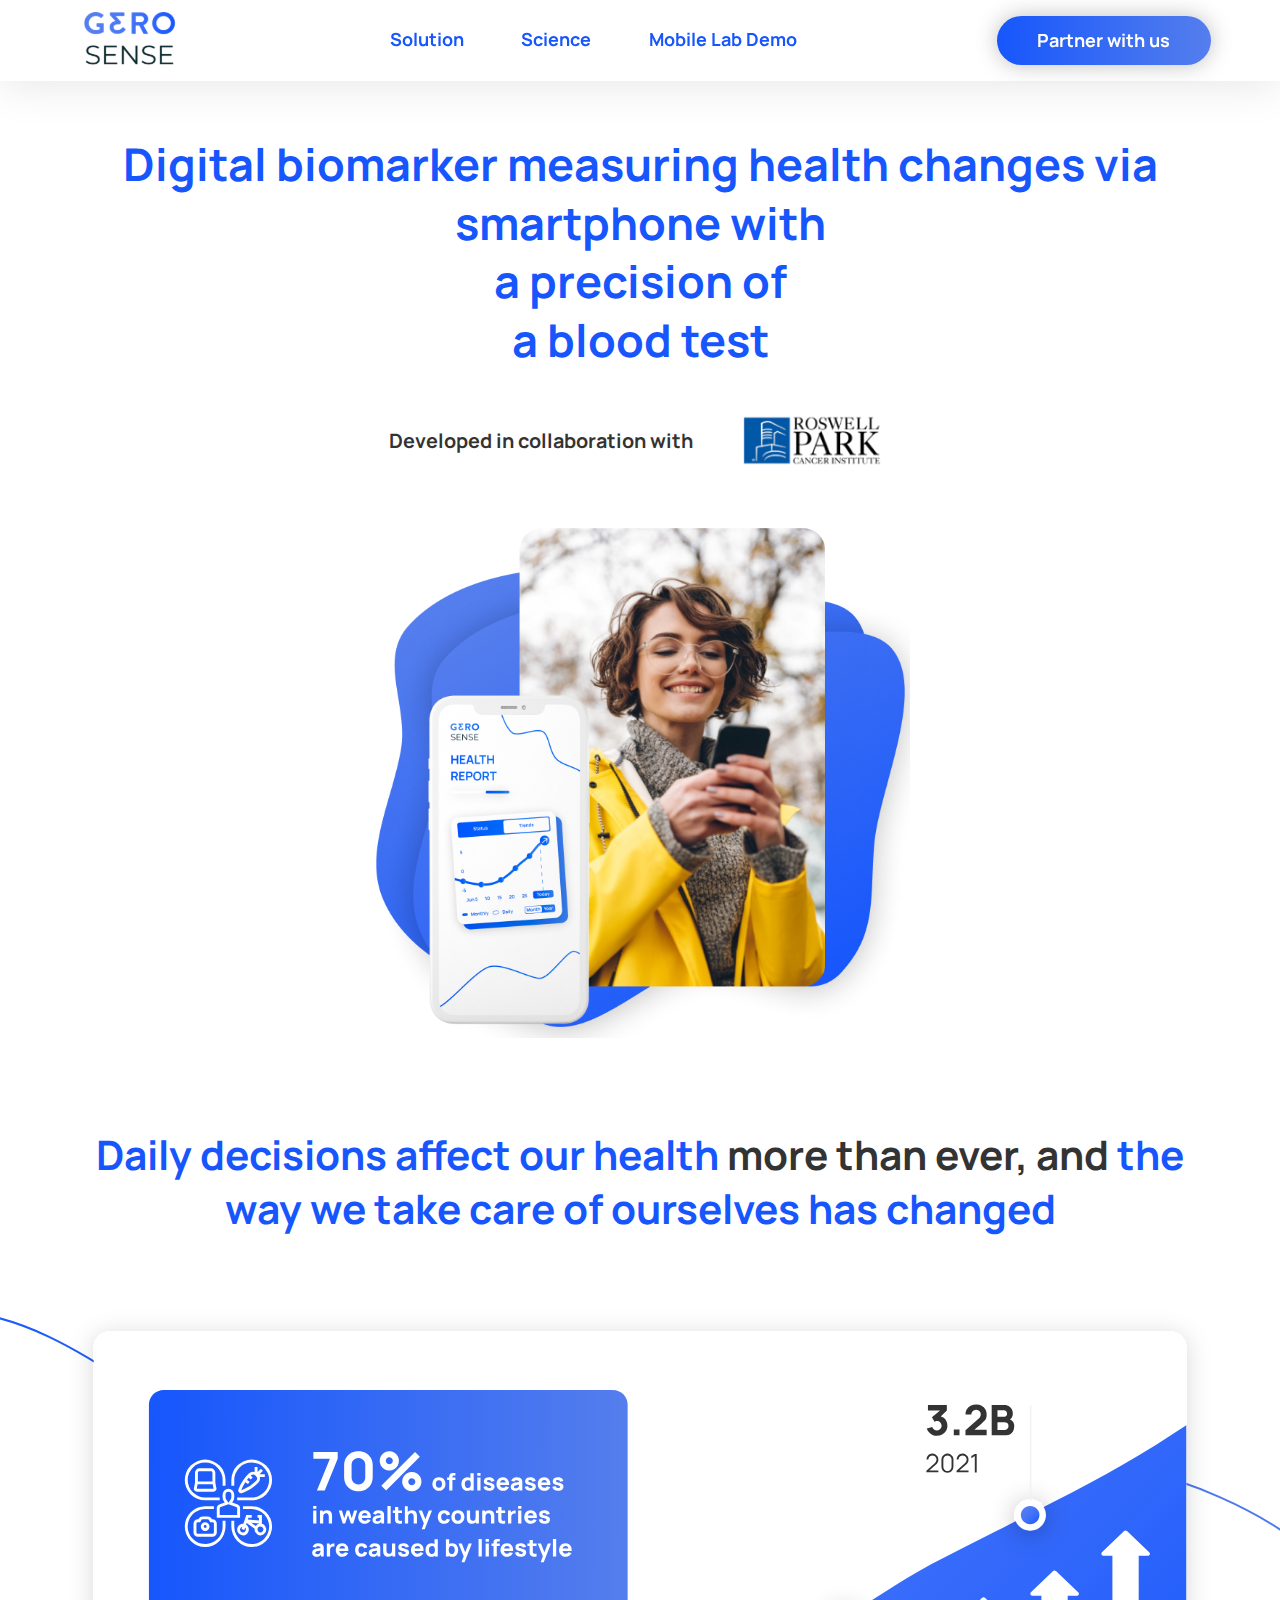
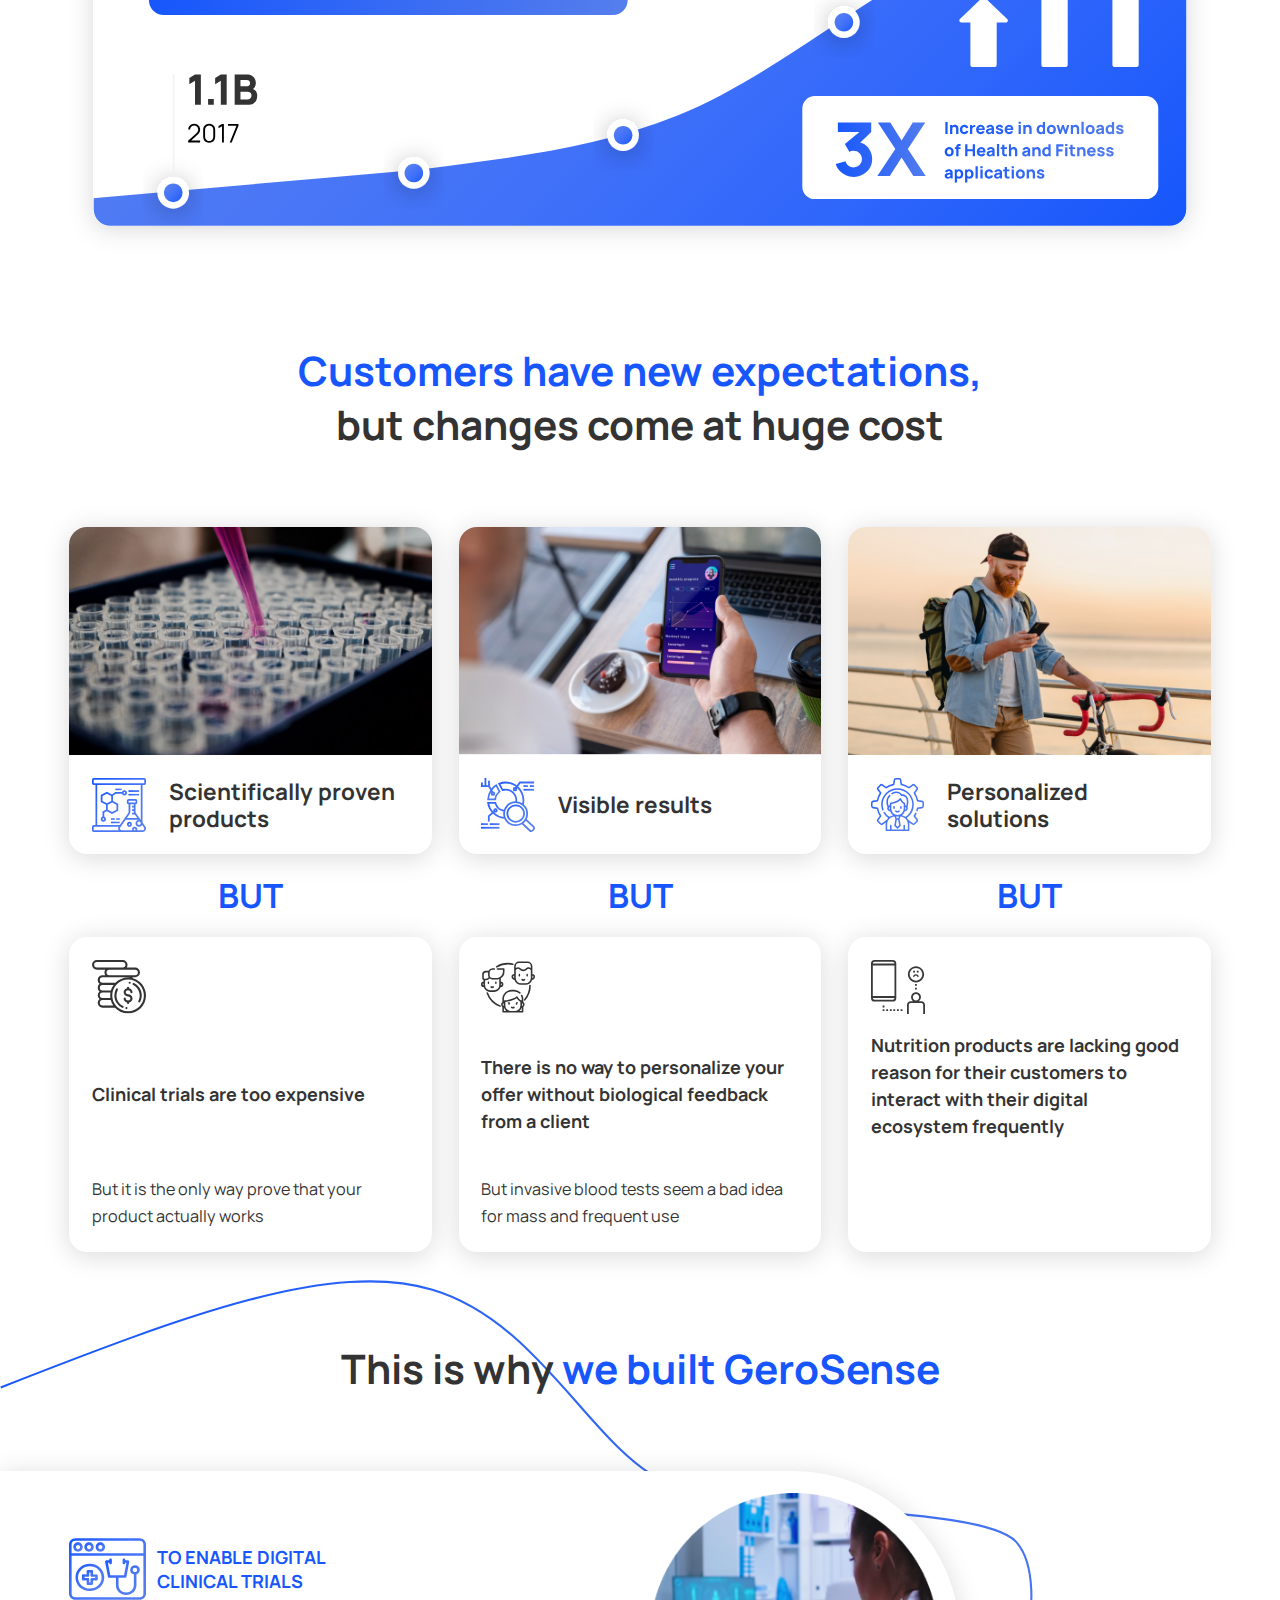
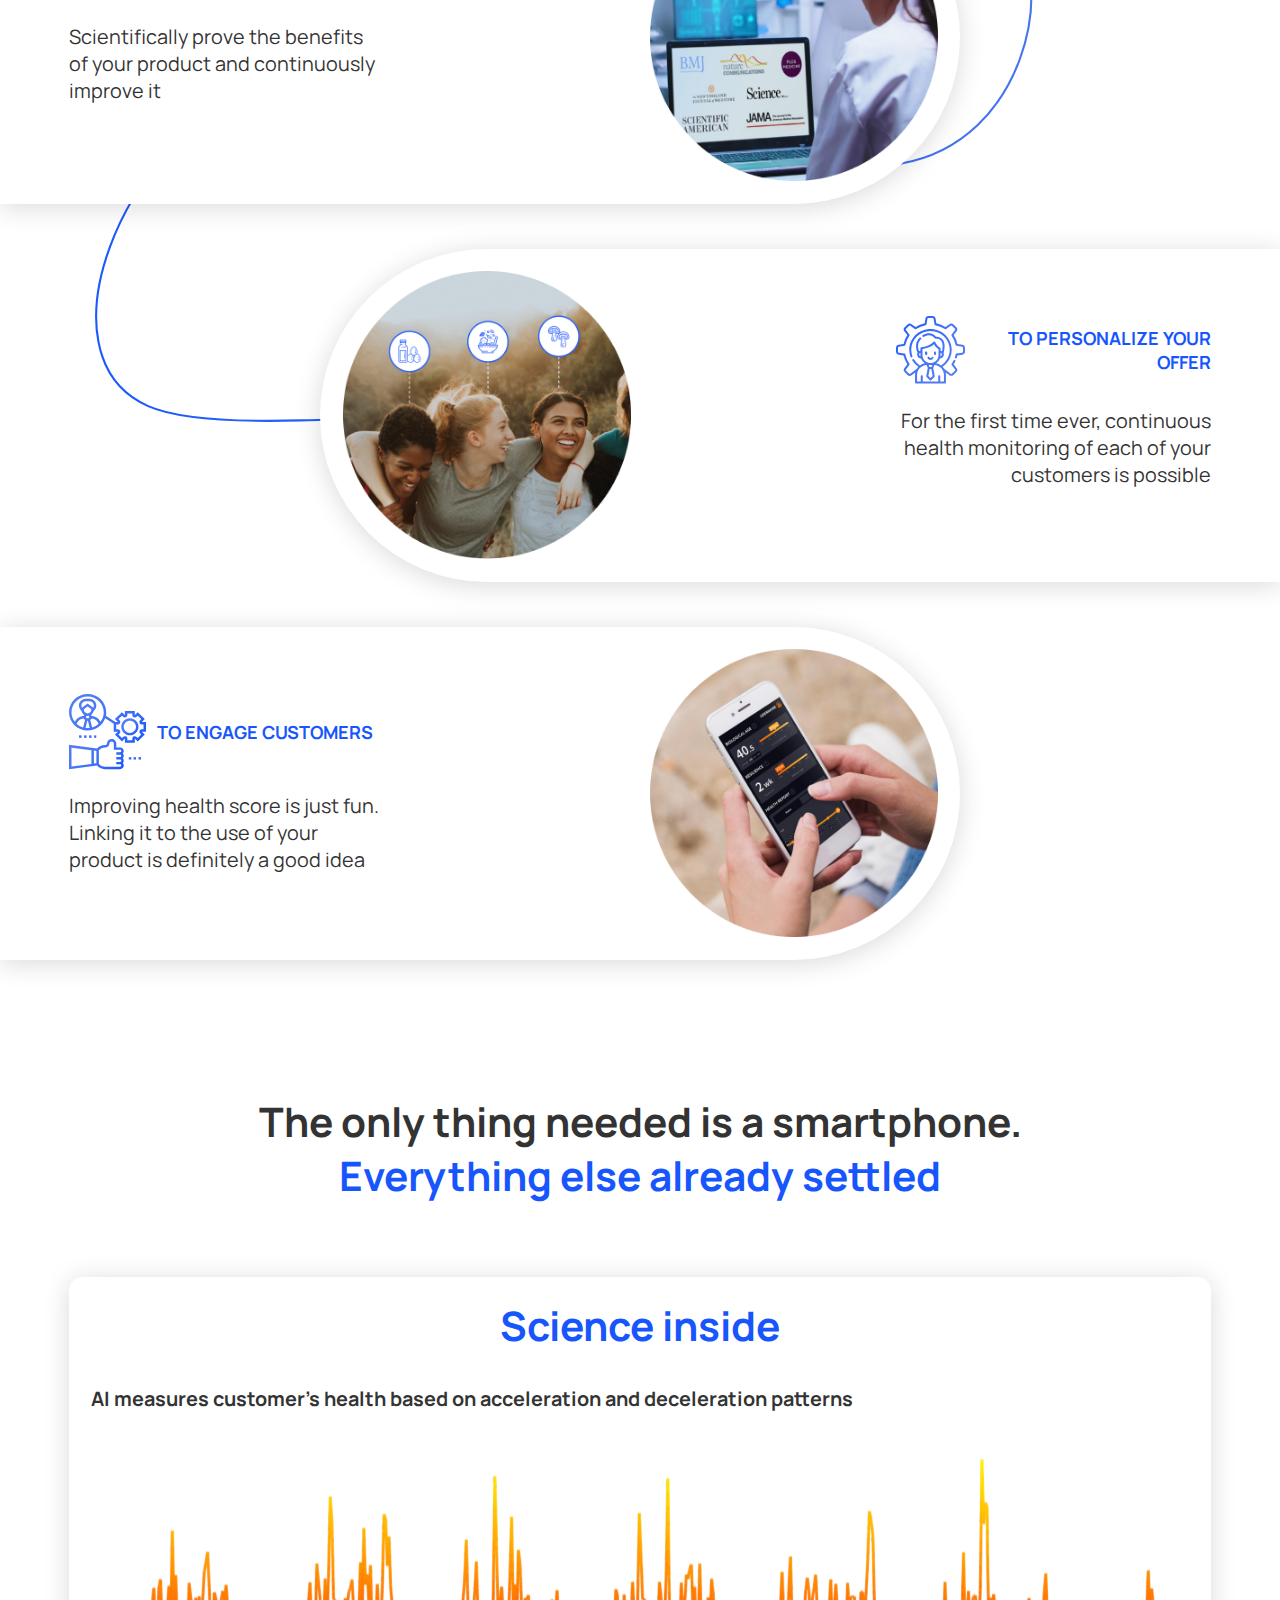
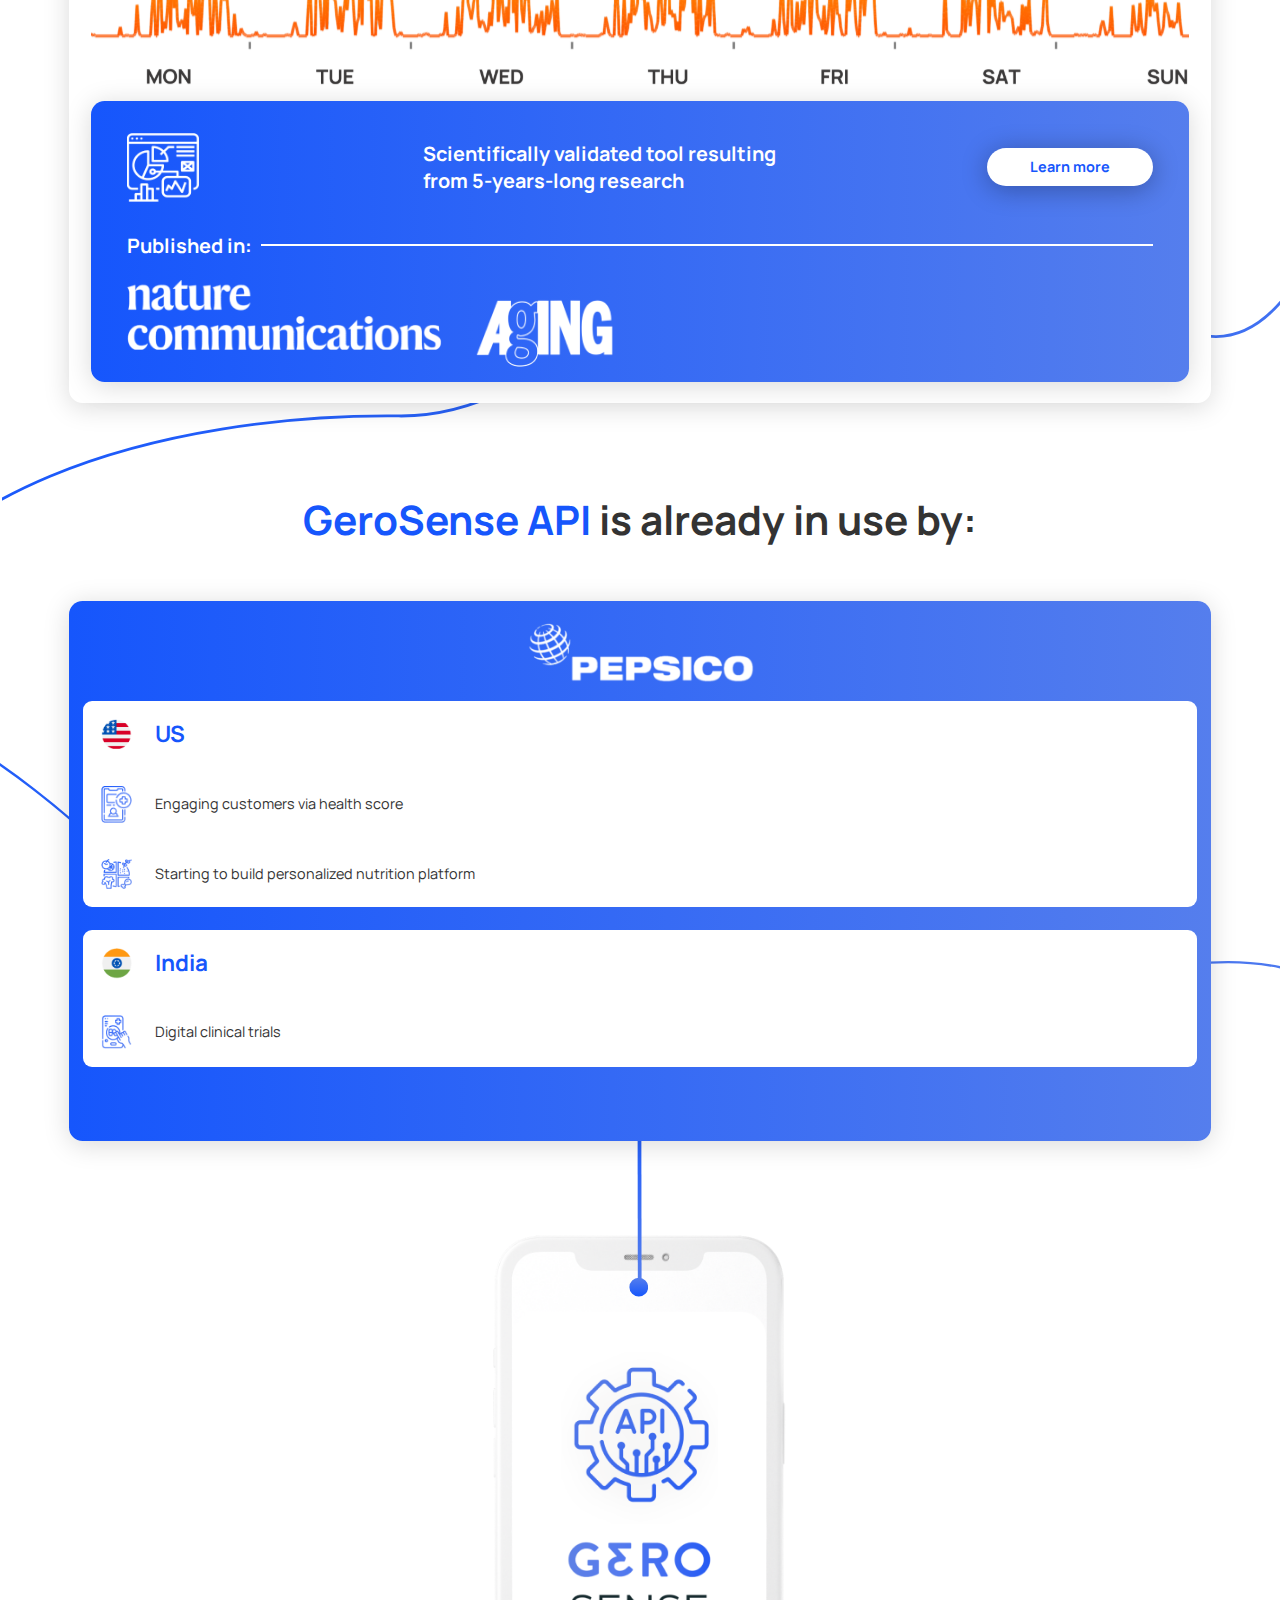
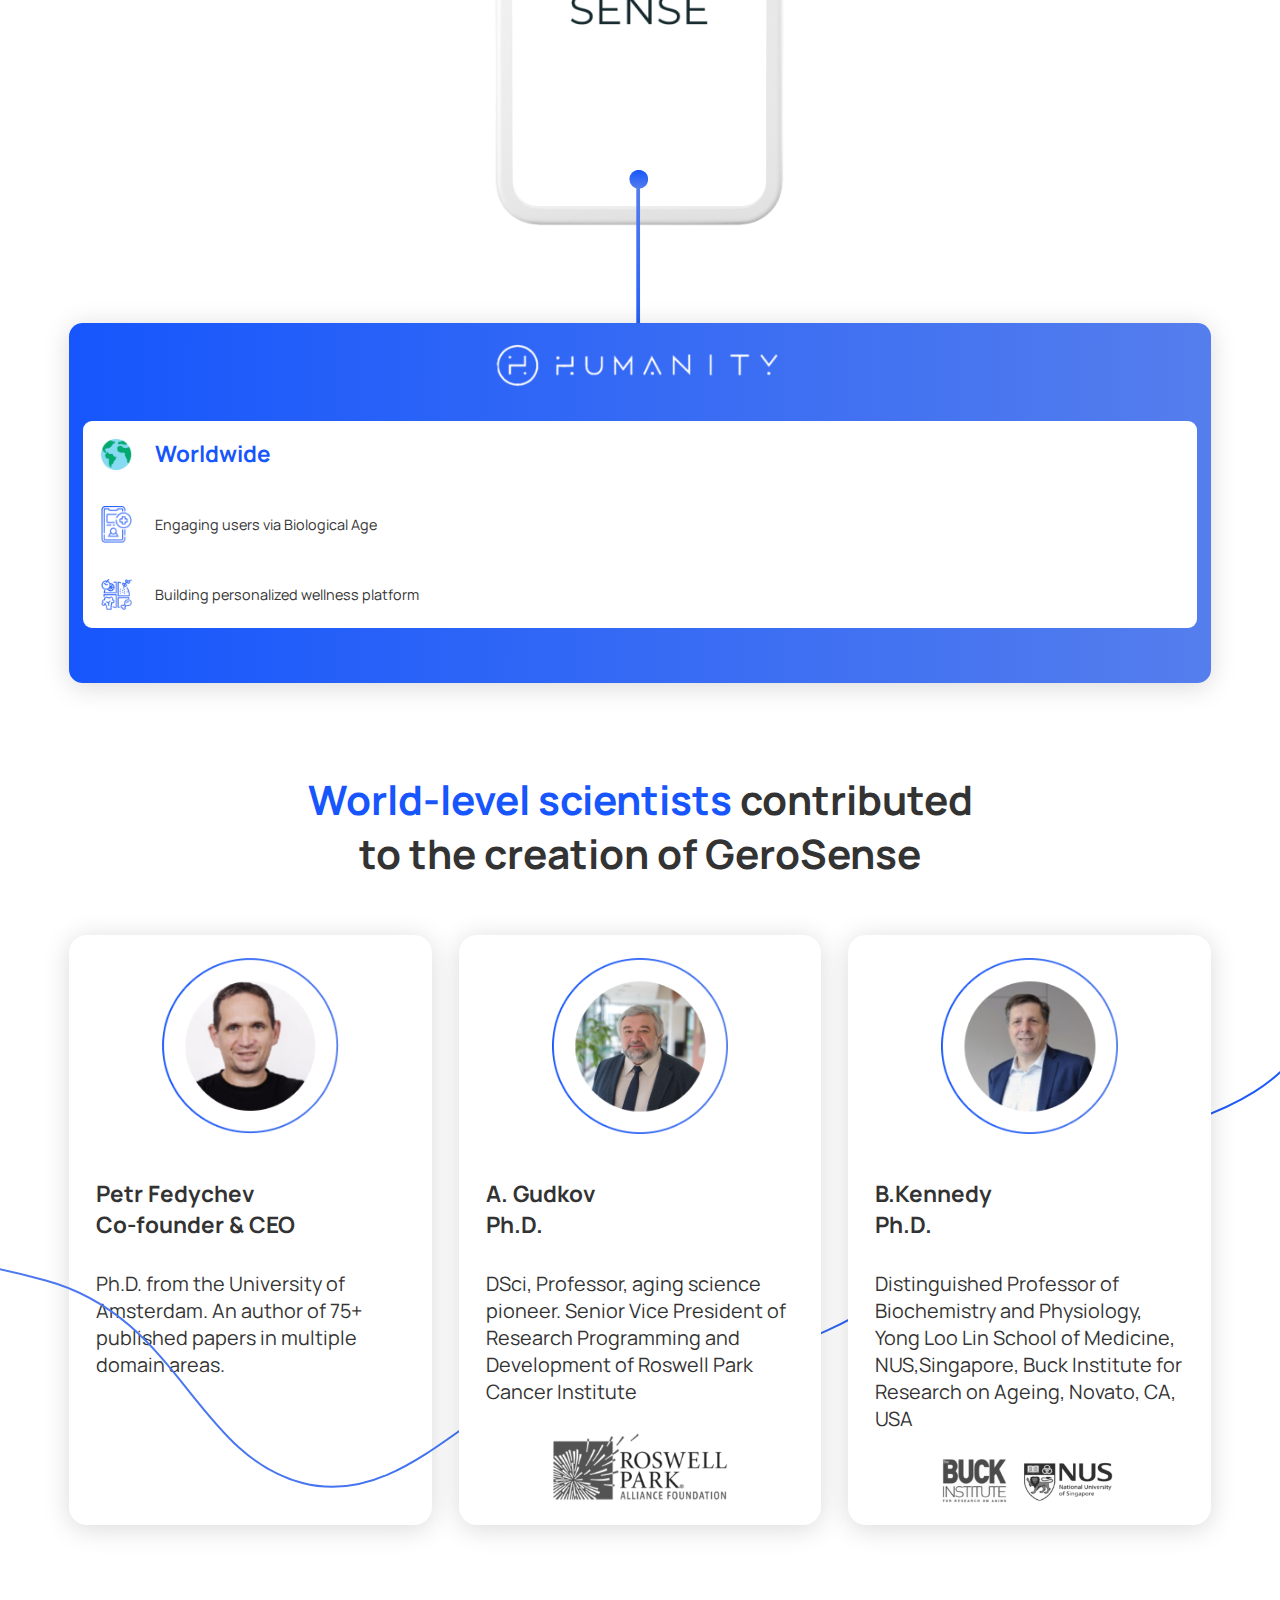
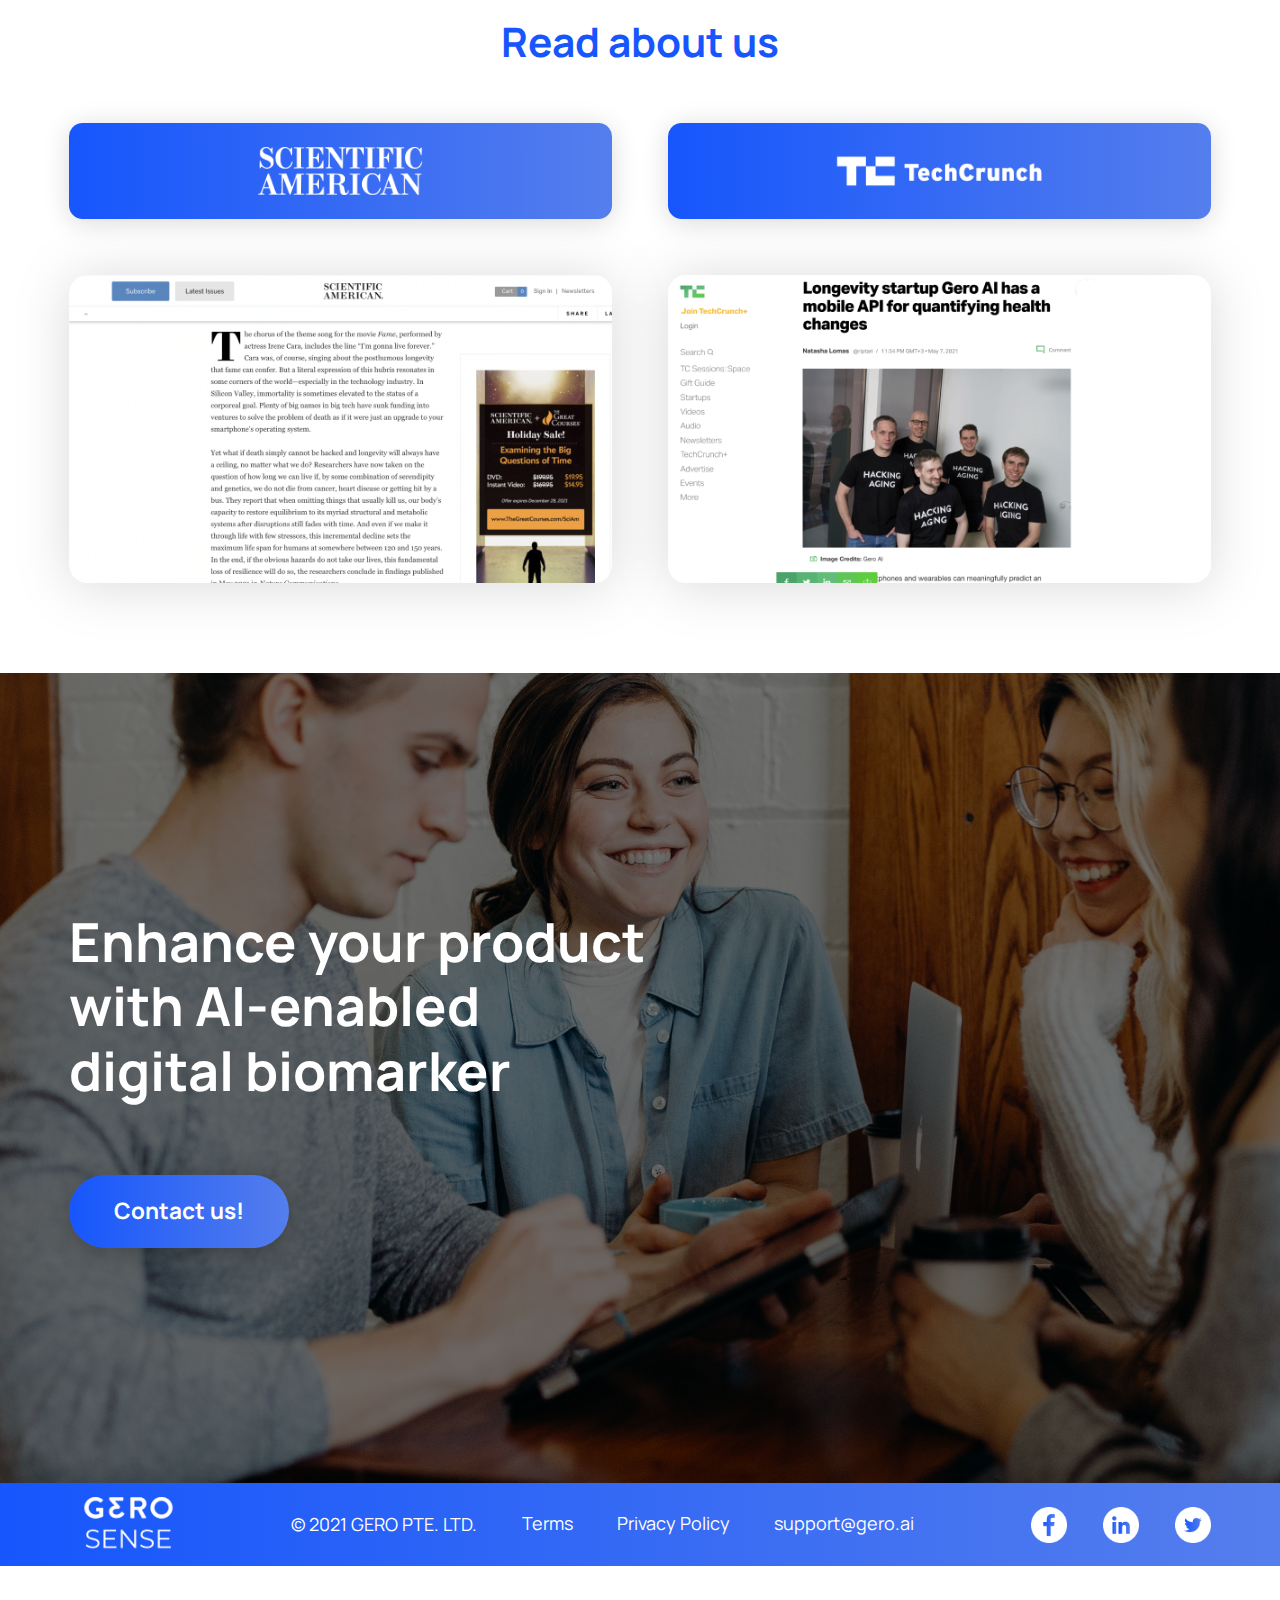
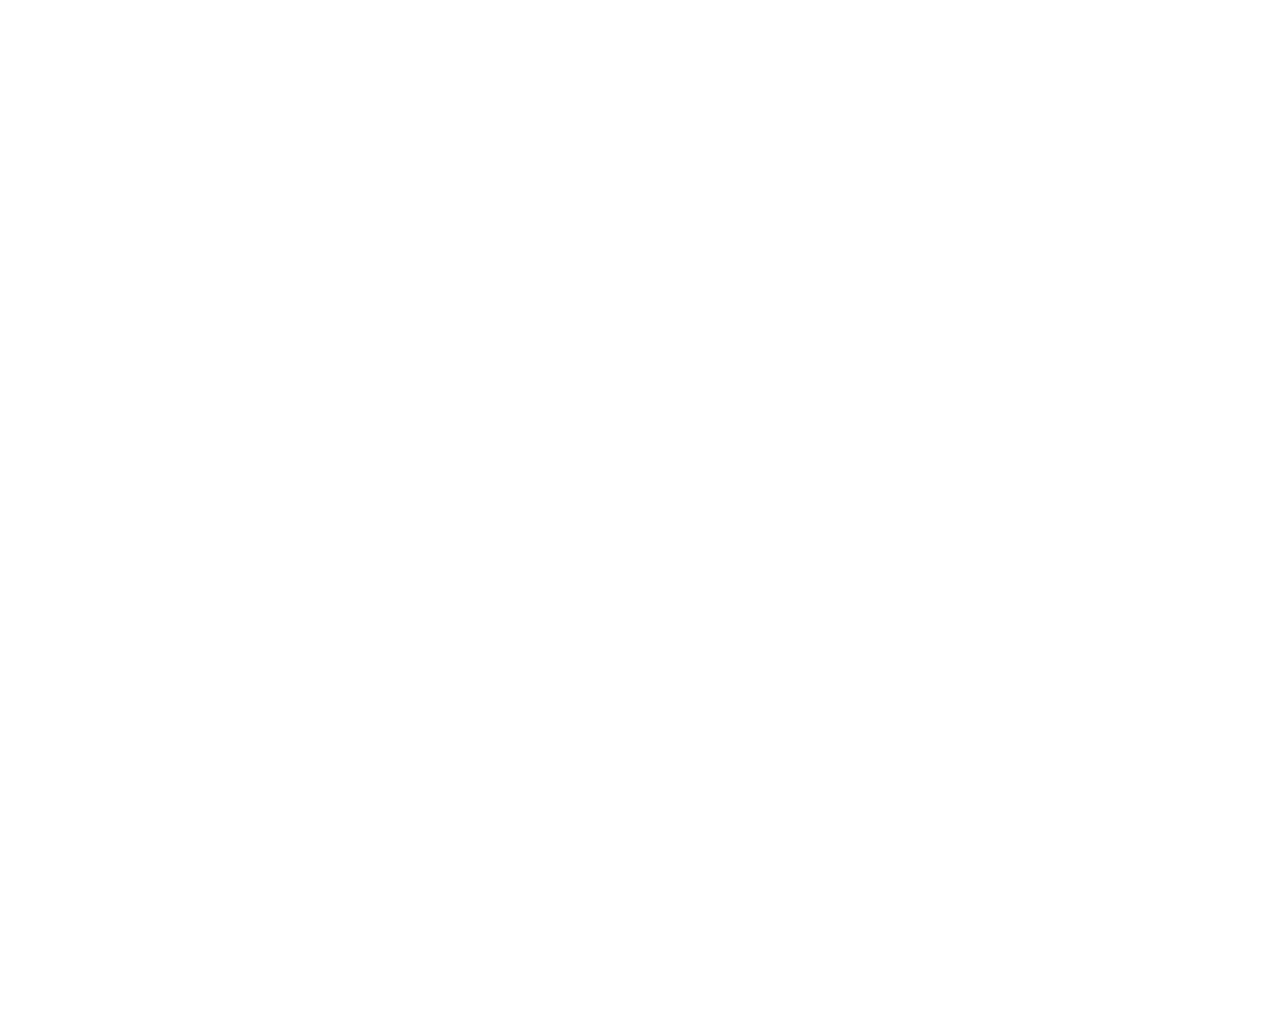
<file: index.html>
<!DOCTYPE html>
<html>
	<head>
		<title>Homepage</title>
		<meta charset="UTF-8">
		<meta name="format-detection" content="telephone=no">
		<link rel="icon" type="image/svg+xml" href="img/fav.svg" />
		<meta name="viewport" content="width=device-width, initial-scale=1.0">
		<!-- <link rel="stylesheet" href="fonts/css/all.min.css"> 
		<link rel="stylesheet" href="fonts/css/duotone.min.css"> 
		<link rel="stylesheet" href="fonts/css/fontawesome.min.css"> -->
		<link rel="stylesheet" href="css/style.min.css?v=1.0.7">
		<link href="https://fonts.googleapis.com/css2?family=Manrope:wght@400;700;800&display=swap" rel="stylesheet">
		
	</head>
	<body>
<div class="wrapper">
	<main class="page">
		<section class="hero-section">
			<header class="header">
	<a href="index.html" class="header__logo">
		<img src="img/header-logo.svg" alt="logo">
	</a>
	<ul class="header__menu">
		<li><a href="index.html" class="header__menu-link">Solution</a></li>
		<li><a href="science-inside.html" class="header__menu-link">Science </a></li>
		<li><a href="app-demo.html" class="header__menu-link">Mobile Lab Demo</a></li>
	</ul>
	<a href="#popup" class="button">Partner with us</a>
	<div class="icon-menu"><span></span></div>
</header>
				<div class="homepage">
					<div class="container">
						<div class="homepage__biomarker">
							<div class="item-left">
								<h1>Digital biomarker 
									measuring 
									health changes via smartphone 
									with <br> a precision 
									of <br> a blood test
								</h1>
								<p>Developed 
									in collaboration with <img src="img/rosw.png" alt=""></p>
							</div>
							<div class="item-right">
								<img src="img/picture-woman.png" alt="" class="woman">
							</div>
						</div>
					</div>
					<div class="container">
						<div class="homepage__graph">
							<h1><span>Daily decisions affect our health</span> more than ever, and <span>the way we take care of ourselves has changed</span> </h1>
							<img src="img/line.svg" alt="" class="blue-line">
							<div class="graph">
								<img src="img/graph.svg" alt="">
							</div>
						</div>
					</div>
					<div class="container">
						<div class="homepage__customers">
							<h1><span>Customers have new expectations, <br></span> 
								but changes come at huge cost</h1>
							<div class="items">
								<div class="item-1">
									<div class="item-upper">
										<img src="img/item-1.png" alt="">
										<p><img src="img/picture-1.svg" alt="">Scientifically proven products</p>
									</div>
									<h1>BUT</h1>
									<div class="item-bottom">
										<img src="img/picture-4.svg" alt="">
										<h2>Clinical trials are too expensive</h2>
										<p>But it is the only way prove that your product actually works 
										</p>
									</div>
								</div>
								<div class="item-2">
									<div class="item-upper">
										<img src="img/item-2.png" alt="">
										<p><img src="img/picture-2.svg" alt="">Visible results</p>
									</div>
									<h1>BUT</h1>
									<div class="item-bottom">
										<img src="img/picture-5.svg" alt="">
										<h2>There is no way to personalize your offer without biological feedback from a client</h2>
										<p>But invasive blood tests seem a bad idea for mass and frequent use
										</p>
									</div>
								</div>
								<div class="item-3">
									<div class="item-upper">
										<img src="img/item-3.png" alt="">
										<p><img src="img/picture-3.svg" alt="">Personalized solutions</p>
									</div>
									<h1>BUT</h1>
									<div class="item-bottom-1">
										<img src="img/picture-6.svg" alt="">
										<h2>Nutrition products 
											are lacking good reason for their customers to interact with their digital ecosystem frequently
											</h2>
									</div>
								</div>
							</div>
						</div>
					</div>
					<div class="homepage__built">
						<div class="container">
							<h1>This is why <span>we built GeroSense</span> </h1>
						</div>
						<div class="homepage__built-content">
							<img src="img/line-6.svg" alt="" class="blue-line">
							<div class="item-1">
								<img src="img/built.png" alt="" class="picture-abs">
								<div class="content">
									<img src="img/item-4.png" alt="" class="circle-pct">
									<div class="titles">
										<h2>
											<img src="img/picture-9.svg" alt="">
											To enable digital clinical trials
										</h2>
										<p>Scientifically prove 
											the benefits of your 
											product and continuously improve it</p>
									</div>
								</div>
							</div>
							<div class="item-2">
								<div class="content">
									<div class="titles">
										<h2>
											<img src="img/picture-11.svg" alt="">
											To personalize your offer
										</h2>
										<p>For the first time ever, 
											continuous health monitoring 
											of each of your customers 
											is possible</p>
									</div>
									<img src="img/item-6.png" alt="" class="circle-pct">
								</div>
							</div>
							<div class="item-3">
								<div class="content">
									<div class="titles">
										<h2>
											<img src="img/picture-10.svg" alt="">
											To engage customers
										</h2>
										<p>Improving health score 
											is just fun. Linking it 
											to the use of your product 
											is definitely a good idea</p>
									</div>
									<img src="img/item-5.png" alt="" class="circle-pct">
								</div>
							</div>
						</div>
					</div>
					
					<div class="container">
						<div class="homepage__smartphone">
							<h1>The only thing needed is a smartphone. <br> <span>Everything else already settled</span></h1>
							<div class="homepage__smartphone-inner">
								<img src="img/phone-3.png" alt="" class="phone">
								<h1>Science inside</h1>
								<h2>AI measures customer’s health based
									on acceleration and deceleration patterns
								</h2>
								<img src="img/graph-week.svg" alt="" class="week">
								<img src="img/line-3.svg" alt="" class="blue-line">
								<div class="item">
									<div class="row-1">
										<img src="img/row-1.png" alt="">
										<p>Scientifically validated tool resulting <br> from 5-years-long research</p>
										<a href="science-inside.html" class="button">Learn more</a>
									</div>
									<div class="row-2">
										<p>Published in:</p>
										<div class="line"></div>
									</div>
									<div class="row-3">
										<img src="img/nature.png" alt="" class="nature">
										<img src="img/aging.png" alt="" class="aqing">
									</div>
								</div>
							</div>
						</div>
					</div>
					<div class="container">
						<div class="homepage__api">
							<img src="img/line-4.svg" alt="" class="blue-line">
							<h1> <span>GeroSense API</span>  is already in use by:</h1>
							<div class="homepage__api-items">
								<a href="https://techcrunch.com/2021/05/07/longevity-startup-gero-ai-has-a-mobile-api-for-quantifying-health-changes/">
									<div class="item-1">
										<img src="img/pepsico.png" alt="" class="pepsico">
										<div class="item">
											<div class="row-1">
												<img src="img/us.png" alt="">
												<h2>US</h2>
											</div>
											<div class="row-1">
												<img src="img/picture-7.png" alt="">
												<p>Engaging customers 
													via health score
													</p>
											</div>
											<div class="row-1">
												<img src="img/picture-8.png" alt="">
												<p>Starting to build personalized nutrition platform</p>
											</div>
										</div>
										<div class="item">
											<div class="row-1">
												<img src="img/ind.png" alt="">
												<h2>India</h2>
											</div>
											<div class="row-1">
												<img src="img/indd.png" alt="">
												<p>Digital clinical trials</p>
											</div>
										</div>
									</div>
								</a>
								<div class="phone-item">
									<img src="img/phone-2.png" alt="" class="gero-phone">
									<img src="img/arrow.svg" alt="" class="arrow">
									<img src="img/arrow-2.svg" alt="" class="arrow-2">
								</div>
								<a href="https://techcrunch.com/2021/05/07/longevity-startup-gero-ai-has-a-mobile-api-for-quantifying-health-changes/">
									<div class="item-2">
										<img src="img/humanity.png" alt="" class="humanity">
										<div class="item">
											<div class="row-1">
												<img src="img/worldwide.png" alt="">
												<h2>Worldwide</h2>
											</div>
											<div class="row-1">
												<img src="img/picture-7.png" alt="">
												<p>Engaging users via Biological Age</p>
											</div>
											<div class="row-1">
												<img src="img/picture-8.png" alt="">
												<p>Building personalized wellness platform</p>
											</div>
										</div>
									</div>
								</a>
							</div>
						</div>
					</div>
					<div class="container">
						<div class="homepage__world">
							<h1><span>World-level scientists</span> contributed <br> to the creation of GeroSense</h1>
							<div class="items">
								<div class="item">
									<img src="img/sci-1.png" alt="">
									<h2>Petr Fedychev <br>
										Co-founder & CEO</h2>
									<p>Ph.D. from the University 
										of Amsterdam. An author 
										of 75+ published papers 
										in multiple domain areas.
									</p>
								</div>
								<img src="img/line-5.svg" alt="" class="blue-line">
								<div class="item-2">
									<img src="img/sci-2.png" alt="">
									<h2>A. Gudkov <br>
										Ph.D.</h2>
									<p>DSci, Professor, aging science pioneer. Senior Vice President of Research Programming  and Development of Roswell 
										Park Cancer Institute</p>
									<img src="img/roswell.png" alt="" class="roswell">
								</div>
								<div class="item-3">
									<img src="img/sci-3.png" alt="">
									<h2>B.Kennedy <br>
										Ph.D.
										</h2>
									<p>Distinguished Professor 
										of Biochemistry and Physiology, Yong Loo Lin School of Medicine, NUS,Singapore, Buck Institute for Research on Ageing, Novato, CA, USA</p>
									<img src="img/buck.png" alt="" class="buck">
								</div>
							</div>
						</div>
					</div>
					<div class="container">
						<div class="homepage__read">
							<h1><span>Read about us</span></h1>
							<div class="homepage__read-grid">
								<div class="item">
									<a href="https://techcrunch.com/2021/05/07/longevity-startup-gero-ai-has-a-mobile-api-for-quantifying-health-changes/">
										<div class="item-upper">
											<img src="img/scientific.png" alt="" class="scientific">
										</div>
									</a>
									<a href="https://techcrunch.com/2021/05/07/longevity-startup-gero-ai-has-a-mobile-api-for-quantifying-health-changes/">
										<div class="item-bottom" style="background-image: url(img/screenshot.png);">
											<div class="item-bottom-content">
												<img src="img/eye.png" alt="">
												<a class="button" href="https://www.scientificamerican.com/article/humans-could-live-up-to-150-years-new-research-suggests/#">Read more</a>
											</div>
										</div>
									</a>
								</div>
								<div class="item">
									<a href="https://techcrunch.com/2021/05/07/longevity-startup-gero-ai-has-a-mobile-api-for-quantifying-health-changes/">
										<div class="item-upper">
											<img src="img/tech.png" alt="" class="tech">
										</div>
									</a>
									<a href="https://techcrunch.com/2021/05/07/longevity-startup-gero-ai-has-a-mobile-api-for-quantifying-health-changes/">
										<div class="item-bottom" style="background-image: url(img/screenshot-1.png);">
											<div class="item-bottom-content">
												<img src="img/eye.png" alt="">
												<a class="button" href="https://techcrunch.com/2021/05/07/longevity-startup-gero-ai-has-a-mobile-api-for-quantifying-health-changes/">Read more</a>
											</div>
										</div>
									</a>
								</div>
							</div>
						</div>
					</div>
					<div id="popup" class="popup">
						<div class="popup__body">
							<div class="popup__content">
								<a href="#partner" class="popup__close"><img src="img/close.png" alt=""></a>
								<div class="popup__title">
									<h1>Contact us</h1>
								</div>
								<div class="popup__inputs">
									<p>Company</p>
									<input id="Company" name="Company" type="text" placeholder="" required="">
									<p>Name</p>
									<input id="Name" name="Name" type="text" placeholder="" required="">
									<p>E-mail</p>
									<input id="E-mail" name="E-mail" type="text" placeholder="" required="">
									<p>Message</p>
									<textarea name="" id="letter" placeholder="" cols="30" rows="10" class="cover-letter"></textarea>
									<a href="#partner" class="button">Submit</a>
									<p class="policy">By clicking the button you agree our <span><a href="https://gerosense.ai/privacy">Privacy Policy</a></span></p>
								</div>
							</div>
						</div>
					</div>
					<div class="footer__upper" style="background-image: url(img/footer-bg.png);">
						<a name="partner"></a>
						<div class="container">
							<div class="inner">
								<h1>Enhance your product <br> with AI-enabled <br> digital biomarker</h1>
								<a href="#popup" class="button">Contact us!</a>
							</div>
						</div>
					</div>
				</div>
		</section>
	</main>
		<footer class="footer">
			
			<div class="footer__menu">
				<img src="img/footer-logo.png" alt="" class="logo">
				<div class="footer__menu-links">
					<div class="footer__menu-link">© 2021 GERO PTE. LTD.</div>
					<div><a href="https://gerosense.ai/terms" class="footer__menu-link">Terms</a></div>
					<div><a href="https://gerosense.ai/privacy" class="footer__menu-link">Privacy Policy</a></div>
					<div><a href="#" class="footer__menu-link">support@gero.ai</a></div>
				</div>
				<div class="networks">
					<a href="https://www.facebook.com/geroscience"><img src="img/face.png" alt=""></a>
					<a href="https://www.linkedin.com/company/gero/"><img src="img/in.png" alt=""></a>
					<a href="https://twitter.com/hacking_aging"><img src="img/twit.png" alt=""></a>
				</div>
			</div>
		</footer>
	
	<script src="js/app.min.js?v=1.0.7"></script>
	</div>
</body>
</html>
</file>
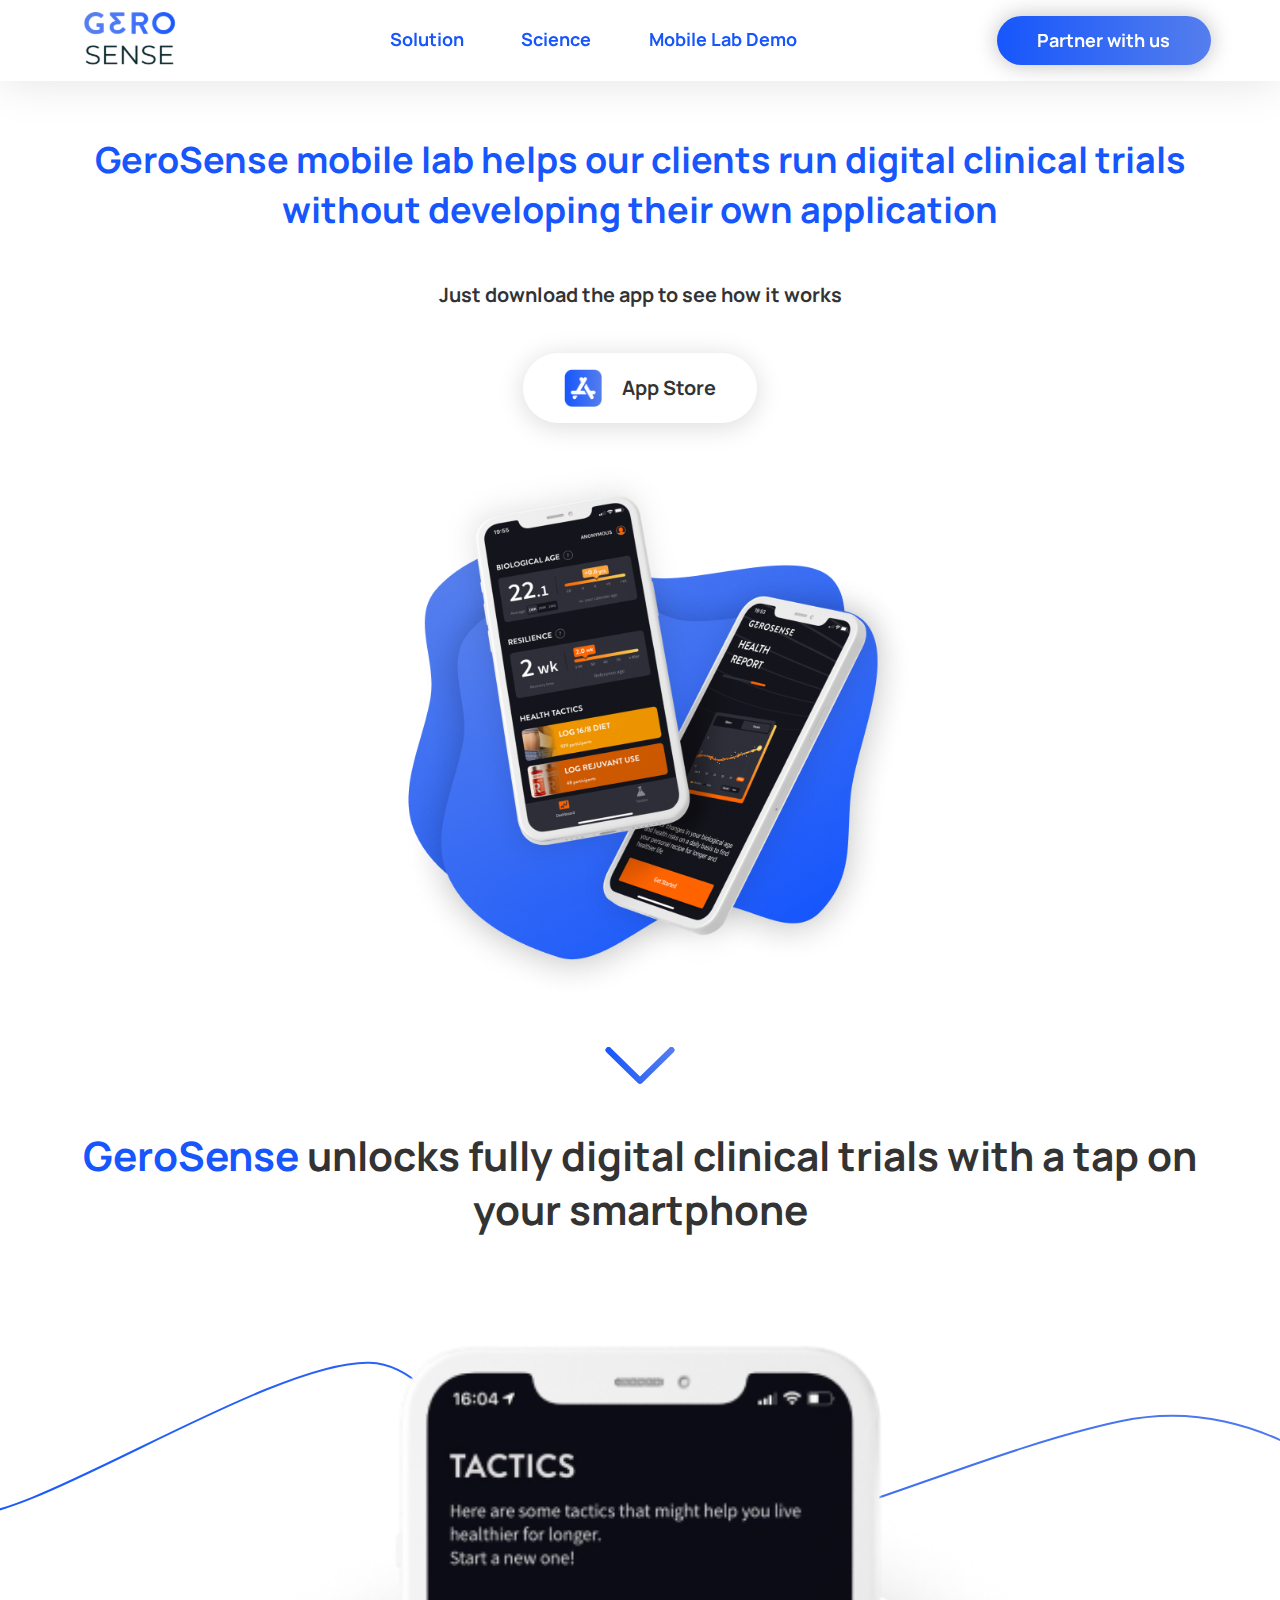
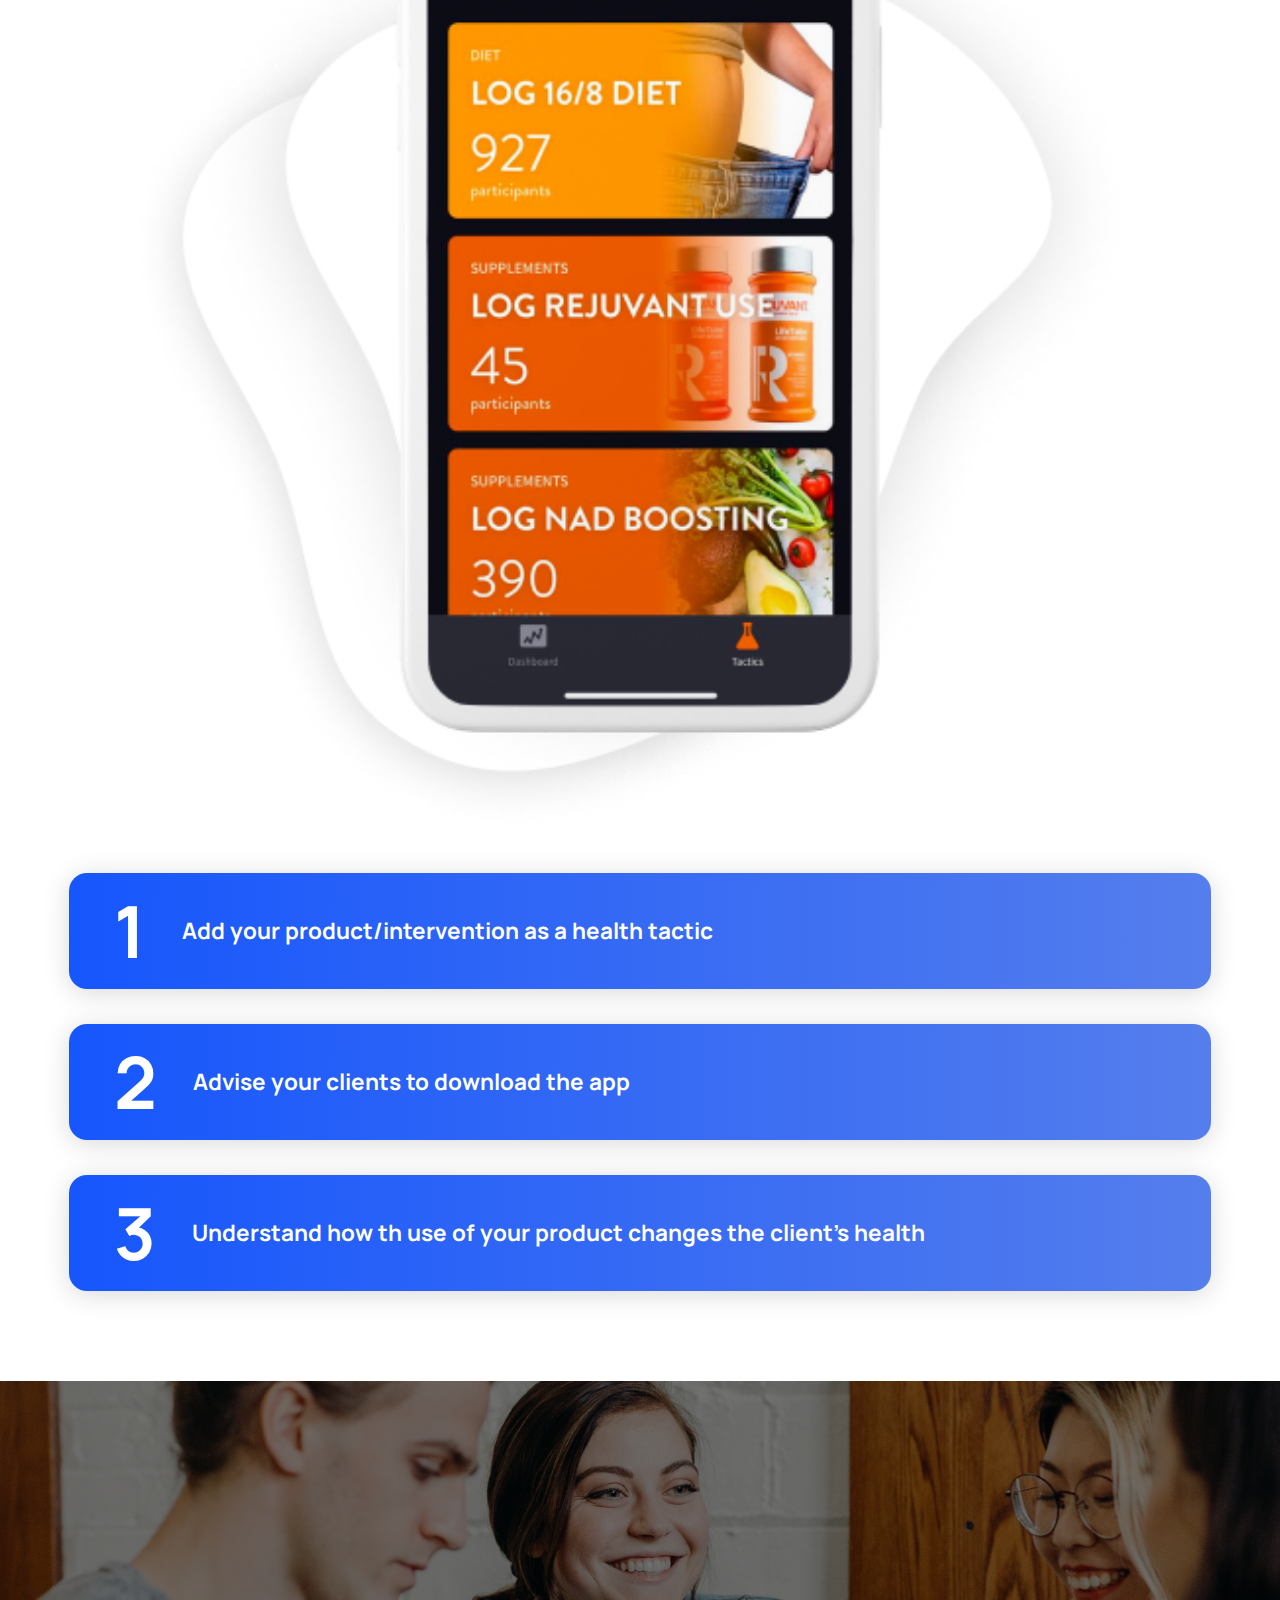
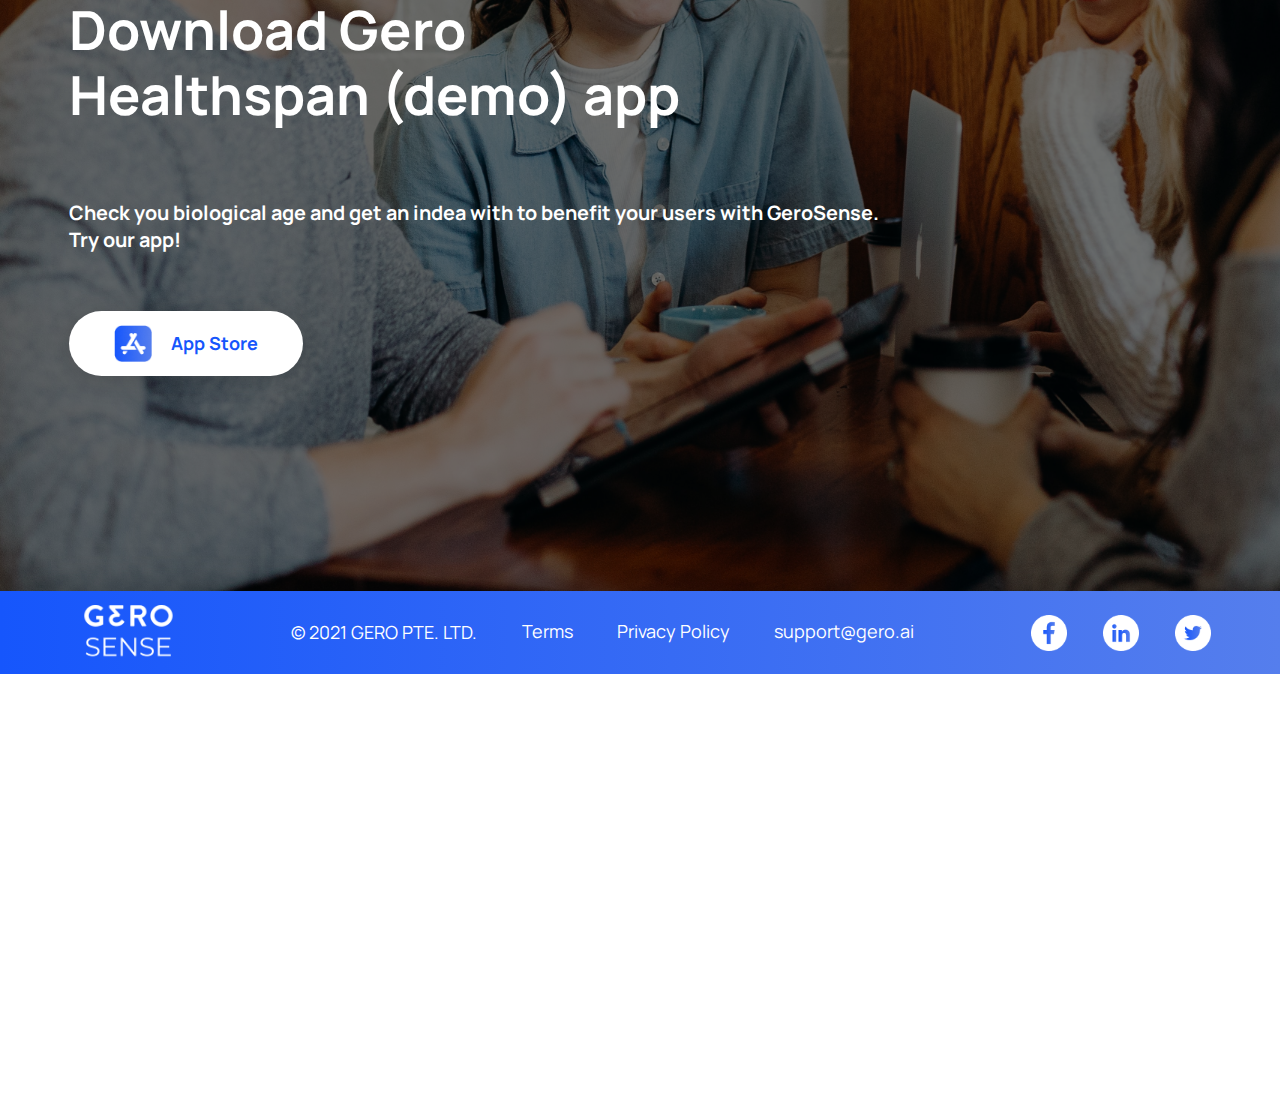
<file: app-demo.html>
<!DOCTYPE html>
<html>
	<head>
		<title>App Demo</title>
		<meta charset="UTF-8">
		<meta name="format-detection" content="telephone=no">
		<link rel="icon" type="image/svg+xml" href="img/fav.svg" />
		<meta name="viewport" content="width=device-width, initial-scale=1.0">
		<!-- <link rel="stylesheet" href="fonts/css/all.min.css"> 
		<link rel="stylesheet" href="fonts/css/duotone.min.css"> 
		<link rel="stylesheet" href="fonts/css/fontawesome.min.css"> -->
		<link rel="stylesheet" href="css/style.min.css?v=1.0.7">
		<link href="https://fonts.googleapis.com/css2?family=Manrope:wght@400;700;800&display=swap" rel="stylesheet">
		
	</head>
	<body>
    <div class="wrapper">
        <main class="page">
            <section class="hero-section">
                <header class="header">
	<a href="index.html" class="header__logo">
		<img src="img/header-logo.svg" alt="logo">
	</a>
	<ul class="header__menu">
		<li><a href="index.html" class="header__menu-link">Solution</a></li>
		<li><a href="science-inside.html" class="header__menu-link">Science </a></li>
		<li><a href="app-demo.html" class="header__menu-link">Mobile Lab Demo</a></li>
	</ul>
	<a href="#popup" class="button">Partner with us</a>
	<div class="icon-menu"><span></span></div>
</header>
                <div class="container">
                    <div class="app">
                        <div class="app__download">
							<div class="item-left">
								<h1>GeroSense mobile lab helps our clients run digital clinical trials without developing their own application
								</h1>
								<p>Just download the app to see how it works</p>
                                <a href="https://apps.apple.com/us/app/gero-bioage-healthy-habits/id1222911907" class="button"><span><img src="img/app-store.png" alt=""></span>App Store</a>
							</div>
							<div class="item-right">
								<img src="img/app.png" alt="" class="app-picture">
							</div>
						</div>
                        <a href="app__trials" class="anchor">
                            <div class="app__arrow">
                                <img src="img/app-arrow.svg" alt="">
                             </div>
                        </a>
                        <div class="app__trials">
                            <a class="anchor" name="trials"></a>
                            <h1>
                                <span>GeroSense</span> unlocks fully digital clinical trials with a tap on your smartphone 
                            </h1>
                            <div class="app__trials-grid">
                                <img src="img/line-7.svg" alt="" class="blue-line">
                                <div class="item-left">
                                    <img src="img/trials.png" alt="">
                                </div>
                                <div class="item-right">
                                    <div class="item">
                                        <h1>1</h1>
                                        <h2>Add your product/intervention as a health tactic</h2>
                                    </div>
                                    <div class="item">
                                        <h1>2</h1>
                                        <h2>Advise your clients to download the app</h2>
                                    </div>
                                    <div class="item">
                                        <h1>3</h1>
                                        <h2>Understand how th use of your product changes the client’s health</h2>
                                    </div>
                                </div>
                            </div>
                        </div>
                    </div>
                    <div id="popup" class="popup">
                        <div class="popup__body">
                            <div class="popup__content">
                                <a href="#partner" class="popup__close"><img src="img/close.png" alt=""></a>
                                <div class="popup__title">
                                    <h1>Contact us</h1>
                                </div>
                                <div class="popup__inputs">
                                    <p>Company</p>
                                    <input id="Company" name="Company" type="text" placeholder="" required="">
                                    <p>Name</p>
                                    <input id="Name" name="Name" type="text" placeholder="" required="">
                                    <p>E-mail</p>
                                    <input id="E-mail" name="E-mail" type="text" placeholder="" required="">
                                    <p>Message</p>
                                    <textarea name="" id="letter" placeholder="" cols="30" rows="10" class="cover-letter"></textarea>
                                    <a href="#partner" class="button">Submit</a>
                                    <p class="policy">By clicking the button you agree our <span><a href="https://gerosense.ai/privacy">Privacy Policy</a></span></p>
                                </div>
                            </div>
                        </div>
                    </div>
                </div>
                <div class="footer__upper" style="background-image: url(img/footer-bg.png);">
                    <a name="partner"></a>
                    <div class="container">
                        <div class="inner">
                            <h1>Download Gero <br> Healthspan (demo) app </h1>
                            <p>Check you biological age and get an indea with to benefit your users with GeroSense. <br> Try our app!</p>
                            <a href="https://apps.apple.com/us/app/gero-bioage-healthy-habits/id1222911907" class="button-app"><span><img src="img/app-store.png" alt=""></span>App Store</a>
                        </div>
                    </div>
                </div>
            </section>
        </main>
    		<footer class="footer">
			
			<div class="footer__menu">
				<img src="img/footer-logo.png" alt="" class="logo">
				<div class="footer__menu-links">
					<div class="footer__menu-link">© 2021 GERO PTE. LTD.</div>
					<div><a href="https://gerosense.ai/terms" class="footer__menu-link">Terms</a></div>
					<div><a href="https://gerosense.ai/privacy" class="footer__menu-link">Privacy Policy</a></div>
					<div><a href="#" class="footer__menu-link">support@gero.ai</a></div>
				</div>
				<div class="networks">
					<a href="https://www.facebook.com/geroscience"><img src="img/face.png" alt=""></a>
					<a href="https://www.linkedin.com/company/gero/"><img src="img/in.png" alt=""></a>
					<a href="https://twitter.com/hacking_aging"><img src="img/twit.png" alt=""></a>
				</div>
			</div>
		</footer>
	
	<script src="js/app.min.js?v=1.0.7"></script>
	</div>
</body>
</html>
</file>
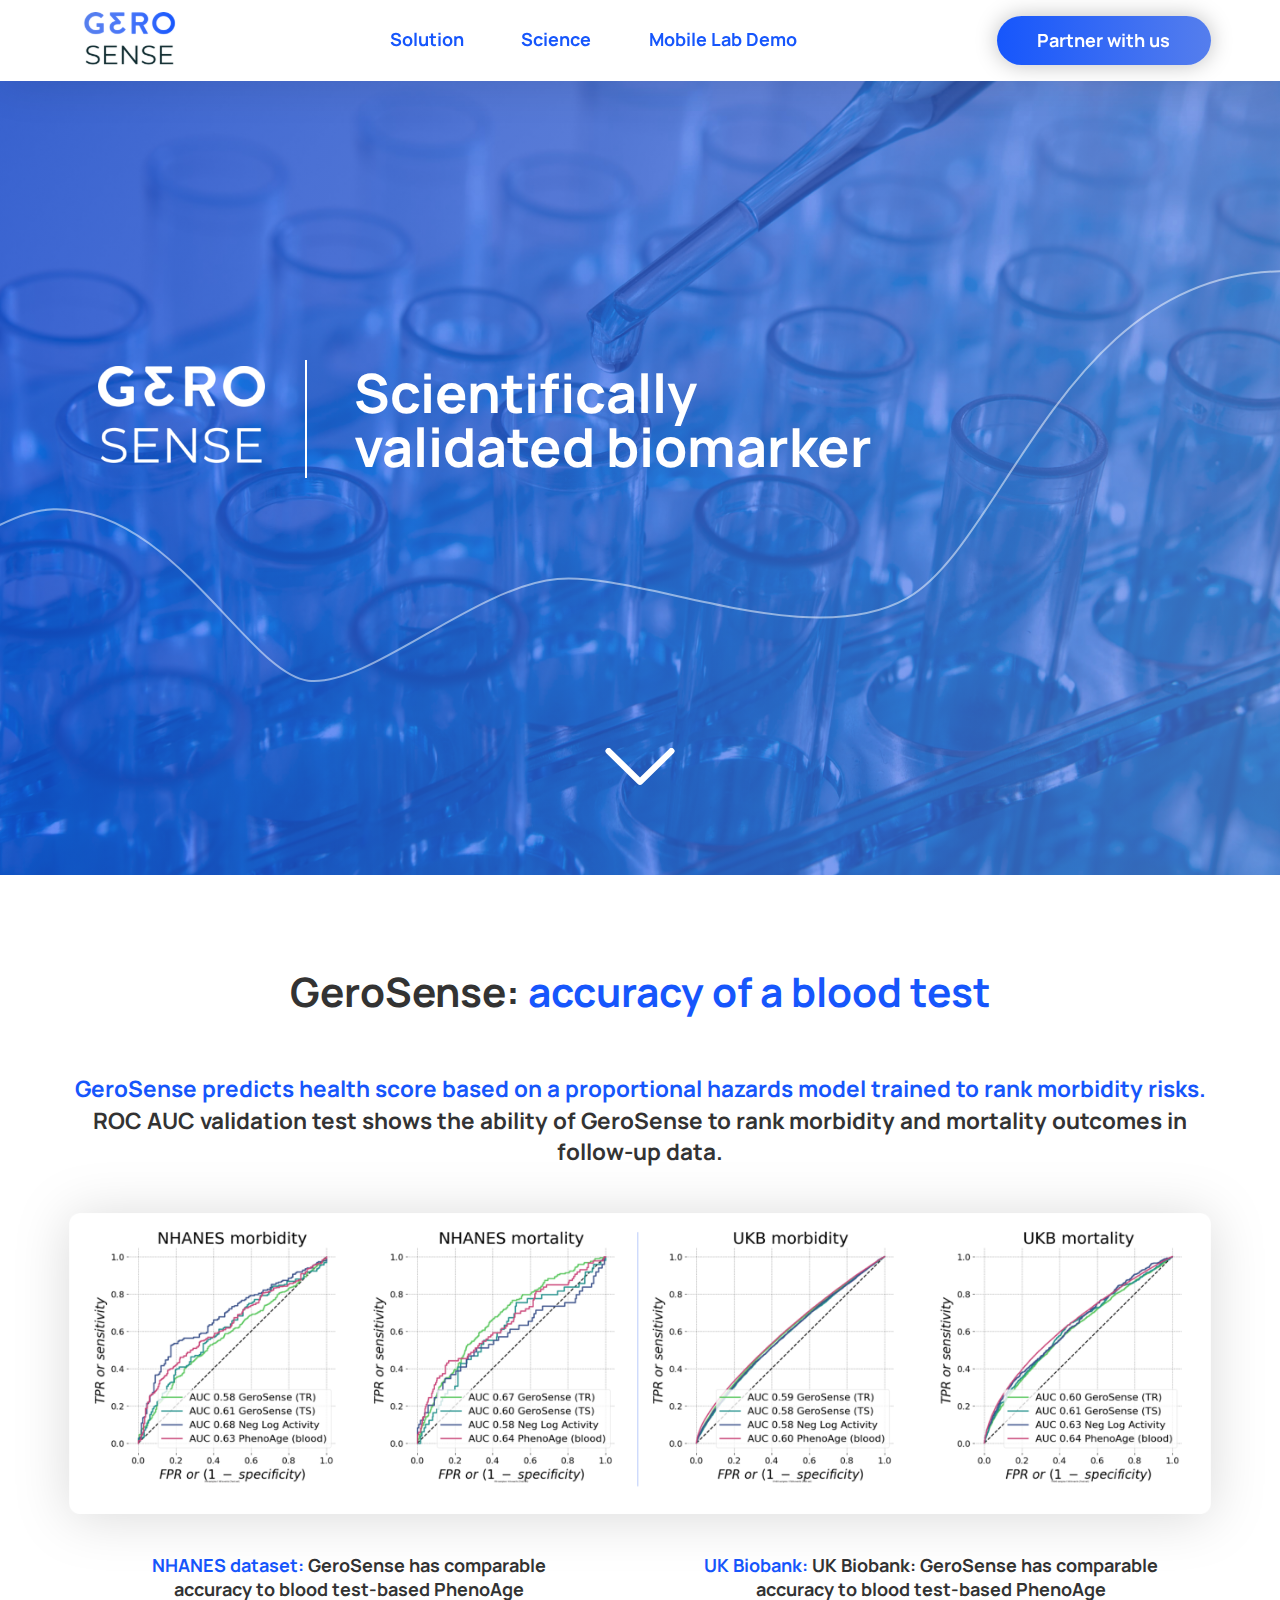
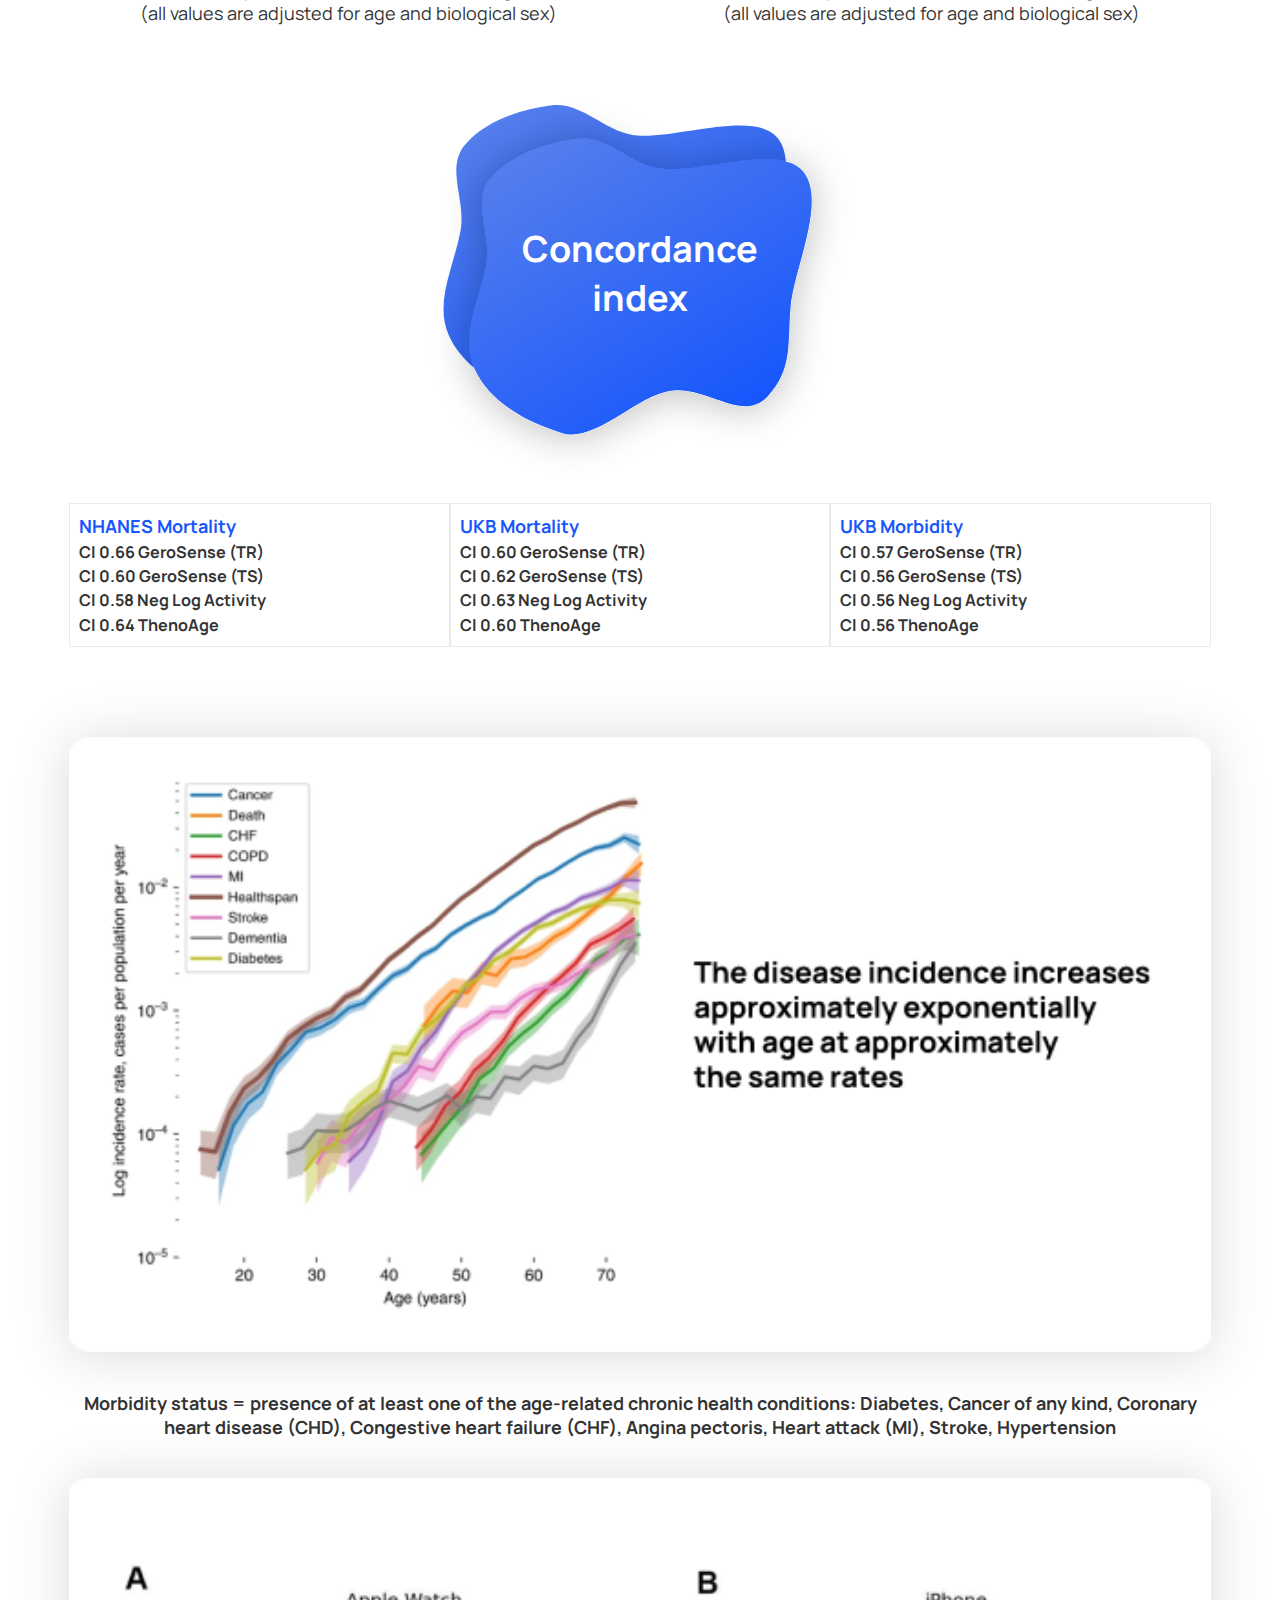
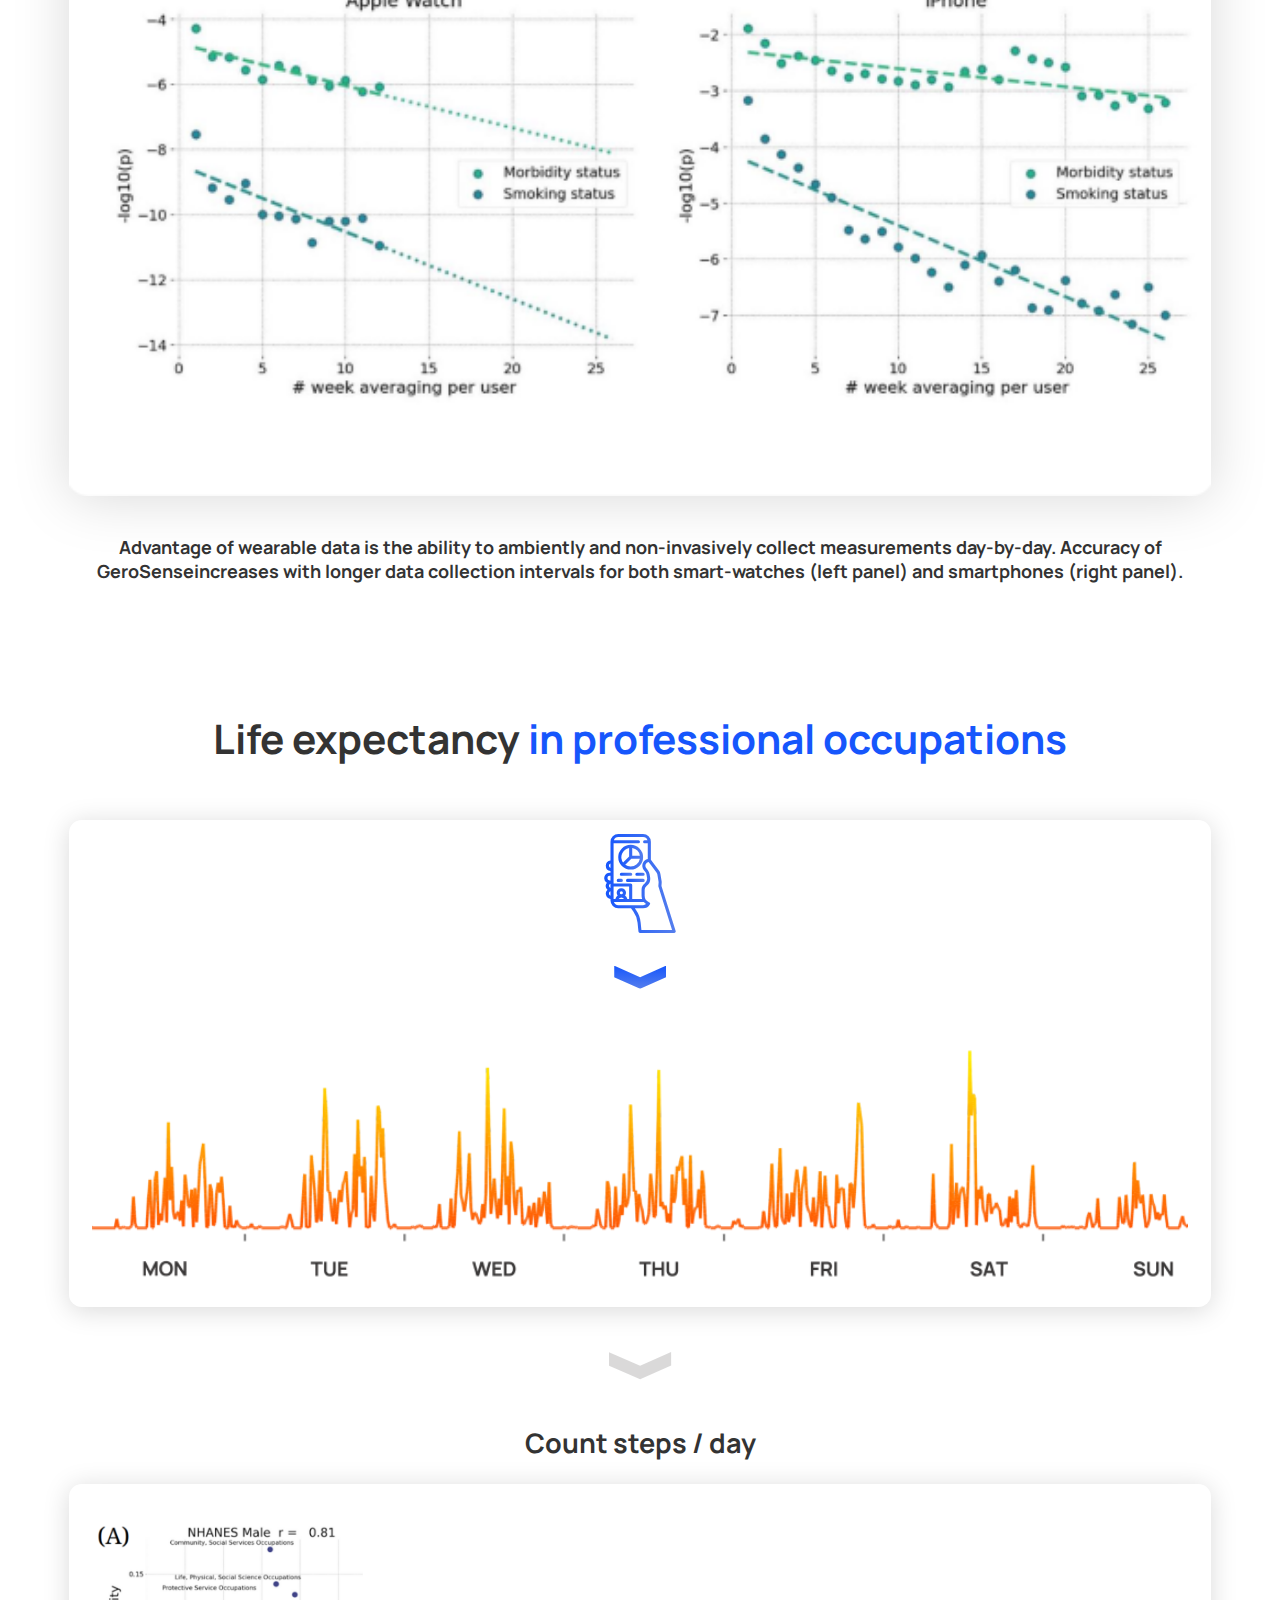
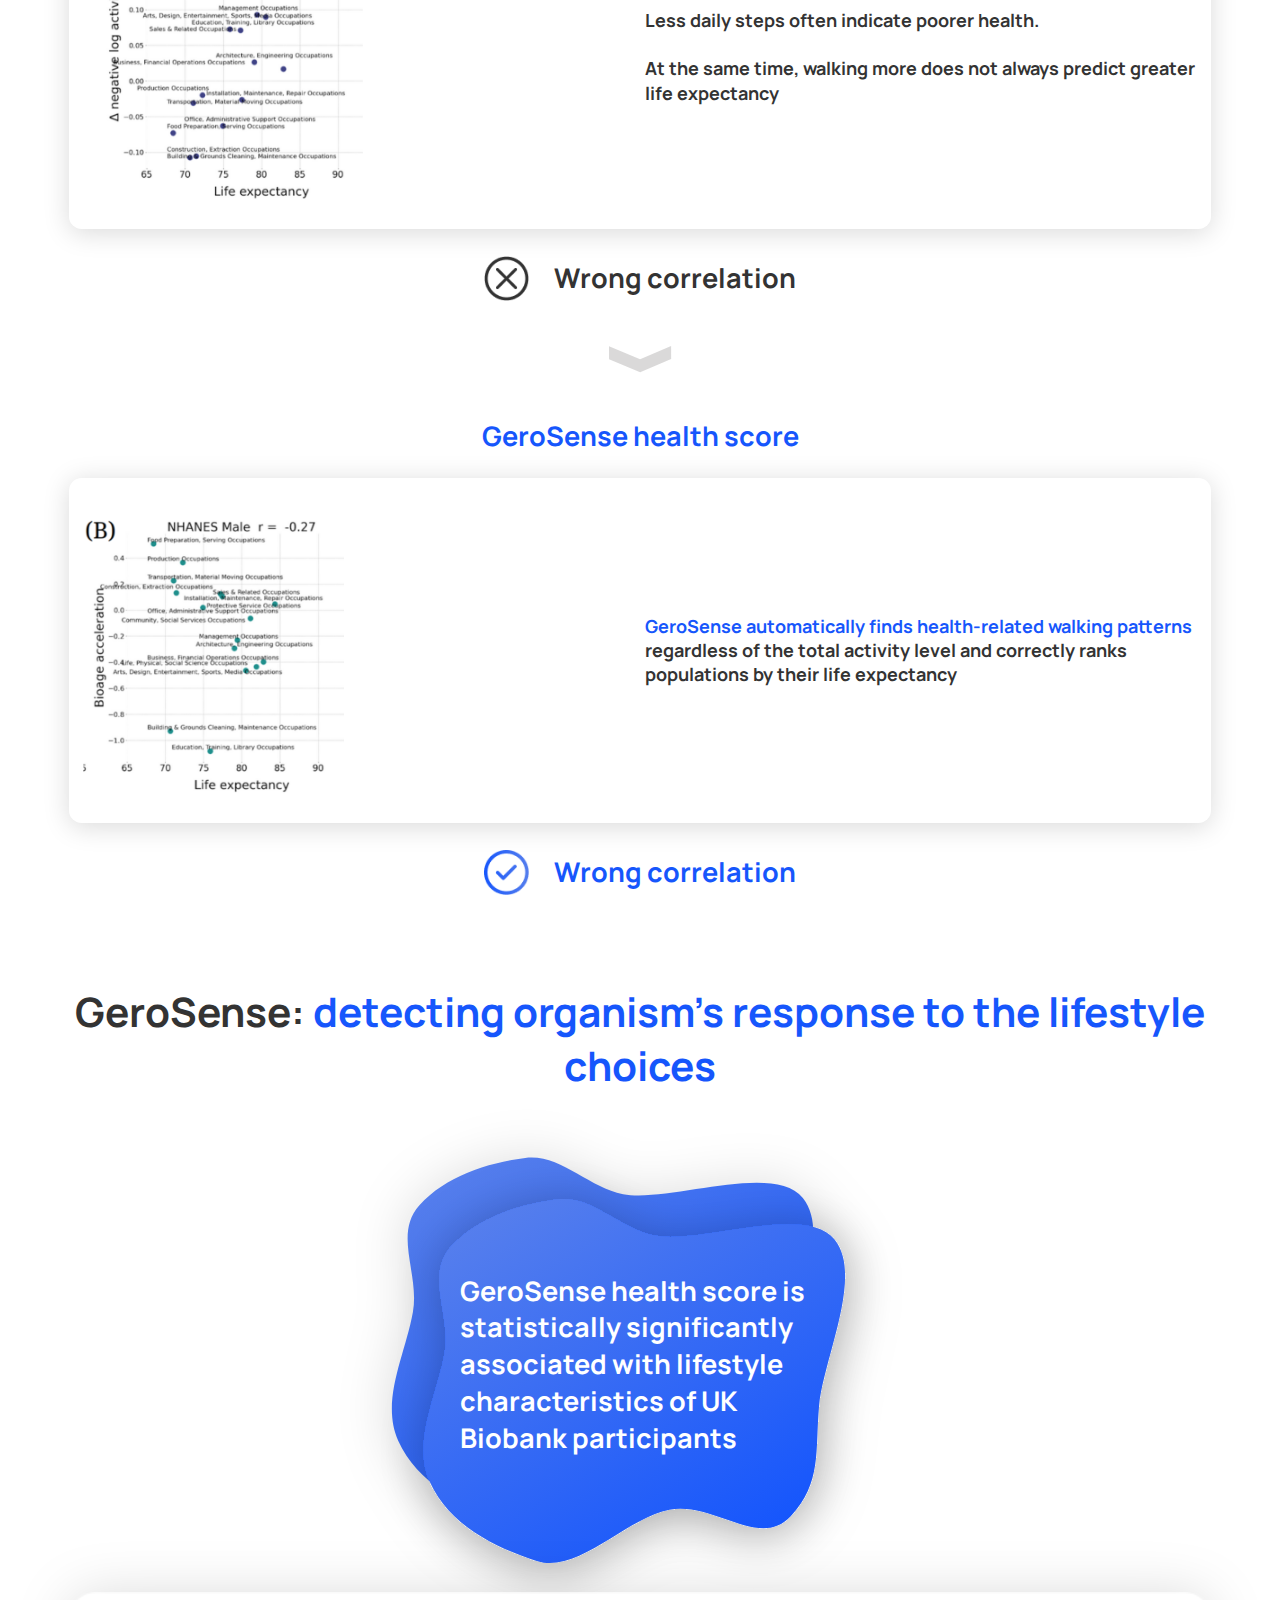
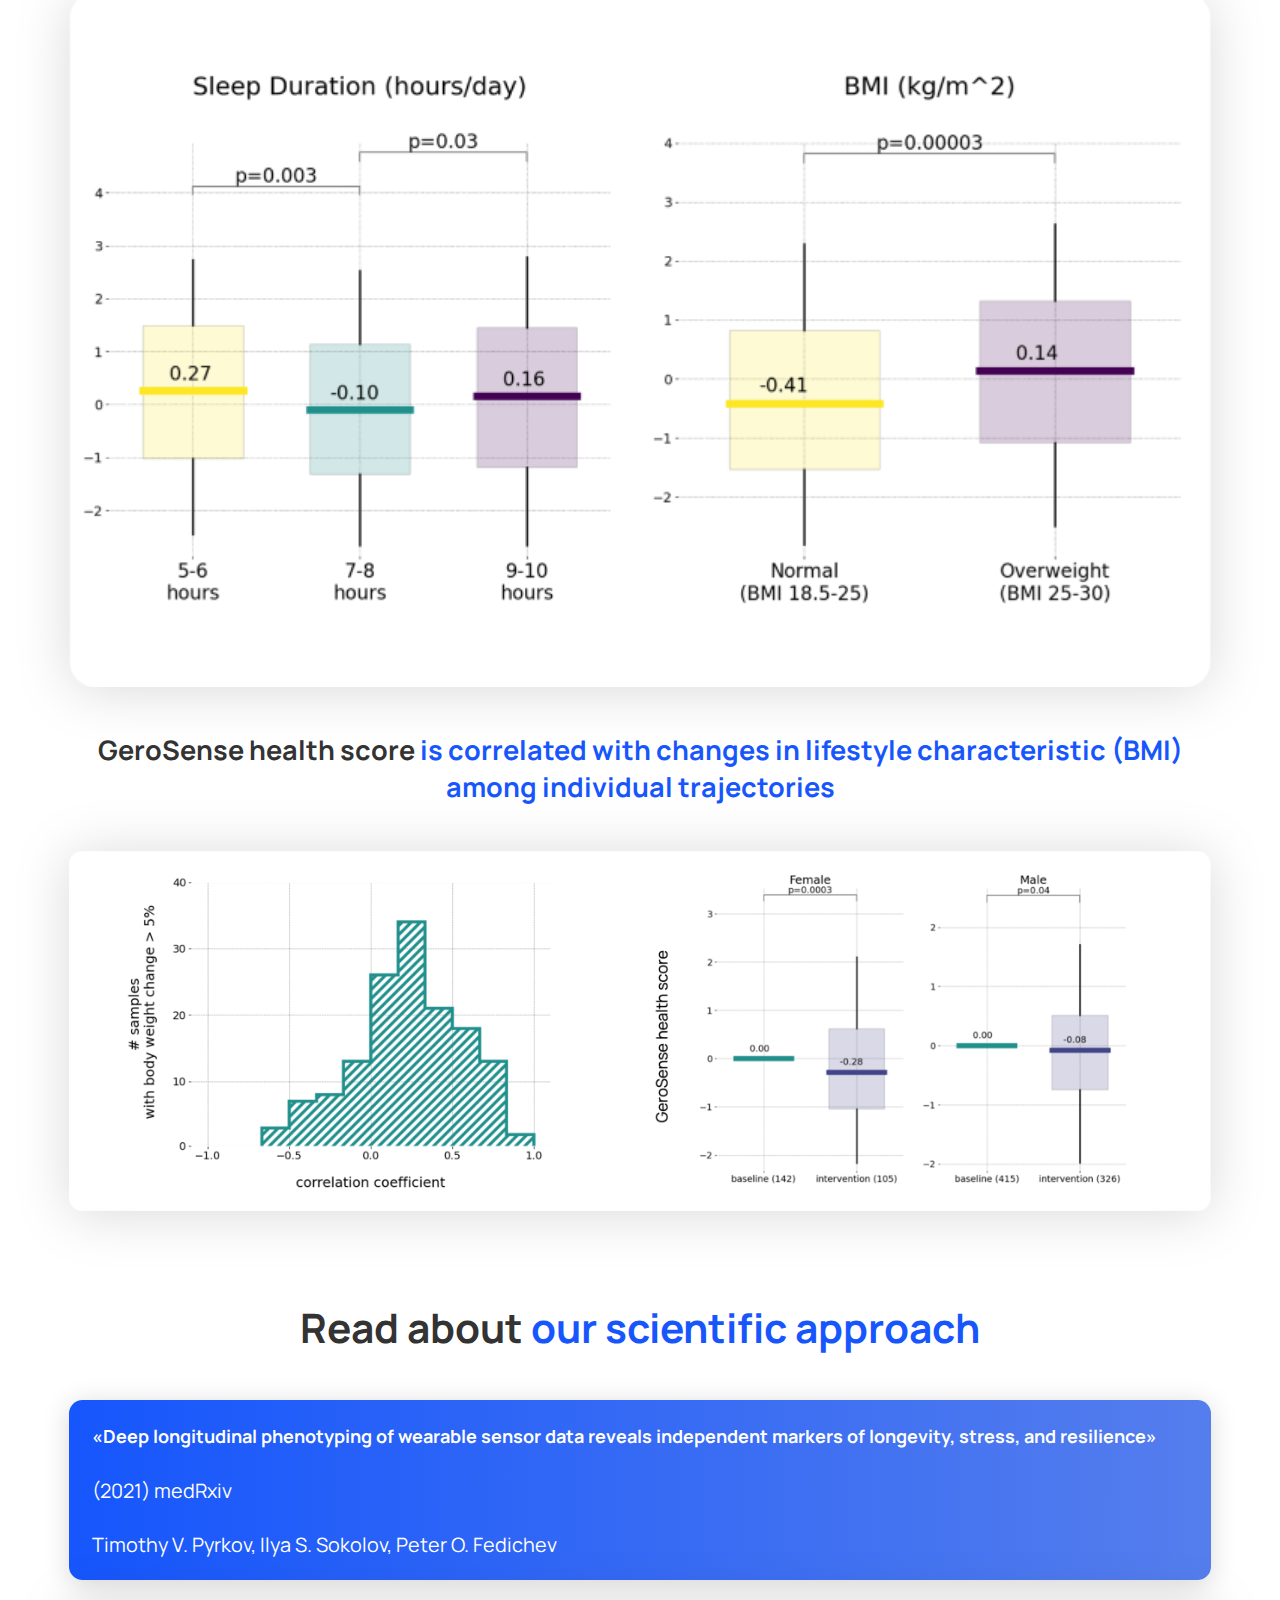
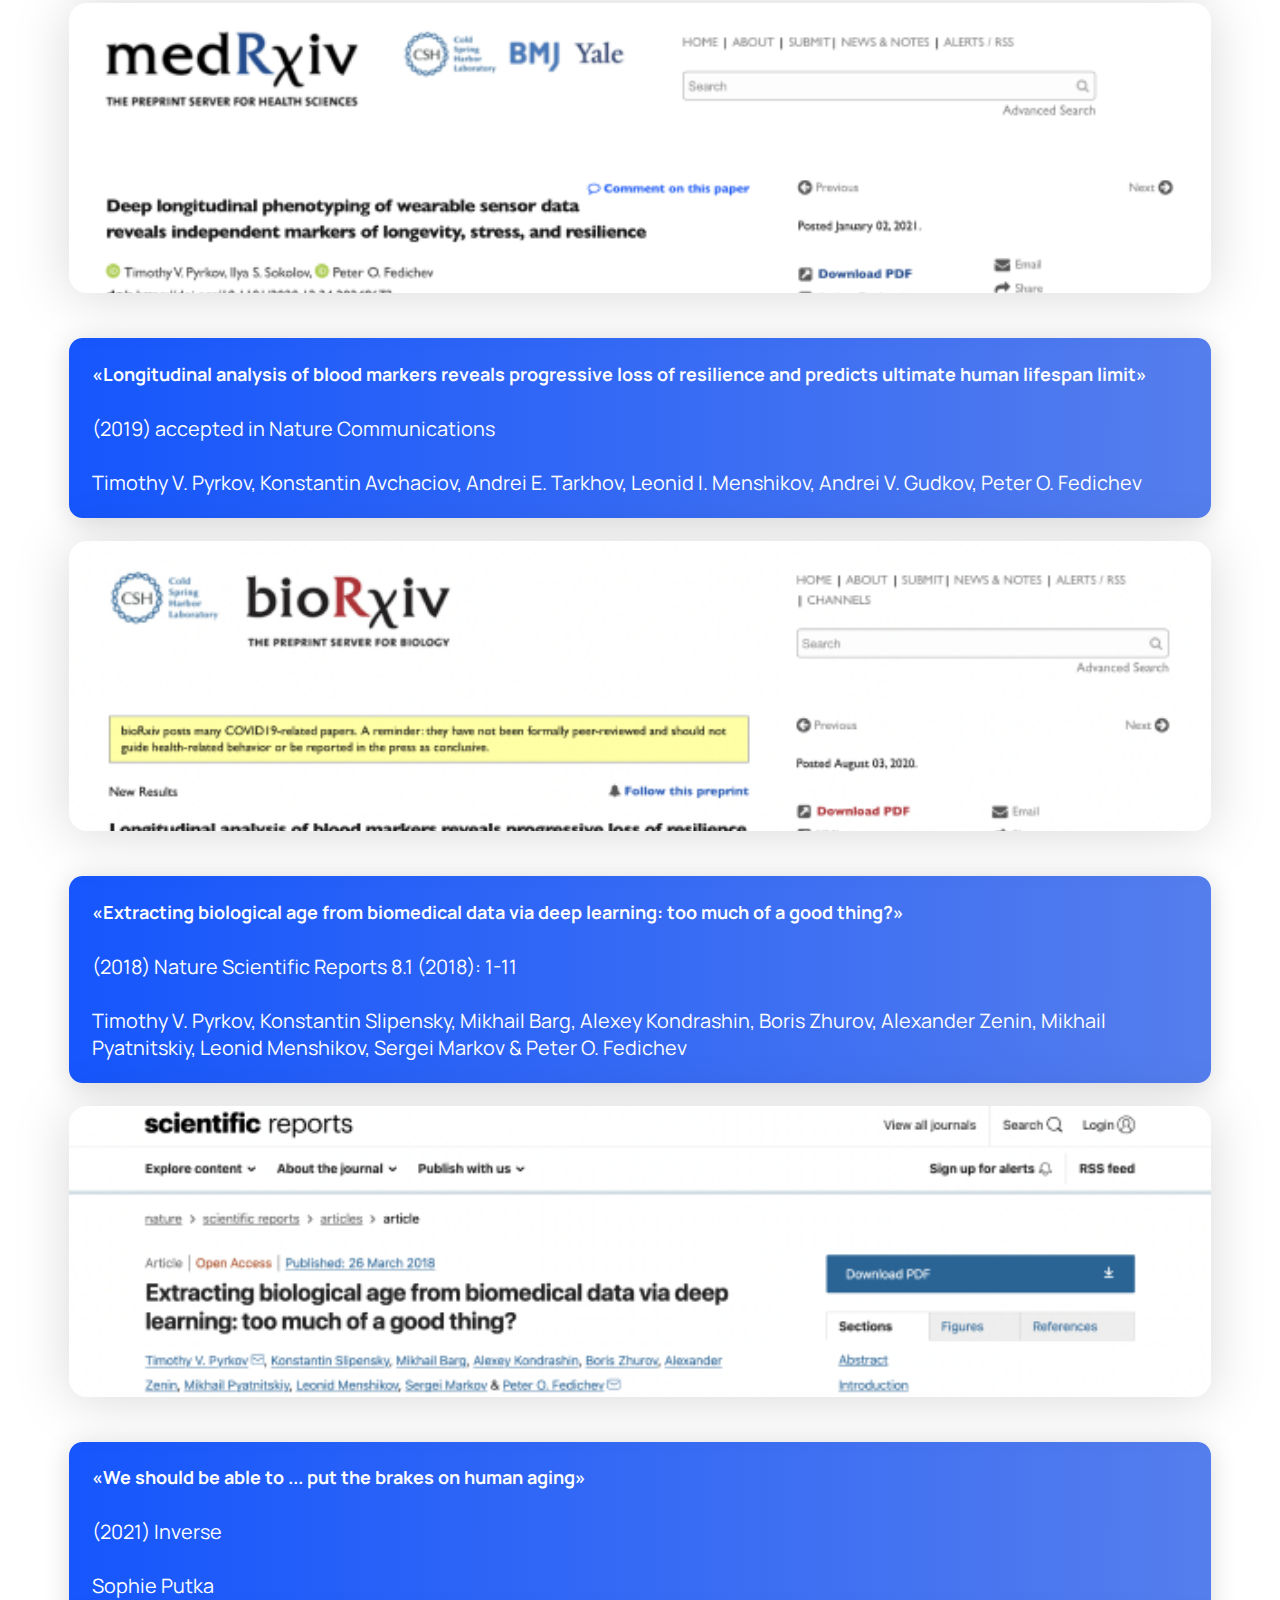
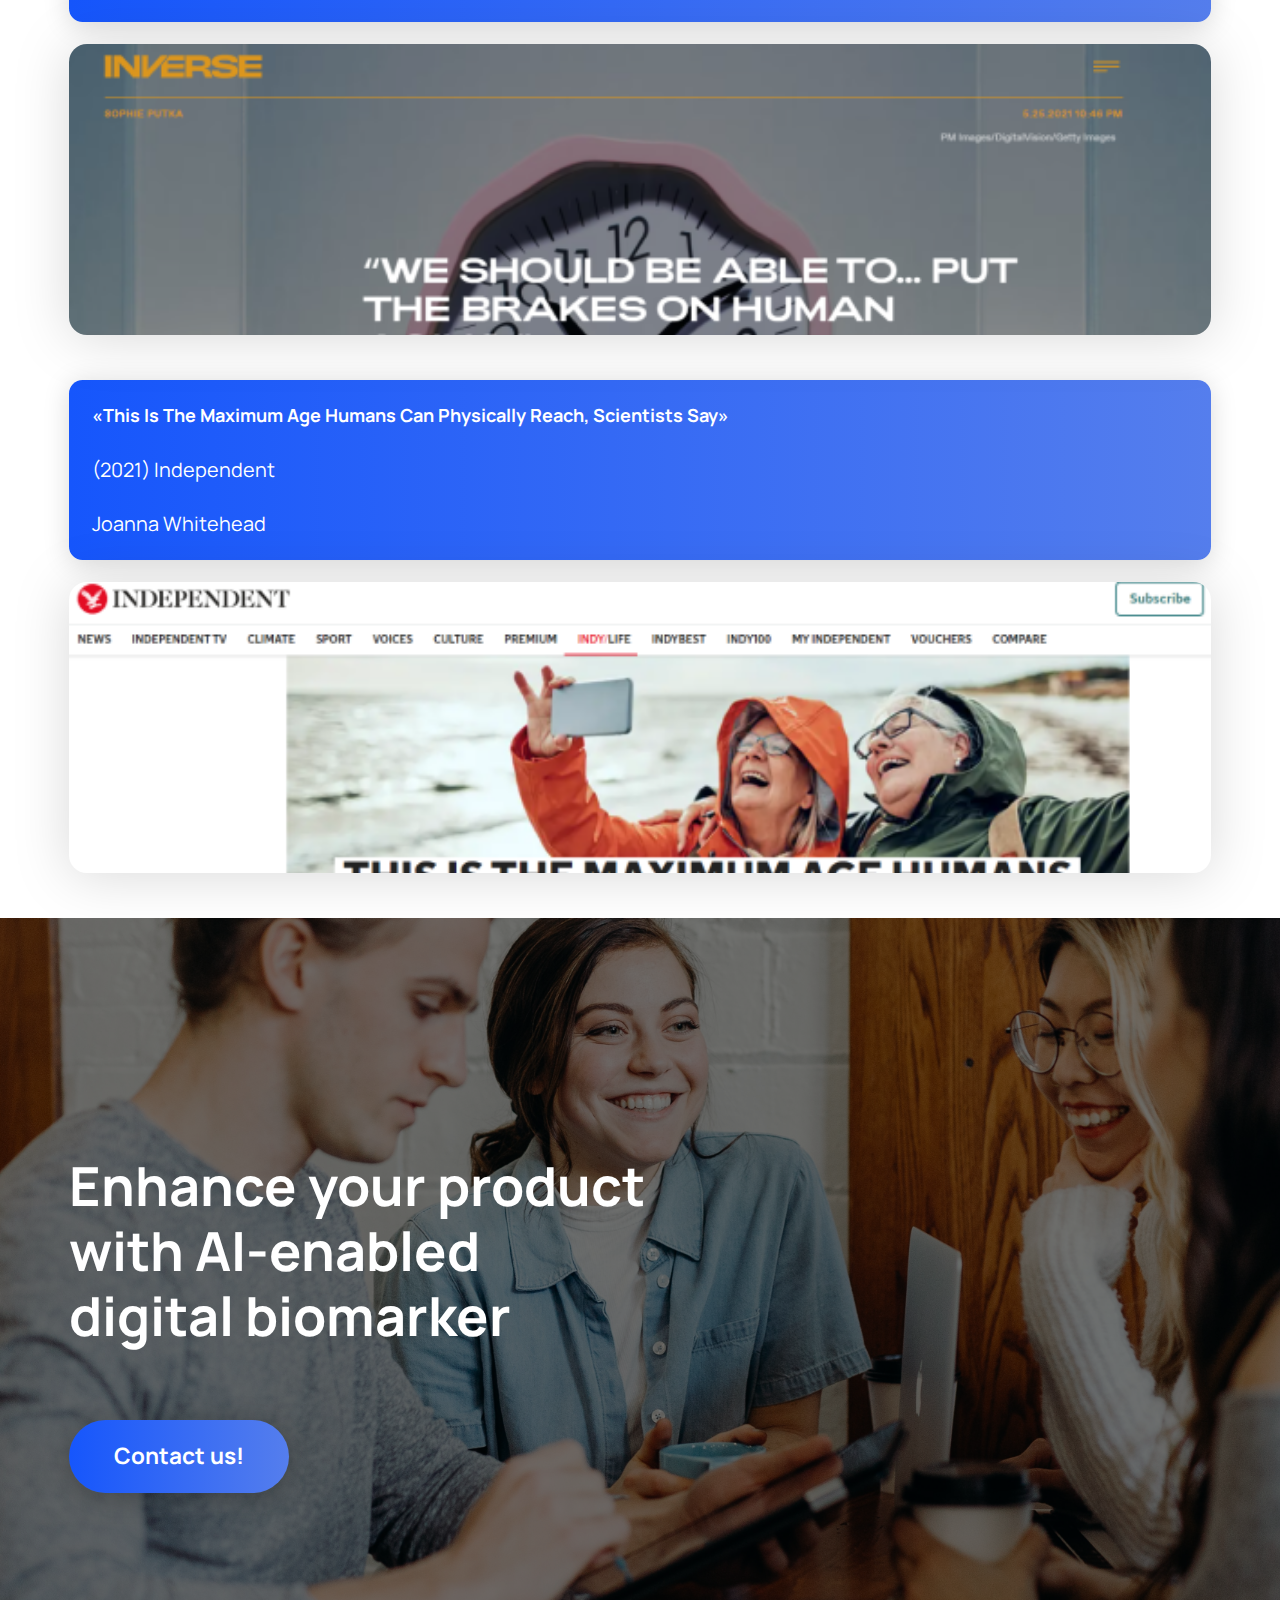
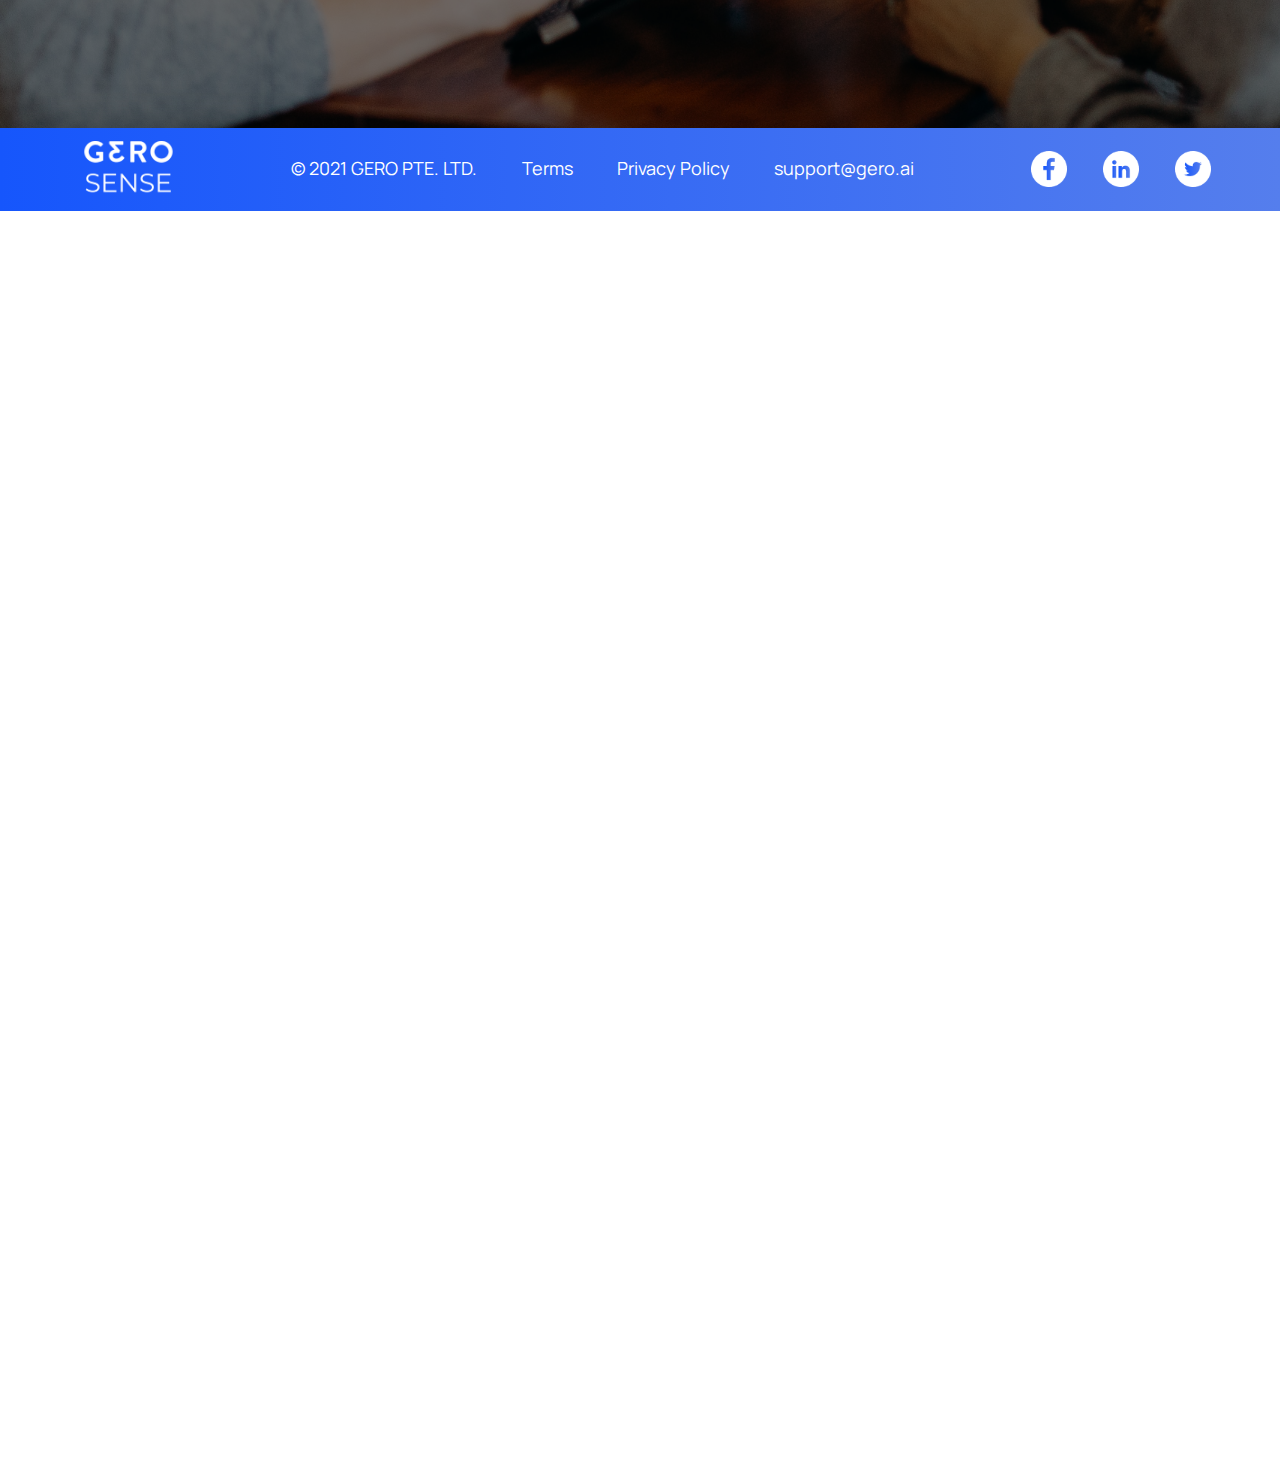
<file: science-inside.html>
<!DOCTYPE html>
<html>
	<head>
		<title>Science Inside</title>
		<meta charset="UTF-8">
		<meta name="format-detection" content="telephone=no">
		<link rel="icon" type="image/svg+xml" href="img/fav.svg" />
		<meta name="viewport" content="width=device-width, initial-scale=1.0">
		<!-- <link rel="stylesheet" href="fonts/css/all.min.css"> 
		<link rel="stylesheet" href="fonts/css/duotone.min.css"> 
		<link rel="stylesheet" href="fonts/css/fontawesome.min.css"> -->
		<link rel="stylesheet" href="css/style.min.css?v=1.0.7">
		<link href="https://fonts.googleapis.com/css2?family=Manrope:wght@400;700;800&display=swap" rel="stylesheet">
		
	</head>
	<body>
    <div class="wrapper">
        <main class="page">
            <section class="hero-section">
                <header class="header">
	<a href="index.html" class="header__logo">
		<img src="img/header-logo.svg" alt="logo">
	</a>
	<ul class="header__menu">
		<li><a href="index.html" class="header__menu-link">Solution</a></li>
		<li><a href="science-inside.html" class="header__menu-link">Science </a></li>
		<li><a href="app-demo.html" class="header__menu-link">Mobile Lab Demo</a></li>
	</ul>
	<a href="#popup" class="button">Partner with us</a>
	<div class="icon-menu"><span></span></div>
</header>
                <div class="science-inside">
                    <div class="science-inside__biomarker" style="background-image: url(img/biomarker.png);">
                        <img src="img/line-9.svg" alt="" class="blue-line">
                        <div class="science-inside__biomarker-titles">
                            <img src="img/logo.png" alt="" class="logo">
                            <div class="line"></div>
                            <h1>
                                Scientifically <br> validated biomarker
                            </h1>
                        </div>
                        <a href="science-inside__accuracy" class="anchor">
                            <img src="img/arrow-white.svg" alt="" class="arrow">
                        </a>
                    </div>
                    <div class="container">
                        <div class="science-inside__accuracy">
                            <a class="anchor" name="accuracy"></a>
                            <h1>GeroSense: <span>accuracy of a blood test</span> </h1>
                            <p> <span>GeroSense predicts health score based on a proportional hazards model trained to rank morbidity risks.</span> ROC AUC validation test shows the ability of GeroSense to rank morbidity and mortality outcomes in follow-up data.
                            </p>
                            <img src="img/graph.png" alt="">
                            <div class="subtitles">
                                <div class="subtitle">
                                    <p><span>NHANES dataset:</span>  GeroSense has comparable <br> accuracy to blood test-based PhenoAge <br> 
                                    <p class="accuracy-subtitle">(all values are adjusted for age and biological sex)</p>
                                    </p>
                                </div>
                                <div class="subtitle">
                                    <p><span>UK Biobank:</span> UK Biobank: GeroSense has comparable <br> accuracy to blood test-based PhenoAge  
                                        <br> 
                                    <p class="accuracy-subtitle">(all values are adjusted for age and biological sex)</p>
                                    </p>
                                </div>
                            </div>
                        </div>
                        <div class="science-inside__index">
                            <div class="title">
                                <div class="item-left">
                                    <h1>Concordance <br> index <span><img src="img/index-bg.svg" alt="" class="index-bg"></span></h1>
                                </div>
                                <div class="index-content">
                                    <div class="item">
                                        <h1>NHANES Mortality</h1>
                                        <p>Cl 0.66 GeroSense (TR)</p>
                                        <p>Cl 0.60 GeroSense (TS)</p>
                                        <p>Cl 0.58 Neg Log Activity</p>
                                        <p>Cl 0.64 ThenoAge</p>
                                    </div>
                                    <div class="item">
                                        <h1>UKB Mortality</h1>
                                        <p>Cl 0.60 GeroSense (TR)</p>
                                        <p>Cl 0.62 GeroSense (TS)</p>
                                        <p>Cl 0.63 Neg Log Activity</p>
                                        <p>Cl 0.60 ThenoAge</p>
                                    </div>
                                    <div class="item">
                                        <h1>UKB Morbidity</h1>
                                        <p>Cl 0.57 GeroSense (TR)</p>
                                        <p>Cl 0.56 GeroSense (TS)</p>
                                        <p>Cl 0.56 Neg Log Activity</p>
                                        <p>Cl 0.56 ThenoAge</p>
                                    </div>
                                </div>
                            </div>
                            <div class="pictures">
                                <div class="picture">
                                    <img src="img/index-2.png" alt="">
                                    <p>Morbidity status = presence of at least one of the age-related chronic health conditions: Diabetes, Cancer of any kind, Coronary heart disease (CHD), Congestive heart failure (CHF), Angina pectoris, Heart attack (MI), Stroke, Hypertension
                                    </p>
                                </div>
                                <div class="picture-2">
                                    <img src="img/index-3.png" alt="">
                                    <p>Advantage of wearable data is the ability to ambiently and non-invasively collect measurements day-by-day. Accuracy of GeroSenseincreases with longer data 
                                        collection intervals for both smart-watches (left panel) and smartphones (right panel).
                                    </p>
                                </div>
                            </div>
                        </div>
                        <div class="science-inside__expactancy">
                            <h1>Life expectancy <span>in professional occupations</span> 
                            </h1>
                            <div class="science-inside__expactancy-graph">
                                <img src="img/picture-12.svg" alt="" class="phone">
                                <img src="img/arrow-right.svg" alt="" class="arrow">
                                <img src="img/graph-2.png" alt="" class="graph">
                            </div>
                            <div class="science-inside__expactancy-correlation">
                                <div class="wrong">
                                    <img src="img/arrow-down.svg" alt="" class="arrow">
                                    <h2>Count steps / day</h2>
                                    <div class="item">
                                        <img src="img/wrong.png" alt="">
                                        <div class="title">
                                            <p>Less daily steps often indicate poorer health.
                                                <br> <br>
                                                At the same time, walking more does not always predict greater life expectancy
                                                </p>
                                        </div>
                                    </div>
                                    <div class="cancel">
                                        <img src="img/cancel.png" alt="">
                                        <h2>Wrong correlation</h2>
                                    </div>
                                </div>
                                <div class="correct">
                                    <img src="img/arrow-down.svg" alt="" class="arrow">
                                    <h2>GeroSense health score
                                    </h2>
                                    <div class="item">
                                        <img src="img/correct.png" alt="">
                                        <div class="title">
                                            <p><span>GeroSense automatically finds health-related walking patterns</span>  regardless of the total activity level and correctly ranks populations by their life expectancy
                                            </p>
                                        </div>
                                    </div>
                                    <div class="cancel">
                                        <img src="img/correct-1.png" alt="">
                                        <h2>Wrong correlation</h2>
                                    </div>
                                </div>
                            </div>
                        </div>
                        <div class="science-inside__detecting">
                            <h1>GeroSense: <span>detecting organism’s response to the lifestyle choices</span></h1>
                            <div class="science-inside__detecting-grid">
                                <div class="title">
                                    <h1>GeroSense health score is statistically significantly associated with lifestyle characteristics of UK Biobank participants <span><img src="img/index-bg.svg" alt="" class="index-bg"></span></h1>
                                </div>
                                <img src="img/detecting.png" alt="">
                            </div>
                            <h3>GeroSense health score <span>is correlated with changes in lifestyle characteristic (BMI) 
                                among individual trajectories</span> 
                            </h3>
                            <img src="img/detecting-2.png" alt="">
                        </div>
                        <div class="science-inside__approach">
                            <h1>Read about <span>our scientific approach</span> </h1>
                            <div class="item">
                                <div class="content">
                                    <h2>«Deep longitudinal phenotyping of wearable sensor data reveals independent markers of longevity, stress, and resilience»</h2>
                                    <p>(2021) medRxiv</p>
                                    <p>Timothy V. Pyrkov, Ilya S. Sokolov,  Peter O. Fedichev</p>
                                </div>
                                <div class="screenshot" style="background-image: url(img/approach-1.png);">
                                    <div class="screenshot-content">
                                        <img src="img/eye.png" alt="">
                                        <a class="button" href="https://www.aging-us.com/article/202816/text">Read more</a>
                                    </div>
                                </div>
                            </div>
                            <div class="item">
                                <div class="content">
                                    <h2>«Longitudinal analysis of blood markers reveals progressive loss of resilience and predicts ultimate human lifespan limit»</h2>
                                    <p>(2019) accepted in Nature Communications</p>
                                    <p>Timothy V. Pyrkov, Konstantin Avchaciov, Andrei E. Tarkhov, Leonid I. Menshikov, Andrei V. Gudkov, Peter O. Fedichev</p>
                                </div>
                                <div class="screenshot" style="background-image: url(img/approach-2.png);">
                                    <div class="screenshot-content">
                                        <img src="img/eye.png" alt="">
                                        <a class="button" href="https://www.biorxiv.org/content/10.1101/618876v4.full">Read more</a>
                                    </div>
                                </div>
                            </div>
                            <div class="item">
                                <div class="content">
                                    <h2>«Extracting biological age from biomedical data 
                                        via deep learning: too much of a good thing?»</h2>
                                    <p>(2018) Nature Scientific Reports 8.1 (2018): 1-11</p>
                                    <p>Timothy V. Pyrkov, Konstantin Slipensky, Mikhail Barg, Alexey Kondrashin, Boris Zhurov, Alexander Zenin, Mikhail Pyatnitskiy, Leonid Menshikov, Sergei Markov & Peter O. Fedichev </p>
                                </div>
                                <div class="screenshot" style="background-image: url(img/approach-3.png);">
                                    <div class="screenshot-content">
                                        <img src="img/eye.png" alt="">
                                        <a class="button" href="https://www.nature.com/articles/s41598-018-23534-9">Read more</a>
                                    </div>
                                </div>
                            </div>
                            <div class="item">
                                <div class="content">
                                    <h2>«We should be able to ... put the brakes on human aging»</h2>
                                    <p>(2021) Inverse</p>
                                    <p>Sophie Putka</p>
                                </div>
                                <div class="screenshot" style="background-image: url(img/approach-4.png);">
                                    <div class="screenshot-content">
                                        <img src="img/eye.png" alt="">
                                        <a class="button" href="https://www.inverse.com/mind-body/how-long-can-humans-live">Read more</a>
                                    </div>
                                </div>
                            </div>
                            <div class="item">
                                <div class="content">
                                    <h2>«This Is The Maximum Age Humans Can Physically Reach, Scientists Say»</h2>
                                    <p>(2021) Independent</p>
                                    <p>Joanna Whitehead</p>
                                </div>
                                <div class="screenshot" style="background-image: url(img/approach-5.png);">
                                    <div class="screenshot-content">
                                        <img src="img/eye.png" alt="">
                                        <a class="button" href="https://www.independent.co.uk/life-style/health-and-families/maximum-human-life-span-age-b1854029.html">Read more</a>
                                    </div>
                                </div>
                            </div>
                        </div>
                    </div>
                </div>
                <div id="popup" class="popup">
                    <div class="popup__body">
                        <div class="popup__content">
                            <a href="#partner" class="popup__close"><img src="img/close.png" alt=""></a>
                            <div class="popup__title">
                                <h1>Contact us</h1>
                            </div>
                            <div class="popup__inputs">
                                <p>Company</p>
                                <input id="Company" name="Company" type="text" placeholder="" required="">
                                <p>Name</p>
                                <input id="Name" name="Name" type="text" placeholder="" required="">
                                <p>E-mail</p>
                                <input id="E-mail" name="E-mail" type="text" placeholder="" required="">
                                <p>Message</p>
                                <textarea name="" id="letter" placeholder="" cols="30" rows="10" class="cover-letter"></textarea>
                                <a href="#partner" class="button">Submit</a>
                                <p class="policy">By clicking the button you agree our <span><a href="https://gerosense.ai/privacy">Privacy Policy</a></span></p>
                            </div>
                        </div>
                    </div>
                </div>
                <div class="footer__upper" style="background-image: url(img/footer-bg.png);">
                    <a name="partner"></a>
                    <div class="container">
                        <div class="inner">
                            <h1>Enhance your product <br> with AI-enabled <br> digital biomarker</h1>
                            <a href="#popup" class="button">Contact us!</a>
                        </div>
                    </div>
                </div>
            </section>
        </main>
    		<footer class="footer">
			
			<div class="footer__menu">
				<img src="img/footer-logo.png" alt="" class="logo">
				<div class="footer__menu-links">
					<div class="footer__menu-link">© 2021 GERO PTE. LTD.</div>
					<div><a href="https://gerosense.ai/terms" class="footer__menu-link">Terms</a></div>
					<div><a href="https://gerosense.ai/privacy" class="footer__menu-link">Privacy Policy</a></div>
					<div><a href="#" class="footer__menu-link">support@gero.ai</a></div>
				</div>
				<div class="networks">
					<a href="https://www.facebook.com/geroscience"><img src="img/face.png" alt=""></a>
					<a href="https://www.linkedin.com/company/gero/"><img src="img/in.png" alt=""></a>
					<a href="https://twitter.com/hacking_aging"><img src="img/twit.png" alt=""></a>
				</div>
			</div>
		</footer>
	
	<script src="js/app.min.js?v=1.0.7"></script>
	</div>
</body>
</html>
</file>
<file: css/style.min.css>
@charset "UTF-8";*{padding:0;margin:0;border:0}*,:after,:before{-webkit-box-sizing:border-box;box-sizing:border-box}:active,:focus{outline:0}a:active,a:focus{outline:0}aside,footer,header,nav,section{display:block}body,html{height:100%;min-width:320px}body{line-height:1;font-family:Manrope,sans-serif;-ms-text-size-adjust:100%;-moz-text-size-adjust:100%;-webkit-text-size-adjust:100%}button,input,textarea{font-family:Manrope,sans-serif}input::-ms-clear{display:none}button{cursor:pointer}button::-moz-focus-inner{padding:0;border:0}a,a:visited{text-decoration:none}a:hover{text-decoration:none}ul li{list-style:none}img{vertical-align:top;width:100%;height:auto}h1,h2,h3,h4,h5,h6{font-weight:inherit;font-size:inherit}body{color:#333;font-size:16px;background:#fff;zoom:.9;-moz-transform:.9;-moz-transform-origin:0 0}body._lock{overflow:hidden}html{scroll-behavior:smooth}section{margin:100px 0}section:first-child{margin:0}.button{color:#fff;background:#db042d;padding:10px 20px;border-radius:10px;font-size:1.6rem;display:inline-block;-webkit-box-align:center;-ms-flex-align:center;align-items:center;-webkit-transition:.3s ease;-o-transition:.3s ease;transition:.3s ease;cursor:pointer;-webkit-box-shadow:0 0 25px rgba(0,0,0,.25);box-shadow:0 0 25px rgba(0,0,0,.25)}.button:hover{-webkit-transform:scale(1.05);-ms-transform:scale(1.05);transform:scale(1.05)}.wrapper{width:100%;min-height:100%;overflow:hidden;display:-webkit-box;display:-ms-flexbox;display:flex;-webkit-box-orient:vertical;-webkit-box-direction:normal;-ms-flex-direction:column;flex-direction:column}.container{padding-left:15.3vw;padding-right:15.3vw;margin:0 auto}.btn{display:-webkit-inline-box;display:-ms-inline-flexbox;display:inline-flex;padding:0 0}.btn._fw{width:100%}.select{position:relative}.select__item{position:relative}.select__title{color:#000;border:1px solid #d9d9d9;background-color:#fff;cursor:pointer;border-radius:4px}.select__value{display:-webkit-box;display:-ms-flexbox;display:flex;font-size:14px;height:30px;padding:0 15px;-webkit-box-align:center;-ms-flex-align:center;align-items:center;-webkit-box-pack:justify;-ms-flex-pack:justify;justify-content:space-between;-webkit-box-orient:horizontal;-webkit-box-direction:reverse;-ms-flex-direction:row-reverse;flex-direction:row-reverse}.select__value span{height:1em;overflow:hidden;display:-webkit-box;-webkit-line-clamp:1;-webkit-box-orient:vertical}.select__value:before{content:"";display:inline-block;-webkit-transition:all .3s ease 0s;-o-transition:all .3s ease 0s;transition:all .3s ease 0s;width:11px;height:7px;background:url(../img/icons/select.svg) center/100% no-repeat}.select__input{width:100%;background-color:transparent;height:100%}.select__options{color:#000;display:none;position:absolute;top:29px;border-radius:0 0 4px 4px;min-width:100%;left:0;background-color:#fff;border-top:0;border:1px solid #d9d9d9;border-top:0;font-size:14px;padding:10px 0 5px 0}.select__option{cursor:pointer;padding:5px 15px;margin:0}.select._active{z-index:5}.select._active .select__value:before{-webkit-transform:rotate(-180deg);-ms-transform:rotate(-180deg);transform:rotate(-180deg)}.select._active .select__options{display:block}input[type=email],input[type=tel],input[type=text],textarea{-webkit-appearance:none;-moz-appearance:none;appearance:none}.input{border-radius:0!important;width:100%;display:block;padding:0 20px}textarea.input{resize:none;padding:0 0}.checkbox{position:relative}.checkbox__input{position:absolute;width:0;height:0;opacity:0;visibility:hidden}.checkbox__input:checked+.checkbox__text:before{background:#fff url(../img/icons/check.svg) center no-repeat}.checkbox__text{display:-webkit-inline-box;display:-ms-inline-flexbox;display:inline-flex;-webkit-box-align:center;-ms-flex-align:center;align-items:center;position:relative;font-size:16px;color:#fff;letter-spacing:-.3px;line-height:1.25;cursor:pointer}.checkbox__text:before{content:"";-ms-flex-item-align:start;align-self:flex-start;margin:0 14px 0 0;-webkit-box-flex:0;-ms-flex:0 0 20px;flex:0 0 20px;left:0;top:0;width:20px;height:18px;background:#fff;border:1px solid #a7a9ac}.checkbox a{color:#fff;text-decoration:underline}.checkbox._error .checkbox__text:before{border:1px solid #ee1212}.options{display:-webkit-box;display:-ms-flexbox;display:flex;-webkit-box-orient:vertical;-webkit-box-direction:normal;-ms-flex-direction:column;flex-direction:column;-webkit-box-align:start;-ms-flex-align:start;align-items:flex-start}.options__item{position:relative;cursor:pointer}.options__input{position:absolute;width:0;height:0;opacity:0;left:0;top:0;visibility:hidden}.options__input:checked+.options__text:after{-webkit-transform:scale(1);-ms-transform:scale(1);transform:scale(1)}.options__text{display:-webkit-inline-box;display:-ms-inline-flexbox;display:inline-flex;-webkit-box-align:center;-ms-flex-align:center;align-items:center;position:relative;font-size:16px;color:#fff;letter-spacing:-.3px;line-height:1.25}.options__text:before{content:"";-ms-flex-item-align:start;align-self:flex-start;margin:0 14px 0 0;-webkit-box-flex:0;-ms-flex:0 0 20px;flex:0 0 20px;left:0;top:0;border-radius:50%;width:20px;height:18px;background:#fff;border:1px solid #a7a9ac}.options__text:after{content:"";-webkit-transition:all .3s ease 0s;-o-transition:all .3s ease 0s;transition:all .3s ease 0s;-webkit-transform:scale(0);-ms-transform:scale(0);transform:scale(0);width:10px;height:10px;border-radius:50%;background-color:#77243a;position:absolute;left:5px;top:4px}.rating{display:-webkit-box;display:-ms-flexbox;display:flex;-webkit-box-align:end;-ms-flex-align:end;align-items:flex-end;font-size:40px;line-height:.75;-webkit-transition:opacity .3s ease 0s;-o-transition:opacity .3s ease 0s;transition:opacity .3s ease 0s}.rating.rating_sending{opacity:.2}.rating.rating_set .rating__active,.rating.rating_set .rating__item{cursor:pointer}.rating__body{position:relative}.rating__body::before{content:"★★★★★";display:block}.rating__active{position:absolute;width:0%;height:100%;top:0;left:0;overflow:hidden}.rating__active::before{content:"★★★★★";position:absolute;width:100%;height:100%;top:0;left:0;color:#ffd300}.rating__items{display:-webkit-box;display:-ms-flexbox;display:flex;position:absolute;width:100%;height:100%;top:0;left:0}.rating__item{-webkit-box-flex:0;-ms-flex:0 0 20%;flex:0 0 20%;height:100%;opacity:0}.rating__value{font-size:50%;line-height:1;padding:0 0 0 10px}.quantity{width:88px;height:40px;display:-webkit-box;display:-ms-flexbox;display:flex;border:1px solid rgba(166,166,166,.45)}.quantity__button{-webkit-box-flex:0;-ms-flex:0 0 30px;flex:0 0 30px;position:relative;cursor:pointer}.quantity__button::after,.quantity__button::before{content:"";position:absolute;top:50%;left:50%;-webkit-transition:all .3s ease 0s;-o-transition:all .3s ease 0s;transition:all .3s ease 0s;margin:0 0 0 -4.5px;background-color:#a6a6a6;width:9px;height:1px}.quantity__button_plus::before{-webkit-transform:rotate(-90deg);-ms-transform:rotate(-90deg);transform:rotate(-90deg)}.quantity__input{-webkit-box-flex:1;-ms-flex:1 1 auto;flex:1 1 auto}.quantity__input input{height:100%;color:#a6a6a6;font-size:12px;width:100%;text-align:center}.row:after{display:block;content:"";clear:both}.rub:after{content:"₽"}ol.counter{list-style-type:none;counter-reset:item}ol.counter li{position:relative;padding:0 0 0 45px}ol.counter li:before{counter-increment:item;content:counter(item);position:absolute;left:0;top:0;color:#818181;font-size:14px;font-weight:700;text-align:center;line-height:26px;border-radius:50%;width:28px;height:28px;border:1px solid #4274bb}.ellipsis{display:block;overflow:hidden;width:100%;white-space:nowrap;-o-text-overflow:ellipsis;text-overflow:ellipsis}.es{overflow:hidden;white-space:nowrap;-o-text-overflow:ellipsis;text-overflow:ellipsis}.table{display:table;font-size:0;width:100%}.trow{display:table-row}.cell{display:table-cell}.cell.full{width:100%}._ibg{position:relative}._ibg img{position:absolute;width:100%;height:100%;top:0;left:0;-o-object-fit:cover;object-fit:cover}body.ie ._ibg{background-position:center;background-size:cover;background-repeat:no-repeat}body.ie ._ibg img{width:0;height:0;opacity:0;visibility:hidden}._video{position:relative;overflow:hidden;height:0;padding-bottom:56.25%}._video embed,._video iframe,._video object,._video video{position:absolute;top:0;left:0;width:100%;height:100%}.videobg embed,.videobg iframe,.videobg object,.videobg video{position:fixed;top:50%;left:50%;min-width:100%;min-height:100%;width:auto;height:auto;z-index:-100;-webkit-transform:translateX(-50%) translateY(-50%);-ms-transform:translateX(-50%) translateY(-50%);transform:translateX(-50%) translateY(-50%);background-size:cover}._more-content{-webkit-transition:all .3s ease 0s;-o-transition:all .3s ease 0s;transition:all .3s ease 0s;overflow:hidden}._more-link{cursor:pointer}._more-link span{font-style:normal}._more-link span:first-child{display:block}._more-link span:last-child{display:none}._more-link._active span{font-style:normal}._more-link._active span:first-child{display:none}._more-link._active span:last-child{display:block}#map{background:url(../img/icons/loading.gif) center/50px no-repeat}._swiper{overflow:hidden}._swiper .swiper-wrapper{width:100%;height:100%;-webkit-box-sizing:content-box;box-sizing:content-box;display:-webkit-box;display:-ms-flexbox;display:flex;position:relative}._swiper.swiper-container-vertical .swiper-wrapper{-webkit-box-orient:vertical;-webkit-box-direction:normal;-ms-flex-direction:column;flex-direction:column}._swiper.swiper-container-autoheight .swiper-wrapper{-webkit-box-align:start;-ms-flex-align:start;align-items:flex-start}.swiper-container-initialized .swiper-slide{-ms-flex-negative:0;flex-shrink:0}.swiper-container-android .swiper-slide,.swiper-container-android .swiper-wrapper{-webkit-transform:translate3d(0,0,0);transform:translate3d(0,0,0)}.swiper-button-lock{display:none!important}._tabs-block,._tabs-block-image{display:none}._tabs-block-image._active,._tabs-block._active{display:block}.mirror{-webkit-transform:scale(-1,1);-ms-transform:scale(-1,1);transform:scale(-1,1)}.nicescroll-rails{z-index:1000!important}._custom-scroll{position:fixed;right:0;top:0;width:3px;height:100%;z-index:1000}._custom-scroll__line{background-color:rgba(0,0,0,.5);border-radius:3px 0 0 3px;position:relative;left:0;top:0;width:100%}.header{display:-webkit-box;display:-ms-flexbox;display:flex;-webkit-box-align:center;-ms-flex-align:center;align-items:center;-webkit-box-pack:justify;-ms-flex-pack:justify;justify-content:space-between;height:90px;background:#fff;-webkit-box-shadow:0 4px 50px rgba(0,0,0,.1);box-shadow:0 4px 50px rgba(0,0,0,.1);padding-left:15vw;padding-right:15vw;position:fixed;top:0;width:100%;z-index:999}.header__menu{display:-webkit-box;display:-ms-flexbox;display:flex;-webkit-box-align:center;-ms-flex-align:center;align-items:center;z-index:3;background:#fff}.header__menu li{margin-right:5vw;padding:10px 0}.header__menu li:last-child{margin:0}.header__menu>li{position:relative}.header__menu a{font-weight:700;font-size:20px;line-height:31px;display:inline-block;color:#1656fc}.header__menu a:after{display:block;content:"";height:2px;width:0%;background-color:#1656fc;-webkit-transition:width .3s ease-in-out;-o-transition:width .3s ease-in-out;transition:width .3s ease-in-out}.header__menu a:hover:after{width:100%}.header__logo{max-width:134px;padding-top:20px}.header .button{font-weight:700;font-size:20px;line-height:31px;background:-o-linear-gradient(359.84deg,#1656fc 0,#557eed 100%);background:linear-gradient(90.16deg,#1656fc 0,#557eed 100%);-webkit-box-shadow:0 0 25px rgba(0,0,0,.25);box-shadow:0 0 25px rgba(0,0,0,.25);border-radius:31.5px;padding:12px 45px}.icon-menu{display:none}.footer{height:100%;z-index:99}.footer__upper{background-size:cover;position:relative;height:100vh;display:-webkit-box;display:-ms-flexbox;display:flex;-webkit-box-align:center;-ms-flex-align:center;align-items:center;background-repeat:no-repeat}.footer__upper::after{content:"";position:absolute;top:0;bottom:0;right:0;left:0;background:rgba(0,0,0,.5)}.footer__upper *{position:relative;z-index:2}.footer__upper .container{margin:0}.footer__upper .container .blue-line{-webkit-box-shadow:none;box-shadow:none;position:absolute;left:0;width:1600px;top:200px;z-index:-1}.footer__upper .container .inner{margin:0;padding:300px 0}.footer__upper .container .inner h1{font-weight:700;font-size:60px;line-height:72px;color:#fff;margin-bottom:80px}.footer__upper .container .inner p{font-weight:700;font-size:22px;line-height:30px;color:#fff;margin-bottom:65px}.footer__upper .container .inner .button-app{background:#fff;-webkit-box-shadow:0 4px 30px rgba(0,0,0,.15);box-shadow:0 4px 30px rgba(0,0,0,.15);border-radius:60px;font-weight:700;font-size:20px;line-height:30px;color:#333;display:-webkit-box;display:-ms-flexbox;display:flex;-webkit-box-align:center;-ms-flex-align:center;align-items:center;padding:15px;width:260px;text-align:center;-webkit-box-pack:center;-ms-flex-pack:center;justify-content:center;color:#1656fc;-webkit-transition:.3s ease;-o-transition:.3s ease;transition:.3s ease}.footer__upper .container .inner .button-app:hover{-webkit-transform:scale(1.05);-ms-transform:scale(1.05);transform:scale(1.05)}.footer__upper .container .inner .button-app span{margin-right:22px}.footer__upper .container .inner .button{background:-o-linear-gradient(359.84deg,#1656fc 0,#557eed 100%);background:linear-gradient(90.16deg,#1656fc 0,#557eed 100%);-webkit-box-shadow:0 4px 30px rgba(0,0,0,.25);box-shadow:0 4px 30px rgba(0,0,0,.25);border-radius:60px;color:#fff;padding:20px 50px;font-weight:700;font-size:25px;line-height:41px}.footer__menu{background:-o-linear-gradient(359.84deg,#1656fc 0,#557eed 100%);background:linear-gradient(90.16deg,#1656fc 0,#557eed 100%);-webkit-box-shadow:0 4px 50px rgba(0,0,0,.3);box-shadow:0 4px 50px rgba(0,0,0,.3);padding-top:15px;padding-bottom:15px;padding-left:15vw;padding-right:15vw;display:-webkit-box;display:-ms-flexbox;display:flex;-webkit-box-align:center;-ms-flex-align:center;align-items:center;-webkit-box-pack:justify;-ms-flex-pack:justify;justify-content:space-between}.footer__menu .logo{width:132px;margin-right:15px}.footer__menu .networks{display:-webkit-box;display:-ms-flexbox;display:flex;-webkit-box-align:center;-ms-flex-align:center;align-items:center;-webkit-box-pack:justify;-ms-flex-pack:justify;justify-content:space-between;max-width:200px;width:100%}.footer__menu .networks img{width:40px;margin-right:10px;-webkit-transition:.3s ease;-o-transition:.3s ease;transition:.3s ease}.footer__menu .networks img:hover{-webkit-transform:scale(1.1);-ms-transform:scale(1.1);transform:scale(1.1)}.footer__menu .networks img:last-child{margin:0}.footer__menu-links{display:-webkit-box;display:-ms-flexbox;display:flex;-webkit-box-align:center;-ms-flex-align:center;align-items:center;-webkit-box-pack:justify;-ms-flex-pack:justify;justify-content:space-between;min-width:700px;max-width:1000px;width:100%;margin-right:30px;padding:0 100px}.footer__menu-links .footer__menu-link,.footer__menu-links a{font-weight:400;font-size:20px;line-height:31px;color:#fff}.footer__menu-links a:after{display:block;content:"";height:2px;width:0%;background-color:#fff;-webkit-transition:width .3s ease-in-out;-o-transition:width .3s ease-in-out;transition:width .3s ease-in-out}.footer__menu-links a:hover:after{width:100%}.page{-webkit-box-flex:1;-ms-flex:1 1 auto;flex:1 1 auto}.homepage{margin-top:200px}.homepage__biomarker{display:grid;grid-template-columns:.8fr 1fr;grid-gap:50px;margin-bottom:200px;margin-top:150px}.homepage__biomarker .item-left{display:-webkit-box;display:-ms-flexbox;display:flex;-webkit-box-orient:vertical;-webkit-box-direction:normal;-ms-flex-direction:column;flex-direction:column;-webkit-box-pack:center;-ms-flex-pack:center;justify-content:center}.homepage__biomarker .item-left h1{font-weight:700;font-size:54px;line-height:72px;color:#1656fc;margin-bottom:50px}.homepage__biomarker .item-left p{font-weight:700;font-size:22px;line-height:30px;display:-webkit-box;display:-ms-flexbox;display:flex;-webkit-box-align:center;-ms-flex-align:center;align-items:center}.homepage__biomarker .item-left p img{width:174px;margin-left:47px}.homepage__biomarker .item-right{display:-webkit-box;display:-ms-flexbox;display:flex;-webkit-box-align:center;-ms-flex-align:center;align-items:center;text-align:center;-webkit-box-pack:right;-ms-flex-pack:right;justify-content:right}.homepage__biomarker .item-right .woman{max-width:600px;width:100%;margin-left:auto}.homepage__graph{margin-bottom:200px}.homepage__graph .blue-line{-webkit-box-shadow:none;box-shadow:none;position:absolute;min-width:100vw;width:100%;left:0;z-index:-1}.homepage__graph h1{font-weight:700;font-size:50px;line-height:72px;margin-bottom:83px}.homepage__graph h1 span{color:#1656fc}.homepage__graph .graph{position:relative}.homepage__graph .graph img{margin-left:auto}.homepage__customers{margin-bottom:200px}.homepage__customers h1{font-weight:700;font-size:50px;line-height:72px;margin-bottom:83px}.homepage__customers h1 span{color:#1656fc}.homepage__customers .items{display:grid;grid-template-columns:1fr 1fr 1fr;grid-gap:50px}.homepage__customers .items .item-upper{background:#fff;-webkit-box-shadow:0 4px 30px rgba(0,0,0,.15);box-shadow:0 4px 30px rgba(0,0,0,.15);border-radius:20px;margin-bottom:31px;min-height:358px}.homepage__customers .items .item-upper img{border-radius:20px 20px 0 0}.homepage__customers .items .item-upper p{font-weight:700;font-size:25px;line-height:30px;padding:25px;display:-webkit-box;display:-ms-flexbox;display:flex;-webkit-box-align:center;-ms-flex-align:center;align-items:center}.homepage__customers .items .item-upper p img{width:60px;margin-right:2vw;border-radius:0}.homepage__customers .items h1{font-weight:700;font-size:37px;line-height:30px;color:#1656fc;text-align:center;margin-bottom:31px}.homepage__customers .items .item-bottom-1{background:#fff;-webkit-box-shadow:0 4px 30px rgba(0,0,0,.15);box-shadow:0 4px 30px rgba(0,0,0,.15);border-radius:20px;padding:25px 34px;min-height:286px;display:-webkit-box;display:-ms-flexbox;display:flex;-webkit-box-orient:vertical;-webkit-box-direction:normal;-ms-flex-direction:column;flex-direction:column}.homepage__customers .items .item-bottom-1 img{width:60px;margin-bottom:20px}.homepage__customers .items .item-bottom-1 h2{font-weight:700;font-size:23px;line-height:30px}.homepage__customers .items .item-bottom-1 p{font-weight:400;font-size:20px;line-height:30px}.homepage__customers .items .item-1 h1,.homepage__customers .items .item-2 h1{font-weight:700;font-size:37px;line-height:30px;color:#1656fc;text-align:center;margin-bottom:31px}.homepage__customers .items .item-1 .item-upper,.homepage__customers .items .item-2 .item-upper{background:#fff;-webkit-box-shadow:0 4px 30px rgba(0,0,0,.15);box-shadow:0 4px 30px rgba(0,0,0,.15);border-radius:20px;margin-bottom:31px;min-height:358px}.homepage__customers .items .item-1 .item-upper img,.homepage__customers .items .item-2 .item-upper img{border-radius:20px 20px 0 0}.homepage__customers .items .item-1 .item-upper p,.homepage__customers .items .item-2 .item-upper p{font-weight:700;font-size:25px;line-height:30px;padding:25px;display:-webkit-box;display:-ms-flexbox;display:flex;-webkit-box-align:center;-ms-flex-align:center;align-items:center}.homepage__customers .items .item-1 .item-upper p img,.homepage__customers .items .item-2 .item-upper p img{width:60px;margin-right:2vw;border-radius:0}.homepage__customers .items .item-1 .item-bottom,.homepage__customers .items .item-2 .item-bottom{background:#fff;-webkit-box-shadow:0 4px 30px rgba(0,0,0,.15);box-shadow:0 4px 30px rgba(0,0,0,.15);border-radius:20px;padding:25px 34px;min-height:286px;display:-webkit-box;display:-ms-flexbox;display:flex;-webkit-box-orient:vertical;-webkit-box-direction:normal;-ms-flex-direction:column;flex-direction:column;-webkit-box-pack:justify;-ms-flex-pack:justify;justify-content:space-between}.homepage__customers .items .item-1 .item-bottom img,.homepage__customers .items .item-2 .item-bottom img{width:60px}.homepage__customers .items .item-1 .item-bottom h2,.homepage__customers .items .item-2 .item-bottom h2{font-weight:700;font-size:23px;line-height:30px}.homepage__customers .items .item-1 .item-bottom p,.homepage__customers .items .item-2 .item-bottom p{font-weight:400;font-size:20px;line-height:30px}.homepage .homepage__built h1{font-weight:700;font-size:50px;line-height:72px;margin-bottom:83px}.homepage .homepage__built h1 span{color:#1656fc}.homepage__built-content{margin-bottom:200px;display:grid;grid-template-columns:repeat(4,1fr)}.homepage__built-content .blue-line{-webkit-box-shadow:none;box-shadow:none;position:absolute;width:100%;left:0;z-index:-1}.homepage__built-content .picture-abs{position:absolute;top:-85px;right:-750px;width:550px}.homepage__built-content .item-1{grid-column:1/3;grid-row:1;background:#fff;-webkit-box-shadow:0 4px 30px rgba(0,0,0,.15);box-shadow:0 4px 30px rgba(0,0,0,.15);border-radius:0 185px 185px 0;margin-bottom:50px;padding-left:10vw;padding-right:10vw;padding-top:25px;padding-bottom:25px;position:relative;height:370px}.homepage__built-content .item-1 .content .circle-pct{width:320px;position:absolute;top:25px;right:25px}.homepage__built-content .item-1 .content .titles{display:-webkit-box;display:-ms-flexbox;display:flex;-webkit-box-orient:vertical;-webkit-box-direction:normal;-ms-flex-direction:column;flex-direction:column;-webkit-box-pack:center;-ms-flex-pack:center;justify-content:center;padding-top:50px;width:300px}.homepage__built-content .item-1 .content .titles h2{display:-webkit-box;display:-ms-flexbox;display:flex;-webkit-box-align:center;-ms-flex-align:center;align-items:center;text-align:left;font-weight:700;font-size:20px;line-height:27px;color:#1656fc;text-transform:uppercase;margin-bottom:25px}.homepage__built-content .item-1 .content .titles h2 img{width:85px;margin-right:1vw}.homepage__built-content .item-1 .content .titles p{font-weight:400;font-size:22px;line-height:30px}.homepage__built-content .item-2{grid-column:3/5;grid-row:2;background:#fff;-webkit-box-shadow:0 4px 30px rgba(0,0,0,.15);box-shadow:0 4px 30px rgba(0,0,0,.15);border-radius:185px 0 0 185px;margin-bottom:50px;padding-left:10vw;padding-right:10vw;padding-top:25px;padding-bottom:25px;position:relative;height:370px}.homepage__built-content .item-2 .content .circle-pct{width:320px;position:absolute;top:25px;left:25px}.homepage__built-content .item-2 .content .titles{display:-webkit-box;display:-ms-flexbox;display:flex;-webkit-box-orient:vertical;-webkit-box-direction:normal;-ms-flex-direction:column;flex-direction:column;-webkit-box-pack:right;-ms-flex-pack:right;justify-content:right;text-align:right;padding-top:50px;width:300px;margin-left:auto}.homepage__built-content .item-2 .content .titles h2{display:-webkit-box;display:-ms-flexbox;display:flex;-webkit-box-align:center;-ms-flex-align:center;align-items:center;font-weight:700;font-size:20px;line-height:27px;color:#1656fc;text-transform:uppercase;margin-bottom:25px}.homepage__built-content .item-2 .content .titles h2 img{width:85px;margin-right:1vw}.homepage__built-content .item-2 .content .titles p{font-weight:400;font-size:22px;line-height:30px}.homepage__built-content .item-3{grid-column:1/3;grid-row:3;background:#fff;-webkit-box-shadow:0 4px 30px rgba(0,0,0,.15);box-shadow:0 4px 30px rgba(0,0,0,.15);border-radius:0 185px 185px 0;margin-bottom:50px;padding-left:10vw;padding-right:10vw;padding-top:25px;padding-bottom:25px;position:relative;height:370px}.homepage__built-content .item-3 .content .circle-pct{width:320px;position:absolute;top:25px;right:25px}.homepage__built-content .item-3 .content .titles{display:-webkit-box;display:-ms-flexbox;display:flex;-webkit-box-orient:vertical;-webkit-box-direction:normal;-ms-flex-direction:column;flex-direction:column;-webkit-box-pack:center;-ms-flex-pack:center;justify-content:center;padding-top:50px;width:300px}.homepage__built-content .item-3 .content .titles h2{display:-webkit-box;display:-ms-flexbox;display:flex;-webkit-box-align:center;-ms-flex-align:center;align-items:center;text-align:left;font-weight:700;font-size:20px;line-height:27px;color:#1656fc;text-transform:uppercase;margin-bottom:25px}.homepage__built-content .item-3 .content .titles h2 img{width:85px;margin-right:1vw}.homepage__built-content .item-3 .content .titles p{font-weight:400;font-size:22px;line-height:30px}.homepage__smartphone{margin-bottom:100px}.homepage__smartphone h1{font-weight:700;font-size:50px;line-height:72px;margin-bottom:83px}.homepage__smartphone h1 span{color:#1656fc}.homepage__smartphone-inner{background:#fff;-webkit-box-shadow:0 4px 30px rgba(0,0,0,.15);box-shadow:0 4px 30px rgba(0,0,0,.15);border-radius:15px;padding:24px 50px 24px 250px;margin-left:10vw;position:relative;margin-bottom:300px}.homepage__smartphone-inner .phone{width:820px;position:absolute;top:-19px;left:-450px}.homepage__smartphone-inner .week{width:100%}.homepage__smartphone-inner .blue-line{-webkit-box-shadow:none;box-shadow:none;position:absolute;min-width:100vw;width:2000px;left:-485px;z-index:-1;top:100px}.homepage__smartphone-inner h1{font-weight:700;font-size:50px;line-height:68px;color:#1656fc;margin-bottom:36px}.homepage__smartphone-inner h2{font-weight:700;font-size:22px;line-height:30px}.homepage__smartphone-inner .item{position:relative;background:-o-linear-gradient(359.84deg,#1656fc 0,#557eed 100%);background:linear-gradient(90.16deg,#1656fc 0,#557eed 100%);-webkit-box-shadow:0 4px 30px rgba(0,0,0,.15);box-shadow:0 4px 30px rgba(0,0,0,.15);border-radius:15px;padding:45px 53px}.homepage__smartphone-inner .item .row-1{display:-webkit-box;display:-ms-flexbox;display:flex;-webkit-box-pack:justify;-ms-flex-pack:justify;justify-content:space-between;-webkit-box-align:center;-ms-flex-align:center;align-items:center;margin-bottom:33px}.homepage__smartphone-inner .item .row-1 img{width:80px;margin-right:25px}.homepage__smartphone-inner .item .row-1 p{font-weight:700;font-size:22px;line-height:30px;color:#fff;margin-right:10px}.homepage__smartphone-inner .item .row-1 .button{background:#fff;-webkit-box-shadow:0 4px 30px rgba(0,0,0,.3);box-shadow:0 4px 30px rgba(0,0,0,.3);border-radius:41px;color:#1656fc;font-weight:700;font-size:16px;line-height:22px;min-width:185px;text-align:center}.homepage__smartphone-inner .item .row-2{display:-webkit-box;display:-ms-flexbox;display:flex;-webkit-box-align:center;-ms-flex-align:center;align-items:center;margin-bottom:24px}.homepage__smartphone-inner .item .row-2 p{font-weight:700;font-size:22px;line-height:30px;color:#fff;white-space:nowrap;margin-right:10px}.homepage__smartphone-inner .item .row-2 .line{background-color:#fff;height:2px;width:100%}.homepage__smartphone-inner .item .row-3{display:-webkit-box;display:-ms-flexbox;display:flex}.homepage__smartphone-inner .item .row-3 .nature{width:365px;margin-left:-8px}.homepage__smartphone-inner .item .row-3 .aqing{width:215px;-webkit-transform:translateY(21px);-ms-transform:translateY(21px);transform:translateY(21px)}.homepage__api{margin-bottom:200px;position:relative}.homepage__api .blue-line{-webkit-box-shadow:none;box-shadow:none;position:absolute;min-width:100vw;width:130%;left:-290px;z-index:-1;top:200px}.homepage__api h1{font-weight:700;font-size:50px;line-height:72px;margin-bottom:60px}.homepage__api h1 span{color:#1656fc}.homepage__api-items{display:grid;grid-template-columns:1fr 1fr 1fr;grid-gap:50px}.homepage__api-items .phone-item{width:400px;margin:auto;position:relative}.homepage__api-items .phone-item .arrow{width:225px;position:absolute;top:215px;left:-125px;z-index:1}.homepage__api-items .phone-item .arrow-2{width:225px;position:absolute;top:215px;right:-125px;z-index:1}.homepage__api-items a{z-index:99}.homepage__api-items .item-1,.homepage__api-items .item-2{background:-o-linear-gradient(359.84deg,#1656fc 0,#557eed 100%);background:linear-gradient(90.16deg,#1656fc 0,#557eed 100%);-webkit-box-shadow:0 4px 30px rgba(0,0,0,.15);box-shadow:0 4px 30px rgba(0,0,0,.15);border-radius:15px;text-align:center;padding:15px 15px 30px 15px;height:600px;z-index:10}.homepage__api-items .item-1 .pepsico,.homepage__api-items .item-2 .pepsico{width:256px}.homepage__api-items .item-1 .humanity,.homepage__api-items .item-2 .humanity{max-width:328px;margin-bottom:30px}.homepage__api-items .item-1 .item,.homepage__api-items .item-2 .item{background:#fff;border-radius:10px;padding:20px;margin-bottom:25px}.homepage__api-items .item-1 .item:last-child,.homepage__api-items .item-2 .item:last-child{margin-bottom:0}.homepage__api-items .item-1 .item .row-1,.homepage__api-items .item-2 .item .row-1{display:-webkit-box;display:-ms-flexbox;display:flex;-webkit-box-align:center;-ms-flex-align:center;align-items:center;margin-bottom:40px;text-align:left}.homepage__api-items .item-1 .item .row-1:last-child,.homepage__api-items .item-2 .item .row-1:last-child{margin-bottom:0}.homepage__api-items .item-1 .item .row-1 img,.homepage__api-items .item-2 .item .row-1 img{width:35px;margin-right:25px}.homepage__api-items .item-1 .item .row-1 h2,.homepage__api-items .item-2 .item .row-1 h2{font-weight:700;font-size:25px;line-height:34px;color:#1656fc}.homepage__api-items .item-1 .item .row-1 p,.homepage__api-items .item-2 .item .row-1 p{font-size:16px;line-height:22px;color:#333}.homepage__api-items .item-2{height:400px}.homepage__world{margin-bottom:200px}.homepage__world h1{font-weight:700;font-size:50px;line-height:72px;margin-bottom:60px}.homepage__world h1 span{color:#1656fc}.homepage__world .items{display:grid;grid-template-columns:1fr 1fr 1fr;grid-gap:95px}.homepage__world .items .item{background:#fff;-webkit-box-shadow:0 4px 30px rgba(0,0,0,.15);box-shadow:0 4px 30px rgba(0,0,0,.15);border-radius:20px;padding:45px 50px;display:-webkit-box;display:-ms-flexbox;display:flex;-webkit-box-orient:vertical;-webkit-box-direction:normal;-ms-flex-direction:column;flex-direction:column;z-index:-2}.homepage__world .items .item img{width:196px;margin:0 auto}.homepage__world .items .item h2{font-weight:700;font-size:25px;line-height:34px;margin-top:50px;margin-bottom:33px}.homepage__world .items .item p{font-weight:400;font-size:22px;line-height:30px;margin-bottom:30px}.homepage__world .items .item .buck,.homepage__world .items .item .roswell{margin:0 auto}.homepage__world .items .blue-line{-webkit-box-shadow:none;box-shadow:none;position:absolute;min-width:100vw;left:0;z-index:-1}.homepage__world .items .item-2{background:#fff;-webkit-box-shadow:0 4px 30px rgba(0,0,0,.15);box-shadow:0 4px 30px rgba(0,0,0,.15);border-radius:20px;padding:45px 50px;display:-webkit-box;display:-ms-flexbox;display:flex;-webkit-box-orient:vertical;-webkit-box-direction:normal;-ms-flex-direction:column;flex-direction:column;position:relative}.homepage__world .items .item-2 img{width:196px;margin:0 auto}.homepage__world .items .item-2 h2{font-weight:700;font-size:25px;line-height:34px;margin-top:50px;margin-bottom:33px}.homepage__world .items .item-2 p{font-weight:400;font-size:22px;line-height:30px;margin-bottom:30px}.homepage__world .items .item-2 .buck,.homepage__world .items .item-2 .roswell{margin:0 auto}.homepage__world .items .item-3{background:#fff;-webkit-box-shadow:0 4px 30px rgba(0,0,0,.15);box-shadow:0 4px 30px rgba(0,0,0,.15);border-radius:20px;padding:45px 50px;display:-webkit-box;display:-ms-flexbox;display:flex;-webkit-box-orient:vertical;-webkit-box-direction:normal;-ms-flex-direction:column;flex-direction:column}.homepage__world .items .item-3 img{width:196px;margin:0 auto}.homepage__world .items .item-3 h2{font-weight:700;font-size:25px;line-height:34px;margin-top:50px;margin-bottom:33px}.homepage__world .items .item-3 p{font-weight:400;font-size:22px;line-height:30px;margin-bottom:30px}.homepage__world .items .item-3 .buck,.homepage__world .items .item-3 .roswell{margin:0 auto}.homepage__read{margin-bottom:200px}.homepage__read h1{font-weight:700;font-size:50px;line-height:72px;margin-bottom:60px}.homepage__read h1 span{color:#1656fc}.homepage__read-grid{display:grid;grid-template-columns:1fr 1fr;grid-gap:63px}.homepage__read-grid .item .item-upper{background:-o-linear-gradient(359.84deg,#1656fc 0,#557eed 100%);background:linear-gradient(90.16deg,#1656fc 0,#557eed 100%);-webkit-box-shadow:0 4px 30px rgba(0,0,0,.15);box-shadow:0 4px 30px rgba(0,0,0,.15);border-radius:15px;display:-webkit-box;display:-ms-flexbox;display:flex;-webkit-box-pack:center;-ms-flex-pack:center;justify-content:center;-webkit-box-align:center;-ms-flex-align:center;align-items:center;padding:20px 50px;margin-bottom:63px;height:106px}.homepage__read-grid .item .item-upper .scientific{width:183px}.homepage__read-grid .item .item-upper .tech{width:261px;margin-top:8px}.homepage__read-grid .item .item-bottom{position:relative;background-repeat:no-repeat;background-size:cover;-webkit-filter:drop-shadow(0 4px 30px rgba(0, 0, 0, .15));filter:drop-shadow(0 4px 30px rgba(0, 0, 0, .15));border-radius:20px;-webkit-transition:.5s ease;-o-transition:.5s ease;transition:.5s ease;min-height:342px}.homepage__read-grid .item .item-bottom:hover .item-bottom-content{opacity:1;display:-webkit-box;display:-ms-flexbox;display:flex;-webkit-box-orient:vertical;-webkit-box-direction:normal;-ms-flex-direction:column;flex-direction:column;-webkit-box-pack:center;-ms-flex-pack:center;justify-content:center;-webkit-box-align:center;-ms-flex-align:center;align-items:center;text-align:center;padding:80px;-webkit-transition:.5s ease;-o-transition:.5s ease;transition:.5s ease}.homepage__read-grid .item .item-bottom:hover::after{content:"";position:absolute;top:0;left:0;right:0;bottom:0;background:url(../img/bg.png);width:100%;background-repeat:no-repeat;background-size:cover;z-index:-1;border-radius:20px;opacity:1;-webkit-transition:.5s ease;-o-transition:.5s ease;transition:.5s ease}.homepage__read-grid .item .item-bottom::after{content:"";position:absolute;top:0;left:0;right:0;bottom:0;background:url(../img/bg.png);width:100%;background-repeat:no-repeat;background-size:cover;z-index:-1;border-radius:20px;opacity:0;-webkit-transition:.5s ease;-o-transition:.5s ease;transition:.5s ease}.homepage__read-grid .item .item-bottom .item-bottom-content{display:-webkit-box;display:-ms-flexbox;display:flex;-webkit-box-orient:vertical;-webkit-box-direction:normal;-ms-flex-direction:column;flex-direction:column;-webkit-box-pack:center;-ms-flex-pack:center;justify-content:center;-webkit-box-align:center;-ms-flex-align:center;align-items:center;text-align:center;padding:50px;opacity:0;-webkit-transition:.5s ease;-o-transition:.5s ease;transition:.5s ease}.homepage__read-grid .item .item-bottom .item-bottom-content img{width:100px;margin-bottom:44px}.homepage__read-grid .item .item-bottom .item-bottom-content .button{background:#fff;-webkit-box-shadow:0 4px 30px rgba(0,0,0,.15);box-shadow:0 4px 30px rgba(0,0,0,.15);border-radius:30px;font-weight:700;font-size:25px;line-height:34px;color:#1656fc;padding:11px 20px}.app{margin-top:150px}.app__download{display:grid;grid-template-columns:.8fr 1fr;grid-gap:50px;margin-bottom:100px}.app__download .item-left{display:-webkit-box;display:-ms-flexbox;display:flex;-webkit-box-orient:vertical;-webkit-box-direction:normal;-ms-flex-direction:column;flex-direction:column;-webkit-box-pack:center;-ms-flex-pack:center;justify-content:center}.app__download .item-left h1{font-weight:700;font-size:40px;line-height:56px;color:#1656fc;margin-bottom:50px}.app__download .item-left p{font-weight:700;font-size:22px;line-height:30px;display:-webkit-box;display:-ms-flexbox;display:flex;-webkit-box-align:center;-ms-flex-align:center;align-items:center;margin-bottom:50px}.app__download .item-left .button{background:#fff;-webkit-box-shadow:0 4px 30px rgba(0,0,0,.15);box-shadow:0 4px 30px rgba(0,0,0,.15);border-radius:60px;font-weight:700;font-size:22px;line-height:30px;color:#333;display:-webkit-box;display:-ms-flexbox;display:flex;-webkit-box-align:center;-ms-flex-align:center;align-items:center;padding:18px 20px;width:260px;text-align:center;-webkit-box-pack:center;-ms-flex-pack:center;justify-content:center}.app__download .item-left .button span{margin-right:22px}.app__download .item-right{display:-webkit-box;display:-ms-flexbox;display:flex;-webkit-box-align:center;-ms-flex-align:center;align-items:center;text-align:center;-webkit-box-pack:right;-ms-flex-pack:right;justify-content:right}.app__download .item-right .app-picture{max-width:600px;width:100%}.app__arrow{text-align:center;margin-bottom:100px}.app__arrow img{width:77px}.app__trials h1{font-weight:700;font-size:50px;line-height:72px;margin-bottom:60px}.app__trials h1 span{color:#1656fc}.app__trials-grid{display:grid;grid-template-columns:1fr 1fr;grid-gap:25px;margin-bottom:200px}.app__trials-grid .blue-line{-webkit-box-shadow:none;box-shadow:none;position:absolute;left:0;z-index:-1}.app__trials-grid .item-right{display:-webkit-box;display:-ms-flexbox;display:flex;-webkit-box-orient:vertical;-webkit-box-direction:normal;-ms-flex-direction:column;flex-direction:column;-webkit-box-pack:center;-ms-flex-pack:center;justify-content:center}.app__trials-grid .item-right .item{background:-o-linear-gradient(359.84deg,#1656fc 0,#557eed 100%);background:linear-gradient(90.16deg,#1656fc 0,#557eed 100%);-webkit-box-shadow:0 4px 30px rgba(0,0,0,.15);box-shadow:0 4px 30px rgba(0,0,0,.15);border-radius:20px;margin-bottom:39px;display:-webkit-box;display:-ms-flexbox;display:flex;-webkit-box-align:center;-ms-flex-align:center;align-items:center;padding:10px 50px}.app__trials-grid .item-right .item:last-child{margin-bottom:0}.app__trials-grid .item-right .item h1{font-weight:700;font-size:80px;line-height:109px;color:#fff;margin-bottom:0;margin-right:40px}.app__trials-grid .item-right .item h2{font-weight:700;font-size:25px;line-height:34px;color:#fff}.science-inside__biomarker{background-size:cover;padding-left:15.3vw;padding-right:15.3vw;position:relative;margin-bottom:200px;padding-top:100px;background-repeat:no-repeat}.science-inside__biomarker::after{content:"";position:absolute;top:0;bottom:0;right:0;left:0;background:-o-linear-gradient(359.84deg,rgba(22,86,252,.65) 0,rgba(85,126,237,.65) 100%);background:linear-gradient(90.16deg,rgba(22,86,252,.65) 0,rgba(85,126,237,.65) 100%)}.science-inside__biomarker *{position:relative;z-index:2}.science-inside__biomarker .blue-line{-webkit-box-shadow:none;box-shadow:none;position:absolute;left:0;z-index:1}.science-inside__biomarker .arrow{width:77px;display:-webkit-box;display:-ms-flexbox;display:flex;margin:0 auto;padding-bottom:100px;-webkit-transition:.2s ease;-o-transition:.2s ease;transition:.2s ease}.science-inside__biomarker-titles{display:-webkit-box;display:-ms-flexbox;display:flex;-webkit-box-align:center;-ms-flex-align:center;align-items:center;padding-top:300px;padding-bottom:300px}.science-inside__biomarker-titles .logo{max-width:302px;margin-right:12px}.science-inside__biomarker-titles .line{width:2px;height:131px;background:#fff;margin-right:52px}.science-inside__biomarker-titles h1{font-weight:700;font-size:72px;line-height:72px;color:#fff}.science-inside #accuracy{-webkit-transition:.2s ease;-o-transition:.2s ease;transition:.2s ease}.science-inside__accuracy{margin-bottom:200px}.science-inside__accuracy h1{font-weight:700;font-size:50px;line-height:72px;margin-bottom:60px}.science-inside__accuracy h1 span{color:#1656fc}.science-inside__accuracy p{font-weight:700;font-size:30px;line-height:41px;margin-bottom:50px}.science-inside__accuracy p span{color:#1656fc}.science-inside__accuracy img{-webkit-filter:drop-shadow(0 4px 30px rgba(0, 0, 0, .15));filter:drop-shadow(0 4px 30px rgba(0, 0, 0, .15));margin-bottom:43px}.science-inside__accuracy .subtitles{display:grid;grid-template-columns:1fr 1fr;grid-gap:25px}.science-inside__accuracy .subtitles .subtitle{text-align:center}.science-inside__accuracy .subtitles .subtitle p{font-weight:700;font-size:20px;line-height:27px;margin-bottom:0}.science-inside__accuracy .subtitles .subtitle p span{color:#1656fc}.science-inside__accuracy .subtitles .subtitle .accuracy-subtitle{font-size:20px;line-height:27px;font-weight:400}.science-inside__index{margin-bottom:200px}.science-inside__index .title{display:grid;grid-template-columns:.3fr 1fr;margin-bottom:200px;grid-gap:50px}.science-inside__index .title .item-left{display:-webkit-box;display:-ms-flexbox;display:flex;-webkit-box-align:center;-ms-flex-align:center;align-items:center}.science-inside__index .title .item-left h1{font-weight:700;font-size:40px;line-height:55px;color:#fff;position:relative;margin-right:50px}.science-inside__index .title .index-content{display:-webkit-box;display:-ms-flexbox;display:flex}.science-inside__index .title .index-content .item{border:1px solid #ebebeb;padding:10px;width:100%}.science-inside__index .title .index-content .item h1{font-weight:700;font-size:20px;line-height:30px;color:#1656fc}.science-inside__index .title .index-content .item p{font-weight:700;font-size:18px;line-height:27px}.science-inside__index .title .index-bg{position:absolute;width:650px;top:-280px;left:-205px;z-index:-1}.science-inside__index .title img{min-width:200px}.science-inside__index .pictures{display:-webkit-box;display:-ms-flexbox;display:flex;-webkit-box-align:center;-ms-flex-align:center;align-items:center}.science-inside__index .pictures .picture,.science-inside__index .pictures .picture-2{margin-right:2vw;width:100%}.science-inside__index .pictures .picture img,.science-inside__index .pictures .picture-2 img{-webkit-filter:drop-shadow(0 4px 30px rgba(0, 0, 0, .15));filter:drop-shadow(0 4px 30px rgba(0, 0, 0, .15));margin-bottom:43px}.science-inside__index .pictures .picture p,.science-inside__index .pictures .picture-2 p{font-weight:700;font-size:20px;line-height:27px;max-width:550px;text-align:center;margin:0 auto}.science-inside__index .pictures .picture-2{margin-right:0}.science-inside__expactancy{margin-bottom:200px}.science-inside__expactancy h1{font-weight:700;font-size:50px;line-height:72px;margin-bottom:60px}.science-inside__expactancy h1 span{color:#1656fc}.science-inside__expactancy-graph{background:#fff;-webkit-box-shadow:0 4px 30px rgba(0,0,0,.15);box-shadow:0 4px 30px rgba(0,0,0,.15);border-radius:14px;padding:15px 25px;display:-webkit-box;display:-ms-flexbox;display:flex;-webkit-box-align:center;-ms-flex-align:center;align-items:center;-webkit-box-pack:justify;-ms-flex-pack:justify;justify-content:space-between;margin-bottom:50px}.science-inside__expactancy-graph .phone{width:100px;margin-right:2vw}.science-inside__expactancy-graph .arrow{width:30px;margin-right:2vw}.science-inside__expactancy-graph .graph{width:100%}.science-inside__expactancy-correlation{display:grid;grid-template-columns:1fr 1fr;grid-gap:100px}.science-inside__expactancy-correlation .wrong{display:-webkit-box;display:-ms-flexbox;display:flex;-webkit-box-orient:vertical;-webkit-box-direction:normal;-ms-flex-direction:column;flex-direction:column;text-align:center}.science-inside__expactancy-correlation .wrong .arrow{width:70px;margin:0 auto}.science-inside__expactancy-correlation .wrong h2{font-weight:700;font-size:30px;line-height:41px;margin-top:50px;margin-bottom:25px}.science-inside__expactancy-correlation .wrong .item{background:#fff;-webkit-box-shadow:0 4px 30px rgba(0,0,0,.15);box-shadow:0 4px 30px rgba(0,0,0,.15);border-radius:14px;padding:27px 15px;display:grid;grid-template-columns:1fr 1fr;grid-gap:12px;margin-bottom:30px}.science-inside__expactancy-correlation .wrong .item img{width:312px}.science-inside__expactancy-correlation .wrong .item .title{display:-webkit-box;display:-ms-flexbox;display:flex;-webkit-box-align:center;-ms-flex-align:center;align-items:center;text-align:left}.science-inside__expactancy-correlation .wrong .item .title p{font-weight:700;font-size:20px;line-height:27px}.science-inside__expactancy-correlation .wrong .cancel{display:-webkit-box;display:-ms-flexbox;display:flex;-webkit-box-align:center;-ms-flex-align:center;align-items:center;margin:0 auto}.science-inside__expactancy-correlation .wrong .cancel img{width:50px;margin-right:27px}.science-inside__expactancy-correlation .wrong .cancel h2{font-weight:700;font-size:30px;line-height:41px;margin-top:0;margin-bottom:0}.science-inside__expactancy-correlation .correct{display:-webkit-box;display:-ms-flexbox;display:flex;-webkit-box-orient:vertical;-webkit-box-direction:normal;-ms-flex-direction:column;flex-direction:column;text-align:center}.science-inside__expactancy-correlation .correct .arrow{width:70px;margin:0 auto}.science-inside__expactancy-correlation .correct h2{font-weight:700;font-size:30px;line-height:41px;margin-top:50px;margin-bottom:25px;color:#1656fc}.science-inside__expactancy-correlation .correct .item{background:#fff;-webkit-box-shadow:0 4px 30px rgba(0,0,0,.15);box-shadow:0 4px 30px rgba(0,0,0,.15);border-radius:14px;padding:27px 15px;display:grid;grid-template-columns:1fr 1fr;grid-gap:12px;margin-bottom:30px}.science-inside__expactancy-correlation .correct .item img{width:290px}.science-inside__expactancy-correlation .correct .item .title{display:-webkit-box;display:-ms-flexbox;display:flex;-webkit-box-align:center;-ms-flex-align:center;align-items:center;text-align:left}.science-inside__expactancy-correlation .correct .item .title p{font-weight:700;font-size:20px;line-height:27px}.science-inside__expactancy-correlation .correct .item .title p span{color:#1656fc}.science-inside__expactancy-correlation .correct .cancel{display:-webkit-box;display:-ms-flexbox;display:flex;-webkit-box-align:center;-ms-flex-align:center;align-items:center;margin:0 auto}.science-inside__expactancy-correlation .correct .cancel img{width:50px;margin-right:27px}.science-inside__expactancy-correlation .correct .cancel h2{font-weight:700;font-size:30px;line-height:41px;margin-top:0;margin-bottom:0}.science-inside__detecting{margin-bottom:200px}.science-inside__detecting h1{font-weight:700;font-size:50px;line-height:72px;margin-bottom:200px}.science-inside__detecting h1 span{color:#1656fc}.science-inside__detecting h3{font-weight:700;font-size:30px;line-height:41px;margin-bottom:50px}.science-inside__detecting h3 span{color:#1656fc}.science-inside__detecting img{-webkit-filter:drop-shadow(0 4px 30px rgba(0, 0, 0, .15));filter:drop-shadow(0 4px 30px rgba(0, 0, 0, .15))}.science-inside__detecting-grid{display:grid;grid-template-columns:.6fr 1fr;grid-gap:50px;-webkit-box-align:center;-ms-flex-align:center;align-items:center;margin-bottom:150px}.science-inside__detecting-grid .title{display:-webkit-box;display:-ms-flexbox;display:flex;-webkit-box-align:center;-ms-flex-align:center;align-items:center}.science-inside__detecting-grid .title h1{font-weight:700;font-size:30px;line-height:41px;color:#fff;position:relative;margin-bottom:0;max-width:400px;text-align:left}.science-inside__detecting-grid .title .index-bg{position:absolute;width:800px;top:-310px;left:-220px;z-index:-1}.science-inside__detecting-grid img{width:100%;-webkit-filter:drop-shadow(0 4px 30px rgba(0, 0, 0, .15));filter:drop-shadow(0 4px 30px rgba(0, 0, 0, .15))}.science-inside__approach h1{font-weight:700;font-size:50px;line-height:72px;margin-bottom:100px}.science-inside__approach h1 span{color:#1656fc}.science-inside__approach .item{margin-bottom:50px;display:grid;grid-template-columns:1fr 1fr;grid-gap:50px}.science-inside__approach .item .content{background:-o-linear-gradient(359.84deg,#1656fc 0,#557eed 100%);background:linear-gradient(90.16deg,#1656fc 0,#557eed 100%);-webkit-box-shadow:0 4px 30px rgba(0,0,0,.15);box-shadow:0 4px 30px rgba(0,0,0,.15);border-radius:15px;padding:30px 25px}.science-inside__approach .item .content h2{font-weight:700;font-size:25px;line-height:34px;color:#fff;margin-bottom:45px}.science-inside__approach .item .content p{font-weight:400;font-size:22px;line-height:30px;color:#fff;margin-bottom:45px}.science-inside__approach .item .content p:last-child{margin-bottom:0}.science-inside__approach .item .screenshot{position:relative;background-repeat:no-repeat;background-size:cover;-webkit-filter:drop-shadow(0 4px 30px rgba(0, 0, 0, .15));filter:drop-shadow(0 4px 30px rgba(0, 0, 0, .15));border-radius:20px;-webkit-transition:.5s ease;-o-transition:.5s ease;transition:.5s ease;min-height:323px}.science-inside__approach .item .screenshot:hover .screenshot-content{opacity:1;display:-webkit-box;display:-ms-flexbox;display:flex;-webkit-box-orient:vertical;-webkit-box-direction:normal;-ms-flex-direction:column;flex-direction:column;-webkit-box-pack:center;-ms-flex-pack:center;justify-content:center;-webkit-box-align:center;-ms-flex-align:center;align-items:center;text-align:center;padding:80px;-webkit-transition:.5s ease;-o-transition:.5s ease;transition:.5s ease}.science-inside__approach .item .screenshot:hover::after{content:"";position:absolute;top:0;left:0;right:0;bottom:0;background:url(../img/bg.png);width:100%;background-repeat:no-repeat;background-size:cover;z-index:-1;border-radius:20px;opacity:1;-webkit-transition:.5s ease;-o-transition:.5s ease;transition:.5s ease}.science-inside__approach .item .screenshot::after{content:"";position:absolute;top:0;left:0;right:0;bottom:0;background:url(../img/bg.png);width:100%;background-repeat:no-repeat;background-size:cover;z-index:-1;border-radius:20px;opacity:0;-webkit-transition:.5s ease;-o-transition:.5s ease;transition:.5s ease}.science-inside__approach .item .screenshot .screenshot-content{display:-webkit-box;display:-ms-flexbox;display:flex;-webkit-box-orient:vertical;-webkit-box-direction:normal;-ms-flex-direction:column;flex-direction:column;-webkit-box-pack:center;-ms-flex-pack:center;justify-content:center;-webkit-box-align:center;-ms-flex-align:center;align-items:center;text-align:center;padding:50px;opacity:0;-webkit-transition:.5s ease;-o-transition:.5s ease;transition:.5s ease}.science-inside__approach .item .screenshot .screenshot-content img{width:100px;margin-bottom:44px}.science-inside__approach .item .screenshot .screenshot-content .button{background:#fff;-webkit-box-shadow:0 4px 30px rgba(0,0,0,.15);box-shadow:0 4px 30px rgba(0,0,0,.15);border-radius:30px;font-weight:700;font-size:25px;line-height:34px;color:#1656fc;padding:11px 20px}.popup{z-index:999;position:fixed;top:0;left:0;width:100%;height:100%;background-color:rgba(0,0,0,.8);opacity:0;visibility:hidden;-webkit-transition:ease .2s;-o-transition:ease .2s;transition:ease .2s;overflow-y:auto}.popup:target{opacity:1;visibility:visible}.popup__body{margin:10px 20px}.popup__content{background:-o-linear-gradient(359.84deg,#1656fc 0,#557eed 100%);background:linear-gradient(90.16deg,#1656fc 0,#557eed 100%);border-radius:30px;margin:0 auto;max-width:700px;padding:30px;color:#fff;position:relative}.popup__close{position:absolute;top:30px;right:30px;opacity:.5;-webkit-transition:.2s ease;-o-transition:.2s ease;transition:.2s ease}.popup__close img{width:35px}.popup__close:hover{opacity:1;-webkit-transition:.2s ease;-o-transition:.2s ease;transition:.2s ease}.popup__title h1{font-weight:700;font-size:50px;line-height:68px;text-align:center}.popup__inputs p{font-weight:700;font-size:20px;line-height:27px;margin-bottom:10px}.popup__inputs input{border-radius:15px;height:67px;width:100%;font-weight:700;font-size:20px;line-height:27px;padding:10px;margin-bottom:15px}.popup__inputs input:last-child{margin-bottom:0}.popup__inputs textarea{border-radius:15px;height:150px;width:100%;font-weight:700;font-size:20px;line-height:27px;padding:10px;margin-bottom:15px}.popup__inputs .button{background:#fff;-webkit-box-shadow:0 4px 50px rgba(0,0,0,.25);box-shadow:0 4px 50px rgba(0,0,0,.25);border-radius:15px;width:100%;height:67px;color:#1656fc;display:-webkit-box;display:-ms-flexbox;display:flex;-webkit-box-align:center;-ms-flex-align:center;align-items:center;text-align:center;-webkit-box-pack:center;-ms-flex-pack:center;justify-content:center;text-transform:uppercase;font-weight:700;font-size:25px;line-height:34px;margin-bottom:20px;margin-top:40px}.popup__inputs .policy{text-align:center}.popup__inputs .policy span a{color:#fff;text-decoration:underline}@media (min-width:991.98px){.quantity__button:hover::after,.quantity__button:hover::before{background-color:rgba(0,0,0,.5)}}@media (min-width:992px){.select__option:hover{background:#d9d9d9}.checkbox a:hover{text-decoration:none}}@media (max-width:1750px){.homepage__customers .items .item-bottom-1{height:310px}.homepage__customers .items .item-1 .item-bottom,.homepage__customers .items .item-2 .item-bottom{height:310px}}@media (max-width:1700px){.homepage__smartphone-inner .blue-line{left:-420px}}@media (max-width:1600px){.homepage__built-content .blue-line{top:3750px}.homepage__built-content .item-1 .content .titles{width:250px}.homepage__built-content .item-2 .content .titles{width:260px}.homepage__built-content .item-3 .content .titles{width:250px}.homepage__smartphone-inner .item{padding:35px 40px}.homepage__api-items{grid-gap:10px}.homepage__world .items{grid-gap:30px}.homepage__world .items .item{padding:35px 40px}.homepage__world .items .item-2{padding:35px 40px}.homepage__world .items .item-3{padding:35px 40px}.science-inside__biomarker .blue-line{top:150px}.science-inside__expactancy-correlation{grid-gap:50px}.science-inside__approach .item{grid-gap:25px}.science-inside__approach .item .content{padding:25px}.science-inside__approach .item .content h2{font-size:20px;line-height:30px;margin-bottom:30px}.science-inside__approach .item .content p{margin-bottom:30px}}@media (max-width:1500px){.container{padding-left:8vw;padding-right:8vw}.header{padding-left:8vw;padding-right:8vw}.footer__menu{padding-left:8vw;padding-right:8vw}.homepage__customers .items{grid-gap:30px}.homepage__customers .items .item-bottom-1{padding:25px}.homepage__customers .items .item-bottom-1 h2{font-size:20px;line-height:30px}.homepage__customers .items .item-1 .item-bottom,.homepage__customers .items .item-2 .item-bottom{padding:25px}.homepage__customers .items .item-1 .item-bottom h2,.homepage__customers .items .item-2 .item-bottom h2{font-size:20px;line-height:30px}.homepage__customers .items .item-1 .item-bottom p,.homepage__customers .items .item-2 .item-bottom p{font-size:18px}.homepage__built-content .picture-abs{top:-10px;right:-350px;width:400px}.homepage__built-content .item-1{grid-column:1/4}.homepage__built-content .item-1{padding-left:8vw;padding-right:8vw}.homepage__built-content .item-1 .content .titles{width:350px}.homepage__built-content .item-2{grid-column:2/5}.homepage__built-content .item-2{padding-left:8vw;padding-right:8vw}.homepage__built-content .item-2 .content .titles{width:350px}.homepage__built-content .item-3{grid-column:1/4}.homepage__built-content .item-3{padding-left:8vw;padding-right:8vw}.homepage__built-content .item-3 .content .titles{width:350px}.homepage__smartphone-inner .blue-line{left:-270px}.homepage__world .items .blue-line{top:7850px}.science-inside__biomarker{padding-left:8vw;padding-right:8vw}}@media (max-width:1400px){.app__download .item-right{margin-top:0}.app__download .item-right{-webkit-box-pack:center;-ms-flex-pack:center;justify-content:center}.science-inside__biomarker .blue-line{top:200px}.science-inside__biomarker-titles .logo{width:250px}.science-inside__biomarker-titles h1{font-size:60px;line-height:60px}}@media (max-width:1350px){.science-inside__accuracy .subtitles .subtitle{margin-right:0;margin-bottom:20px}.science-inside__accuracy .subtitles .subtitle:last-child{margin-bottom:0}}@media (max-width:1300px){.container{padding-left:6vw;padding-right:6vw}.header{padding-left:6vw;padding-right:6vw}.footer__upper .container .blue-line{width:1500px}.footer__upper .container .inner{padding:200px 0}.footer__menu{padding-left:6vw;padding-right:6vw}.homepage{margin-top:50px}.homepage__biomarker{grid-template-columns:1fr;text-align:center;margin-bottom:100px}.homepage__biomarker .item-left h1{font-size:50px;line-height:65px;margin-bottom:50px}.homepage__biomarker .item-left p{display:-webkit-box;display:-ms-flexbox;display:flex;text-align:center;-webkit-box-pack:center;-ms-flex-pack:center;justify-content:center}.homepage__biomarker .item-right{margin-top:0;-webkit-box-pack:center;-ms-flex-pack:center;justify-content:center}.homepage__biomarker .item-right .woman{margin:0}.homepage__graph{margin-bottom:100px}.homepage__graph h1{font-size:45px;line-height:60px;text-align:center}.homepage__customers{margin-bottom:100px}.homepage__customers h1{font-size:45px;line-height:60px;text-align:center}.homepage__customers .items .item-bottom-1{height:350px}.homepage__customers .items .item-1 .item-bottom,.homepage__customers .items .item-2 .item-bottom{height:350px}.homepage .homepage__built h1{font-size:45px;line-height:60px;text-align:center}.homepage__built-content{margin-bottom:100px}.homepage__built-content .blue-line{top:3200px}.homepage__built-content .picture-abs{display:none}.homepage__built-content .item-1{padding-left:6vw;padding-right:6vw;grid-column:1/4}.homepage__built-content .item-1 .content .titles{width:350px}.homepage__built-content .item-2{padding-left:6vw;padding-right:6vw;grid-column:2/5}.homepage__built-content .item-2 .content .titles{width:350px}.homepage__built-content .item-3{padding-left:6vw;padding-right:6vw;grid-column:1/4}.homepage__built-content .item-3 .content .titles{width:350px}.homepage__smartphone h1{font-size:45px;line-height:60px;text-align:center}.homepage__smartphone-inner{margin-bottom:100px;padding:24px;margin-left:0}.homepage__smartphone-inner .phone{display:none}.homepage__smartphone-inner .blue-line{left:-75px}.homepage__api{margin-bottom:100px}.homepage__api h1{font-size:45px;line-height:60px;text-align:center}.homepage__api-items{margin-bottom:100px;grid-template-columns:1fr;grid-gap:100px}.homepage__api-items .phone-item .arrow{-webkit-transform:rotate(90deg);-ms-transform:rotate(90deg);transform:rotate(90deg);top:-50px;left:85px}.homepage__api-items .phone-item .arrow-2{-webkit-transform:rotate(90deg);-ms-transform:rotate(90deg);transform:rotate(90deg);top:700px;left:85px}.homepage__world{margin-bottom:100px}.homepage__world h1{font-size:45px;line-height:60px;text-align:center}.homepage__world .items .item{padding:25px 30px}.homepage__world .items .blue-line{top:8200px}.homepage__world .items .item-2{padding:25px 30px}.homepage__world .items .item-3{padding:25px 30px}.homepage__read{margin-bottom:100px}.homepage__read h1{font-size:45px;line-height:60px;text-align:center}.app__download{grid-template-columns:1fr;text-align:center;margin-bottom:50px}.app__download .item-left p{display:-webkit-box;display:-ms-flexbox;display:flex;text-align:center;-webkit-box-pack:center;-ms-flex-pack:center;justify-content:center}.app__download .item-left .button{margin:0 auto}.app__arrow{margin-bottom:50px}.app__trials h1{font-size:45px;line-height:60px;text-align:center}.app__trials-grid{grid-template-columns:1fr;margin-bottom:100px}.science-inside__biomarker{padding-left:6vw;padding-right:6vw;margin-bottom:100px}.science-inside__accuracy{margin-bottom:100px}.science-inside__accuracy h1{font-size:45px;line-height:60px;text-align:center}.science-inside__accuracy p{font-size:25px;line-height:35px;text-align:center}.science-inside__index{margin-bottom:100px}.science-inside__index .title{grid-template-columns:1fr;margin-bottom:100px}.science-inside__index .title .item-left{text-align:center;margin:0 auto}.science-inside__index .title .item-left h1{margin-top:100px;margin-bottom:150px;margin-right:0}.science-inside__index .pictures{-webkit-box-orient:vertical;-webkit-box-direction:normal;-ms-flex-direction:column;flex-direction:column}.science-inside__index .pictures .picture,.science-inside__index .pictures .picture-2{-webkit-box-orient:vertical;-webkit-box-direction:normal;-ms-flex-direction:column;flex-direction:column;margin-right:0;margin-bottom:43px}.science-inside__index .pictures .picture p,.science-inside__index .pictures .picture-2 p{max-width:none}.science-inside__expactancy{margin-bottom:100px}.science-inside__expactancy h1{font-size:45px;line-height:60px;text-align:center}.science-inside__expactancy-graph{-webkit-box-orient:vertical;-webkit-box-direction:normal;-ms-flex-direction:column;flex-direction:column}.science-inside__expactancy-graph .phone{margin-right:0;margin-bottom:20px;width:80px}.science-inside__expactancy-graph .arrow{margin-right:0;-webkit-transform:rotate(90deg);-ms-transform:rotate(90deg);transform:rotate(90deg);width:25px}.science-inside__expactancy-correlation{grid-template-columns:1fr}.science-inside__detecting{margin-bottom:100px}.science-inside__detecting h1{font-size:45px;line-height:60px;text-align:center}.science-inside__detecting h3{text-align:center}.science-inside__detecting-grid{grid-template-columns:1fr;grid-gap:150px;margin-bottom:50px}.science-inside__detecting-grid .title{-webkit-box-pack:center;-ms-flex-pack:center;justify-content:center}.science-inside__approach h1{font-size:45px;line-height:60px;text-align:center;margin-bottom:50px}.science-inside__approach .item{grid-template-columns:1fr}}@media (max-width:1200px){.footer__upper .container .inner h1{font-size:50px;line-height:60px}.footer__upper .container .inner .button{font-size:25px;line-height:40px;padding:25px 70px}.footer__menu-links{padding:0 50px}.homepage__customers .items{grid-template-columns:1fr}.homepage__customers .items .item-bottom-1{height:300px;padding:15px 30px}.homepage__customers .items .item-bottom-1 h2{font-weight:700;font-size:25px;line-height:30px}.homepage__customers .items .item-1 .item-bottom,.homepage__customers .items .item-2 .item-bottom{height:300px;padding:15px 30px}.homepage__customers .items .item-1 .item-bottom h2,.homepage__customers .items .item-2 .item-bottom h2{font-weight:700;font-size:25px;line-height:30px}.homepage__customers .items .item-1 .item-bottom p,.homepage__customers .items .item-2 .item-bottom p{font-size:20px}.homepage__built-content .blue-line{top:5600px}.homepage__built-content .item-1{padding-left:5vw;padding-right:5vw;grid-column:1/5;margin-right:10vw}.homepage__built-content .item-1 .content .titles h2{font-size:18px;line-height:24px}.homepage__built-content .item-1 .content .titles h2 img{width:70px}.homepage__built-content .item-1 .content .titles p{font-size:20px;line-height:27px}.homepage__built-content .item-2{padding-left:5vw;padding-right:5vw;grid-column:1/5;margin-left:5vw}.homepage__built-content .item-2 .content .titles h2{font-size:18px;line-height:24px}.homepage__built-content .item-2 .content .titles h2 img{width:70px}.homepage__built-content .item-2 .content .titles p{font-size:20px;line-height:27px}.homepage__built-content .item-3{padding-left:5vw;padding-right:5vw;grid-column:1/5;margin-right:5vw}.homepage__built-content .item-3 .content .titles h2{font-size:18px;line-height:24px}.homepage__built-content .item-3 .content .titles h2 img{width:70px}.homepage__built-content .item-3 .content .titles p{font-size:20px;line-height:27px}.homepage__world .items{grid-template-columns:1fr}.homepage__world .items .item{z-index:1}.homepage__world .items .blue-line{display:none}.homepage__read-grid{grid-template-columns:1fr}.science-inside__biomarker .blue-line{top:400px}.science-inside__biomarker-titles{-webkit-box-orient:vertical;-webkit-box-direction:normal;-ms-flex-direction:column;flex-direction:column;padding-top:200px;padding-bottom:200px}.science-inside__biomarker-titles .logo{margin-bottom:52px}.science-inside__biomarker-titles .line{height:2px;width:131px;margin-right:0;margin-bottom:52px}.science-inside__biomarker-titles h1{text-align:center}}@media (max-width:1100px){.footer__menu{-webkit-box-orient:vertical;-webkit-box-direction:normal;-ms-flex-direction:column;flex-direction:column}.footer__menu .logo{margin-right:0;margin-bottom:20px}.footer__menu-links{margin-right:0;margin-bottom:20px}.homepage__smartphone-inner .blue-line{left:-60px}}@media (max-width:1000px){.container{padding-left:5vw;padding-right:5vw}.header{padding-left:5vw;padding-right:5vw}.header__menu li{margin-right:2.5vw}.header__menu a{font-size:20px}.header .button{font-size:20px}.footer__menu{padding-left:5vw;padding-right:5vw}.homepage__graph .blue-line{left:0}.homepage__built-content .blue-line{top:5300px}.homepage__built-content .item-1 .content .titles{width:280px}.homepage__built-content .item-2 .content .titles{width:280px}.homepage__built-content .item-3 .content .titles{width:280px}.science-inside__biomarker{padding-left:5vw;padding-right:5vw}.science-inside__biomarker .blue-line{top:500px}}@media (max-width:991.98px){.select__title{font-size:18px}.select__options{font-size:18px}}@media (max-width:900px){.container{padding-left:4vw;padding-right:4vw}.header{padding-left:4vw;padding-right:4vw}.footer__menu{padding-left:4vw;padding-right:4vw}.homepage__built-content .item-1{padding-left:4vw;padding-right:4vw;margin-right:4vw}.homepage__built-content .item-2{padding-left:4vw;padding-right:4vw;margin-left:4vw}.homepage__built-content .item-3{padding-left:4vw;padding-right:4vw;margin-right:4vw}.homepage__smartphone-inner .blue-line{left:-55px}.science-inside__biomarker{padding-left:4vw;padding-right:4vw}}@media (max-width:800px){.header__menu a{color:#1656fc}.header__menu{display:block;position:fixed;overflow-y:auto;top:0;left:0;width:100%;height:100%;background:-o-linear-gradient(359.84deg,#1656fc 0,#557eed 100%);background:linear-gradient(90.16deg,#1656fc 0,#557eed 100%);padding:100px 30px 30px 30px;left:-100%;-webkit-transition:left .3s ease;-o-transition:left .3s ease;transition:left .3s ease;-webkit-transform:translateY(100px);-ms-transform:translateY(100px);transform:translateY(100px)}.header__menu>li{padding:0;margin-bottom:30px}.header__menu>li:last-child{margin-bottom:0}.header__menu a{color:#fff;font-size:2rem}.header__menu.active{left:0}.icon-menu{display:block;position:relative;width:30px;height:18px;cursor:pointer;z-index:5}.icon-menu span,.icon-menu:after,.icon-menu:before{-webkit-transition:all .3s ease 0s;-o-transition:all .3s ease 0s;transition:all .3s ease 0s;top:calc(50% - 1px);left:0;position:absolute;width:100%;height:2px;background:-o-linear-gradient(359.84deg,#1656fc 0,#557eed 100%);background:linear-gradient(90.16deg,#1656fc 0,#557eed 100%)}.icon-menu:after,.icon-menu:before{content:" "}.icon-menu:before{top:0}.icon-menu:after{top:auto;bottom:0}.icon-menu.active span{-webkit-transform:scale(0);-ms-transform:scale(0);transform:scale(0)}.icon-menu.active:before{-webkit-transform:rotate(-45deg);-ms-transform:rotate(-45deg);transform:rotate(-45deg);top:calc(50% - 1px)}.icon-menu.active:after{-webkit-transform:rotate(45deg);-ms-transform:rotate(45deg);transform:rotate(45deg);bottom:calc(50% - 1px)}.footer__upper .container .inner{padding:100px 0}.footer__upper .container .inner h1{font-size:40px;line-height:50px}.footer__upper .container .inner p{font-size:18px;line-height:28px}.footer__upper .container .inner .button{font-size:20px;line-height:30px;padding:20px 50px}.footer__menu .logo{width:132px}.footer__menu-links{-webkit-box-orient:vertical;-webkit-box-direction:normal;-ms-flex-direction:column;flex-direction:column}.homepage__biomarker .item-left h1{font-size:35px;line-height:55px}.homepage__graph h1{font-size:35px;line-height:50px;text-align:center}.homepage__customers h1{font-size:35px;line-height:50px;text-align:center}.homepage .homepage__built h1{font-size:35px;line-height:50px;text-align:center}.homepage__built-content .item-1 .content .circle-pct{display:none}.homepage__built-content .item-1 .content .titles{padding-top:0;width:250px}.homepage__built-content .item-1 .content .titles{padding-top:0;width:100%;padding-top:50px}.homepage__built-content .item-1 .content .titles h2{-webkit-box-orient:vertical;-webkit-box-direction:normal;-ms-flex-direction:column;flex-direction:column;margin-right:auto}.homepage__built-content .item-1 .content .titles h2 img{margin:0 auto 25px 0}.homepage__built-content .item-2 .content .circle-pct{display:none}.homepage__built-content .item-2 .content .titles{padding-top:0;width:250px}.homepage__built-content .item-2 .content .titles{padding-top:0;width:100%;padding-top:15px;text-align:right}.homepage__built-content .item-2 .content .titles h2{-webkit-box-orient:vertical;-webkit-box-direction:normal;-ms-flex-direction:column;flex-direction:column;margin-right:auto}.homepage__built-content .item-2 .content .titles h2{margin:0 0 25px auto}.homepage__built-content .item-2 .content .titles h2 img{margin:0 auto 25px 0}.homepage__built-content .item-2 .content .titles h2 img{margin:0 0 25px auto}.homepage__built-content .item-3 .content .circle-pct{display:none}.homepage__built-content .item-3 .content .titles{padding-top:0;width:250px}.homepage__built-content .item-3 .content .titles{padding-top:25px;width:100%}.homepage__built-content .item-3 .content .titles h2{-webkit-box-orient:vertical;-webkit-box-direction:normal;-ms-flex-direction:column;flex-direction:column;margin-right:auto}.homepage__built-content .item-3 .content .titles h2 img{margin:0 auto 25px 0}.homepage__smartphone h1{font-size:35px;line-height:50px;text-align:center}.homepage__smartphone-inner{height:100%}.homepage__smartphone-inner .item .row-1{-webkit-box-orient:vertical;-webkit-box-direction:normal;-ms-flex-direction:column;flex-direction:column;text-align:center}.homepage__smartphone-inner .item .row-1 img{margin-right:0;margin-bottom:20px}.homepage__smartphone-inner .item .row-1 p{margin-right:0;margin-bottom:20px}.homepage__smartphone-inner .item .row-3{-webkit-box-orient:vertical;-webkit-box-direction:normal;-ms-flex-direction:column;flex-direction:column;text-align:center}.homepage__smartphone-inner .item .row-3 .nature{margin:0 auto;width:100%;min-width:200px}.homepage__smartphone-inner .item .row-3 .aqing{margin:0 auto;width:200px}.homepage__api h1{font-size:35px;line-height:50px;text-align:center}.homepage__world h1{font-size:35px;line-height:50px;text-align:center}.homepage__read h1{font-size:35px;line-height:50px;text-align:center}.app__download .item-left h1{font-size:35px;line-height:50px}.app__trials h1{font-size:35px;line-height:50px;text-align:center}.science-inside__biomarker .blue-line{display:none}.science-inside__biomarker-titles{padding-top:100px;padding-bottom:100px}.science-inside__biomarker-titles .logo{width:200px}.science-inside__biomarker-titles h1{font-size:40px;line-height:40px}.science-inside__accuracy h1{font-size:35px;line-height:50px;text-align:center}.science-inside__accuracy .subtitles{grid-template-columns:1fr}.science-inside__index .title .index-content{-webkit-box-orient:vertical;-webkit-box-direction:normal;-ms-flex-direction:column;flex-direction:column}.science-inside__index .title .index-content .item{text-align:center}.science-inside__expactancy h1{font-size:35px;line-height:50px;text-align:center}.science-inside__expactancy-graph .phone{width:60px}.science-inside__expactancy-graph .arrow{width:20px}.science-inside__detecting h1{font-size:35px;line-height:50px;text-align:center}.science-inside__approach h1{font-size:35px;line-height:50px;text-align:center}}@media (max-width:700px){.app__trials-grid .item-right .item{padding:10px}.app__trials-grid .item-right .item h1{font-size:70px;margin-right:20px}.app__trials-grid .item-right .item h2{font-size:20px;line-height:30px}.science-inside__biomarker{padding-left:2vw;padding-right:2vw}}@media (max-width:600px){.header__logo{max-width:100px}.header .button{font-size:18px;margin-right:15px;padding:10px 35px}.footer__upper{height:100%}.homepage__biomarker .item-left p{font-size:12px;line-height:20px}.homepage__biomarker .item-left p img{margin-left:10px;width:150px}.homepage__read-grid .item .item-upper{padding:15px 25px}.app__download .item-left p{font-size:12px;line-height:20px}.science-inside__index .title .index-bg{width:525px;top:-220px;left:-145px}.science-inside__expactancy-correlation .wrong .item{grid-template-columns:1fr}.science-inside__expactancy-correlation .wrong .item img{margin:0 auto}.science-inside__expactancy-correlation .wrong .item .title{text-align:center}.science-inside__expactancy-correlation .correct .item{grid-template-columns:1fr}.science-inside__expactancy-correlation .correct .item img{margin:0 auto}.science-inside__expactancy-correlation .correct .item .title{text-align:center}.science-inside__detecting-grid .title h1{font-size:22px;line-height:32px;max-width:350px;text-align:center}.science-inside__detecting-grid .title .index-bg{width:650px;top:-260px;left:-150px}.popup__title h1{font-size:30px}}@media (max-width:500px){.homepage__customers .items .item-bottom-1 h2{font-size:20px}.homepage__customers .items .item-bottom-1 p{font-size:18px}.homepage__customers .items .item-1 .item-bottom h2,.homepage__customers .items .item-2 .item-bottom h2{font-size:20px}.homepage__customers .items .item-1 .item-bottom p,.homepage__customers .items .item-2 .item-bottom p{font-size:18px}.homepage__api-items .phone-item{width:350px}.homepage__api-items .phone-item .arrow{left:60px}.homepage__api-items .phone-item .arrow-2{top:640px;left:60px}.app__trials-grid .item-right .item h2{font-size:18px;line-height:26px}}@media (max-width:425px){.homepage__biomarker .item-right .woman{max-width:350px}.app__download .item-right .app-picture{max-width:350px}}
</file>
